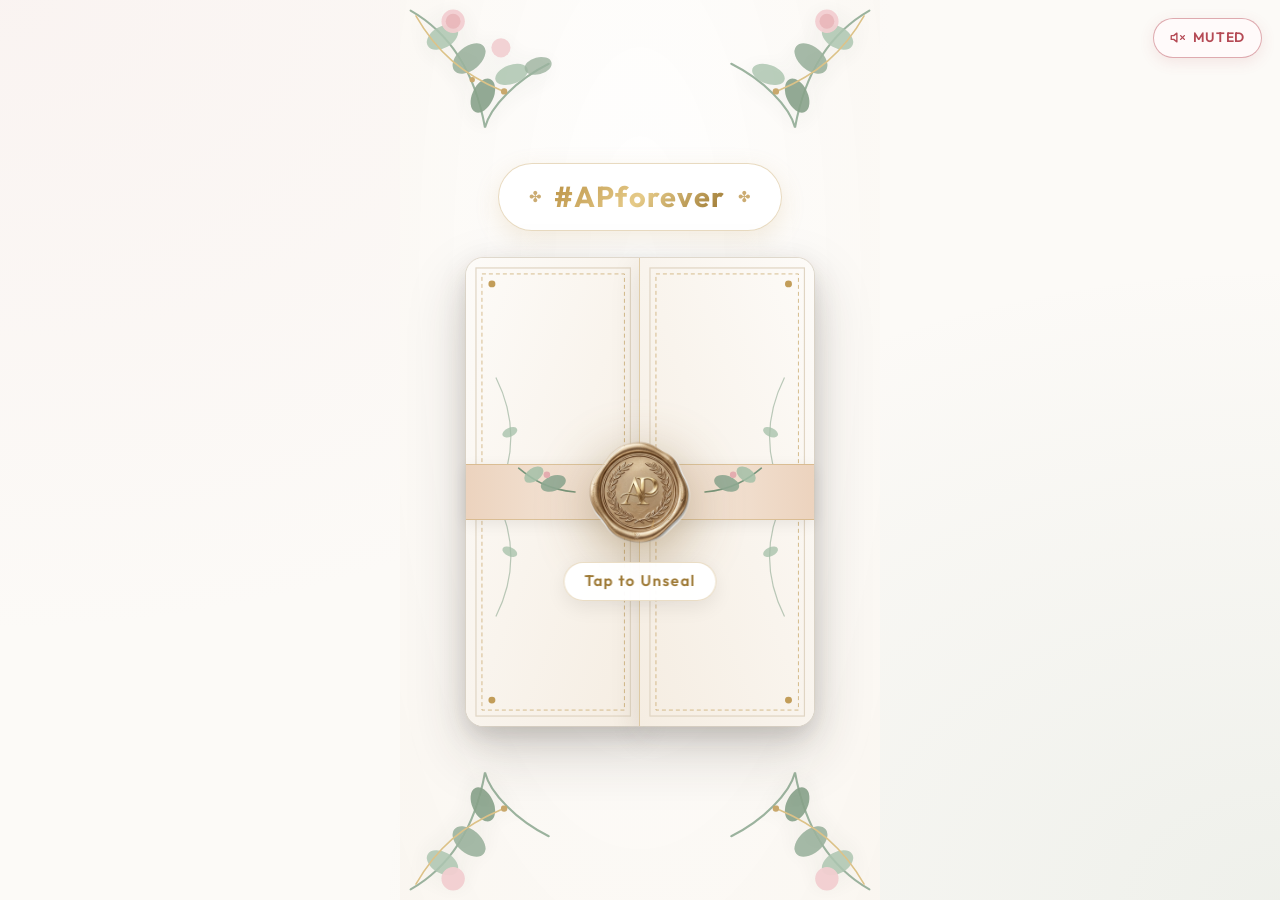
<file: index.html>
<!DOCTYPE html>
<html lang="en">

<head>
  <meta charset="UTF-8" />
  <meta name="viewport" content="width=device-width, initial-scale=1.0, maximum-scale=1.0, user-scalable=no" />
  <title>Akash & Pranshi Wedding Invitation | #APforever</title>

  <!-- SEO & Social Sharing (WhatsApp / iMessage Preview) -->
  <meta name="description"
    content="With the heavenly blessings of our elders, Akash & Pranshi cordially invite you to celebrate their wedding on 12th & 20th November 2026." />
  <meta property="og:title" content="Akash & Pranshi are Getting Married! #APforever" />
  <meta property="og:description" content="Tap to open the 3D wedding invitation and explore celebrations." />
  <meta property="og:image" content="./previews/modern_botanical_hybrid_mockup_1789224368327.jpg" />
  <meta property="og:type" content="website" />

  <!-- Google Web Fonts -->
  <link rel="preconnect" href="https://fonts.googleapis.com">
  <link rel="preconnect" href="https://fonts.gstatic.com" crossorigin>
  <link
    href="https://fonts.googleapis.com/css2?family=Alex+Brush&family=Cormorant+Garamond:ital,wght@0,400;0,600;0,700;1,400&family=Great+Vibes&family=Monsieur+La+Doulaise&family=Noto+Serif+Devanagari:wght@500;600;700&family=Outfit:wght@300;400;500;600;700&family=Pinyon+Script&family=Rozha+One&display=swap"
    rel="stylesheet">

  <!-- Stylesheets (Cache-busted for mobile browsers) -->
  <link rel="stylesheet" href="./css/style.css?v=6.2" />
  <link rel="stylesheet" href="./css/envelope.css?v=4.0" />
  <link rel="stylesheet" href="./css/celebrate.css?v=2.1" />
</head>

<body>

  <!-- Floating Falling Rose & Eucalyptus Petals Canvas -->
  <canvas id="petal-canvas"></canvas>
  <!-- Fullscreen Royal Fireworks & Rocket Canvas -->
  <canvas id="fireworks-canvas"></canvas>

  <!-- Ambient Audio Floating Pill -->
  <div class="audio-control-pill muted" id="audio-pill" title="Click to Play Music">
    <span class="audio-icon-muted">
      <svg width="15" height="15" viewBox="0 0 24 24" fill="none" stroke="#b54a55" stroke-width="2.2"
        stroke-linecap="round" stroke-linejoin="round">
        <polygon points="11 5 6 9 2 9 2 15 6 15 11 19 11 5"></polygon>
        <line x1="23" y1="9" x2="17" y2="15"></line>
        <line x1="17" y1="9" x2="23" y2="15"></line>
      </svg>
    </span>
    <span class="audio-label">Muted</span>
  </div>

  <!-- Background Wedding Music Audio Element -->
  <audio id="wedding-audio" loop preload="auto">
    <source src="assets/audio/wedding_music.mp3" type="audio/mpeg">
    <source src="assets/audio/bg-music.mp3" type="audio/mpeg">
  </audio>

  <!-- Toast Notification Container -->
  <div class="toast-notification" id="toast">Address copied to clipboard!</div>

  <div class="app-container">

    <!-- ======================================================================
         Stage 1: 3D Wax Seal & Envelope (Interactive Opening)
         ====================================================================== -->
    <div class="envelope-screen-wrapper" id="envelope-screen">

      <!-- Lush Botanical Corner Garlands (SVG) -->
      <svg class="screen-floral-corner top-left" viewBox="0 0 160 160" fill="none">
        <path d="M10 10 C45 30 70 65 80 120 C85 100 110 75 140 60" stroke="#8ea992" stroke-width="2"
          stroke-linecap="round" />
        <!-- Eucalyptus Leaves -->
        <ellipse cx="40" cy="35" rx="16" ry="10" transform="rotate(-30 40 35)" fill="#a3bfa7" opacity="0.85" />
        <ellipse cx="65" cy="55" rx="18" ry="11" transform="rotate(-40 65 55)" fill="#8ea992" opacity="0.9" />
        <ellipse cx="78" cy="90" rx="17" ry="10" transform="rotate(-65 78 90)" fill="#78967c" opacity="0.9" />
        <ellipse cx="105" cy="70" rx="16" ry="9" transform="rotate(-20 105 70)" fill="#a3bfa7" opacity="0.85" />
        <ellipse cx="130" cy="62" rx="13" ry="8" transform="rotate(-15 130 62)" fill="#8ea992" opacity="0.8" />
        <!-- Blush Flower Buds -->
        <circle cx="50" cy="20" r="11" fill="#f0c8cb" opacity="0.95" />
        <circle cx="50" cy="20" r="7" fill="#e5adb1" opacity="0.9" />
        <circle cx="95" cy="45" r="9" fill="#f0c8cb" opacity="0.9" />
        <!-- Golden Branch Accents -->
        <path d="M15 15 C35 50 60 70 95 85" stroke="#d8ba78" stroke-width="1.5" stroke-linecap="round" />
        <circle cx="98" cy="86" r="3" fill="#c29d59" />
        <circle cx="68" cy="75" r="2.5" fill="#c29d59" />
      </svg>

      <svg class="screen-floral-corner top-right" viewBox="0 0 160 160" fill="none">
        <path d="M10 10 C45 30 70 65 80 120 C85 100 110 75 140 60" stroke="#8ea992" stroke-width="2"
          stroke-linecap="round" />
        <ellipse cx="40" cy="35" rx="16" ry="10" transform="rotate(-30 40 35)" fill="#a3bfa7" opacity="0.85" />
        <ellipse cx="65" cy="55" rx="18" ry="11" transform="rotate(-40 65 55)" fill="#8ea992" opacity="0.9" />
        <ellipse cx="78" cy="90" rx="17" ry="10" transform="rotate(-65 78 90)" fill="#78967c" opacity="0.9" />
        <ellipse cx="105" cy="70" rx="16" ry="9" transform="rotate(-20 105 70)" fill="#a3bfa7" opacity="0.85" />
        <circle cx="50" cy="20" r="11" fill="#f0c8cb" opacity="0.95" />
        <circle cx="50" cy="20" r="7" fill="#e5adb1" opacity="0.9" />
        <path d="M15 15 C35 50 60 70 95 85" stroke="#d8ba78" stroke-width="1.5" stroke-linecap="round" />
        <circle cx="98" cy="86" r="3" fill="#c29d59" />
      </svg>

      <svg class="screen-floral-corner bottom-left" viewBox="0 0 160 160" fill="none">
        <path d="M10 10 C45 30 70 65 80 120 C85 100 110 75 140 60" stroke="#8ea992" stroke-width="2"
          stroke-linecap="round" />
        <ellipse cx="40" cy="35" rx="16" ry="10" transform="rotate(-30 40 35)" fill="#a3bfa7" opacity="0.85" />
        <ellipse cx="65" cy="55" rx="18" ry="11" transform="rotate(-40 65 55)" fill="#8ea992" opacity="0.9" />
        <ellipse cx="78" cy="90" rx="17" ry="10" transform="rotate(-65 78 90)" fill="#78967c" opacity="0.9" />
        <circle cx="50" cy="20" r="11" fill="#f0c8cb" opacity="0.95" />
        <path d="M15 15 C35 50 60 70 95 85" stroke="#d8ba78" stroke-width="1.5" stroke-linecap="round" />
        <circle cx="98" cy="86" r="3" fill="#c29d59" />
      </svg>

      <svg class="screen-floral-corner bottom-right" viewBox="0 0 160 160" fill="none">
        <path d="M10 10 C45 30 70 65 80 120 C85 100 110 75 140 60" stroke="#8ea992" stroke-width="2"
          stroke-linecap="round" />
        <ellipse cx="40" cy="35" rx="16" ry="10" transform="rotate(-30 40 35)" fill="#a3bfa7" opacity="0.85" />
        <ellipse cx="65" cy="55" rx="18" ry="11" transform="rotate(-40 65 55)" fill="#8ea992" opacity="0.9" />
        <ellipse cx="78" cy="90" rx="17" ry="10" transform="rotate(-65 78 90)" fill="#78967c" opacity="0.9" />
        <circle cx="50" cy="20" r="11" fill="#f0c8cb" opacity="0.95" />
        <path d="M15 15 C35 50 60 70 95 85" stroke="#d8ba78" stroke-width="1.5" stroke-linecap="round" />
        <circle cx="98" cy="86" r="3" fill="#c29d59" />
      </svg>

      <!-- Elegant Hashtag Crest above Envelope -->
      <div class="envelope-intro-header">
        <div class="envelope-hashtag-crest">
          <span class="hashtag-flourish">✤</span>
          <span class="envelope-hashtag">#APforever</span>
          <span class="hashtag-flourish">✤</span>
        </div>
      </div>
      <div class="envelope-stage">
        <div class="envelope" id="main-envelope">

          <!-- Inside Royal Invitation Card (Revealed as palace doors open, then expands into full screen) -->
          <!-- Inside Royal Invitation Card (Floats Upwards upon unsealing) -->
          <div class="envelope-invitation-card" id="envelope-card" style="padding: 0; overflow: hidden; background: transparent; border: none; opacity: 0; visibility: hidden;">
            <div class="divine-popup-card theme-botanical" id="active-divine-card">
              <!-- Matching Royal Theme Frame with Corner Flourishes -->
              <div class="divine-card-frame">
                <div class="frame-corner top-left"></div>
                <div class="frame-corner top-right"></div>
                <div class="frame-corner bottom-left"></div>
                <div class="frame-corner bottom-right"></div>

                <!-- Center AP Monogram Logo: Positioned above and between the joining hands -->
                <div class="divine-ap-logo-wrap framed-logo">
                  <img src="./assets/ap_logo_brown.png" alt="AP Logo" class="divine-ap-logo-img" id="divine-ap-logo-img" />
                </div>

                <!-- Sacred Artwork: Both hands originate flush from the left and right frame lines -->
                <div class="divine-cutout-wrap framed-hands" id="divine-cutout-wrap">
                  <div class="divine-cutout-aura"></div>
                  <img src="./assets/shiva_parvati_vivah_hands.png?v=3.0" alt="Shiva Parvati Vivah Divine Hands Union" class="divine-hands-cutout" id="divine-hands-cutout" />
                </div>

                <!-- Bottom Footer: Couple Names -->
                <div class="divine-footer framed-footer">
                  <div class="divine-names-wrap">
                    <span class="divine-name name-akash">Akash</span>
                    <span class="divine-amp">&amp;</span>
                    <span class="divine-name name-pranshi">Pranshi</span>
                  </div>
                </div>
              </div>
            </div>
          </div>

          <!-- Gatefold Palace Doors: Left Door & Right Door -->
          <div class="gatefold-door gatefold-left" id="gatefold-left">
            <svg class="gatefold-door-svg" viewBox="0 0 175 470" preserveAspectRatio="none">
              <defs>
                <linearGradient id="gateGradL" x1="0%" y1="0%" x2="100%" y2="100%">
                  <stop offset="0%" stop-color="#fdfbf8" />
                  <stop offset="100%" stop-color="#f5ede2" />
                </linearGradient>
              </defs>
              <rect x="0" y="0" width="175" height="470" fill="url(#gateGradL)" />
              <rect x="10" y="10" width="155" height="450" fill="none" stroke="#e0d5c3" stroke-width="1.2" />
              <rect x="16" y="16" width="143" height="438" fill="none" stroke="#c29d59" stroke-width="1"
                stroke-dasharray="4,3" opacity="0.65" />
              <circle cx="26" cy="26" r="3.5" fill="#c29d59" />
              <circle cx="26" cy="444" r="3.5" fill="#c29d59" />
              <path d="M 30 120 C 50 160 50 200 30 240 C 50 280 50 320 30 360" stroke="#8ea992" stroke-width="1.2"
                fill="none" opacity="0.6" />
              <ellipse cx="44" cy="175" rx="8" ry="4.5" transform="rotate(-25 44 175)" fill="#a3bfa7" opacity="0.75" />
              <ellipse cx="44" cy="295" rx="8" ry="4.5" transform="rotate(25 44 295)" fill="#a3bfa7" opacity="0.75" />
            </svg>
          </div>

          <div class="gatefold-door gatefold-right" id="gatefold-right">
            <svg class="gatefold-door-svg" viewBox="0 0 175 470" preserveAspectRatio="none">
              <defs>
                <linearGradient id="gateGradR" x1="100%" y1="0%" x2="0%" y2="100%">
                  <stop offset="0%" stop-color="#fdfbf8" />
                  <stop offset="100%" stop-color="#f5ede2" />
                </linearGradient>
              </defs>
              <rect x="0" y="0" width="175" height="470" fill="url(#gateGradR)" />
              <rect x="10" y="10" width="155" height="450" fill="none" stroke="#e0d5c3" stroke-width="1.2" />
              <rect x="16" y="16" width="143" height="438" fill="none" stroke="#c29d59" stroke-width="1"
                stroke-dasharray="4,3" opacity="0.65" />
              <circle cx="149" cy="26" r="3.5" fill="#c29d59" />
              <circle cx="149" cy="444" r="3.5" fill="#c29d59" />
              <path d="M 145 120 C 125 160 125 200 145 240 C 125 280 125 320 145 360" stroke="#8ea992"
                stroke-width="1.2" fill="none" opacity="0.6" />
              <ellipse cx="131" cy="175" rx="8" ry="4.5" transform="rotate(25 131 175)" fill="#a3bfa7" opacity="0.75" />
              <ellipse cx="131" cy="295" rx="8" ry="4.5" transform="rotate(-25 131 295)" fill="#a3bfa7"
                opacity="0.75" />
            </svg>
          </div>

          <!-- Silk Ribbon Band across the Center Seam -->
          <div class="envelope-ribbon-band" id="envelope-ribbon-band"></div>

          <!-- Botanical Sprigs flanking the Seal -->
          <svg class="seal-botanical-wings" id="seal-wings" viewBox="0 0 240 80" fill="none">
            <path d="M60 40 C35 38 20 28 8 18" stroke="#78967c" stroke-width="1.5" stroke-linecap="round" />
            <ellipse cx="40" cy="32" rx="12" ry="7" transform="rotate(-20 40 32)" fill="#8ea992" opacity="0.9" />
            <ellipse cx="22" cy="24" rx="10" ry="6" transform="rotate(-35 22 24)" fill="#a3bfa7" opacity="0.85" />
            <circle cx="34" cy="24" r="3" fill="#e5adb1" />
            <path d="M180 40 C205 38 220 28 232 18" stroke="#78967c" stroke-width="1.5" stroke-linecap="round" />
            <ellipse cx="200" cy="32" rx="12" ry="7" transform="rotate(20 200 32)" fill="#8ea992" opacity="0.9" />
            <ellipse cx="218" cy="24" rx="10" ry="6" transform="rotate(35 218 24)" fill="#a3bfa7" opacity="0.85" />
            <circle cx="206" cy="24" r="3" fill="#e5adb1" />
          </svg>

          <!-- 3D Gold Wax Seal Monogram Locking Palace Doors -->
          <div class="wax-seal-wrapper" id="wax-seal-wrapper">
            <div class="wax-seal-stamp" id="wax-seal-stamp">
              <div class="seal-ring"></div>
              <div class="seal-monogram">AP</div>
            </div>
            <div class="seal-prompt" id="seal-prompt">Tap to Unseal</div>
          </div>

        </div>
      </div>
    </div>

    <!-- ======================================================================
         Stage 2: Full Wedding Invitation Card & Celebrations
         ====================================================================== -->
    <main id="wedding-card-view">

      <!-- Auspicious Hero Card -->
      <section class="hero-invitation-card">

        <!-- Lord Ganesha Auspicious Crest -->
        <div class="ganesha-crest">
          <img src="./assets/ganesha_gold.png" alt="Lord Ganesha" class="ganesha-icon-img" />
          <div class="ganesha-shloka">॥ श्री गणेशाय नमः ॥</div>
        </div>

        <span class="hashtag-pill">#APforever</span>

        <p class="invite-prose" style="font-size: 0.92rem; margin-bottom: 14px;">
          With the heavenly blessings of our beloved elders and families, we joyfully invite you to celebrate the
          wedding of
        </p>

        <!-- Couple Names Typography -->
        <div class="couple-names-block">
          <span class="couple-name name-akash">Akash</span>
          <span class="ampersand">&</span>
          <span class="couple-name name-pranshi">Pranshi</span>
        </div>

        <div class="gold-flourish-divider">
          <span class="flourish-symbol">✤</span>
        </div>

        <p class="invite-prose">
          Two souls, two families, united in love and lifelong companionship.
        </p>

        <!-- Live Countdown Timer -->
        <div class="countdown-container">
          <div class="countdown-title">Counting Down to Our Auspicious Union</div>
          <div class="countdown-grid">
            <div class="countdown-slot">
              <div class="countdown-number" id="cd-days">00</div>
              <div class="countdown-unit">Days</div>
            </div>
            <div class="countdown-slot">
              <div class="countdown-number" id="cd-hours">00</div>
              <div class="countdown-unit">Hours</div>
            </div>
            <div class="countdown-slot">
              <div class="countdown-number" id="cd-minutes">00</div>
              <div class="countdown-unit">Mins</div>
            </div>
            <div class="countdown-slot">
              <div class="countdown-number" id="cd-seconds">00</div>
              <div class="countdown-unit">Secs</div>
            </div>
          </div>
        </div>

        <!-- Action Buttons Grid -->
        <div class="cta-actions-group">
          <!-- Celebrate Our Union Button (Multi-Rocket Salvo Celebration) -->
          <button class="btn-celebrate celebrate-theme-3" id="btn-celebrate" title="Click to launch celebration fireworks!">
            <span class="celebrate-icon">🌺</span>
            <span class="celebrate-label">Click here to Celebrate Our Union</span>
          </button>

          <button class="btn-gold" id="btn-add-calendar">
            <span>📅 Add to Google Calendar</span>
          </button>
        </div>

      </section>

      <!-- ======================================================================
           Section: Interactive Itinerary Tabs (No Sangeet)
           ====================================================================== -->
      <section class="section-container" id="schedule-section">
        <div class="section-header">
          <span class="section-label">Wedding Festivities</span>
          <h2 class="section-heading">Ceremony Itinerary</h2>
        </div>

        <!-- Interaction Affordance Cue -->
        <div class="tab-interaction-cue">
          <span>✨ 2-Day Celebrations • Tap below to switch ✦</span>
        </div>

        <!-- Tab Pills with Smooth Sliding Indicator & Dual-Tier Date Badges -->
        <div class="tab-pills-wrapper" id="tab-pills-wrapper" data-active-tab="tab-tilak">
          <div class="tab-slider-indicator" id="tab-slider-indicator"></div>
          <button class="tab-pill-btn active" data-tab="tab-tilak">
            <span class="tab-btn-title">Tilak Ceremony</span>
            <span class="tab-btn-badge">Day 1 • Nov 12</span>
          </button>
          <button class="tab-pill-btn" data-tab="tab-wedding">
            <span class="tab-btn-title">The Wedding</span>
            <span class="tab-btn-badge">Day 2 • Nov 20</span>
          </button>
        </div>

        <!-- Tab Content 1: Tilak Ceremony -->
        <div class="tab-content-card active" id="tab-tilak">
          <span class="ceremony-badge">Day 1 • Auspicious Blessings</span>
          <h3 class="ceremony-title">Tilak Ceremony</h3>
          <div class="ceremony-datetime">
            <span>🗓️ Thursday, 12th November 2026</span>
          </div>

          <!-- Event Schedule Milestones -->
          <div class="timeline-milestones">
            <div class="milestone-item">
              <span class="milestone-time">06:00 PM</span>
              <div class="milestone-content">
                <strong>Tilak Ceremony</strong>
                <span>Sacred tilak rituals, auspicious blessings, and familial honor to sanctify the auspicious bond</span>
                <div class="milestone-attire-row">
                  <span class="milestone-attire-label">🟡 Attire: Royal Traditional / Festive Ethnic</span>
                  <div class="milestone-swatch-discs">
                    <div class="swatch-halo-disc" style="background: #D4AF37;" title="Royal Gold"></div>
                    <div class="swatch-halo-disc" style="background: #E58E26;" title="Auspicious Saffron"></div>
                    <div class="swatch-halo-disc" style="background: #8A1C24;" title="Festive Maroon"></div>
                    <div class="swatch-halo-disc" style="background: #FDFBF7;" title="Raw Silk Ivory"></div>
                  </div>
                </div>
              </div>
            </div>
            <div class="milestone-item">
              <span class="milestone-time">08:00 PM</span>
              <div class="milestone-content">
                <strong>Dinner</strong>
                <span>Celebratory royal dinner feast with loved ones</span>
              </div>
            </div>
          </div>

          <div class="ceremony-venue-box">
            <div class="venue-header-row">
              <span class="venue-name">📍 Akash's Residence</span>
              <button class="btn-copy-address" onclick="copyAddress('House No. 238, Sparsh Paradise, Phase II, Rahimabad, Sarojini Nagar, Lucknow, Uttar Pradesh')">📋
                Copy</button>
            </div>
            House No. 238, Sparsh Paradise, Phase II,<br>
            Rahimabad, Sarojini Nagar, Lucknow, Uttar Pradesh
          </div>

          <button class="btn-gold" onclick="openDirections('tilak')">
            <span>🗺️ Get Directions on Google Maps</span>
          </button>
        </div>

        <!-- Tab Content 2: The Wedding -->
        <div class="tab-content-card" id="tab-wedding">
          <span class="ceremony-badge">Day 2 • Sacred Union & Celebrations</span>
          <h3 class="ceremony-title">The Wedding</h3>
          <div class="ceremony-datetime">
            <span>🗓️ Friday, 20th November 2026</span>
          </div>

          <!-- Event Schedule Milestones -->
          <div class="timeline-milestones">
            <div class="milestone-item">
              <span class="milestone-time">09:00 AM</span>
              <div class="milestone-content">
                <strong>Baraat Nikasi</strong>
                <span class="milestone-highlight-note">
                  📌 <em>Please note: The baraat will set out from our residence on Friday, 20 November 2026, at 9:00 AM. Your timely presence is kindly requested.</em>
                </span>
              </div>
            </div>
            <div class="milestone-item">
              <span class="milestone-time">08:00 PM</span>
              <div class="milestone-content">
                <strong>Baraat Swagat</strong>
                <span>Welcoming the groom with joy and drums</span>
              </div>
            </div>
            <div class="milestone-item">
              <span class="milestone-time">08:30 PM</span>
              <div class="milestone-content">
                <strong>Jaimala</strong>
                <span>Exchange of sacred floral garlands</span>
              </div>
            </div>
            <div class="milestone-item">
              <span class="milestone-time">09:00 PM</span>
              <div class="milestone-content">
                <strong>Dinner</strong>
                <span>Celebratory royal dinner banquet with loved ones</span>
              </div>
            </div>
            <div class="milestone-item">
              <span class="milestone-time">Next Day ~06:00 AM</span>
              <div class="milestone-content">
                <strong>Vidayi</strong>
                <span>Heartfelt farewell & lifelong blessings</span>
              </div>
            </div>
          </div>

          <div class="ceremony-venue-box">
            <div class="venue-header-row">
              <span class="venue-name">📍 HB Klyde Premier</span>
              <button class="btn-copy-address"
                onclick="copyAddress('HB Klyde Premier, Near Aryabhatta International School, Zero Point, Rampur Road, Moradabad, Uttar Pradesh 244001')">📋
                Copy</button>
            </div>
            Near Aryabhatta International School, Zero Point,<br>
            Rampur Road, Moradabad, Uttar Pradesh 244001
          </div>

          <button class="btn-gold" onclick="openDirections('wedding')">
            <span>🗺️ Get Directions on Google Maps</span>
          </button>
        </div>

      </section>

      <!-- ======================================================================
           Section: Digital "Shower Blessings" Guestbook
           ====================================================================== -->
      <section class="section-container" id="guestbook-section">
        <div class="section-header">
          <span class="section-label">Your Love & Prayers</span>
          <h2 class="section-heading">Shower Blessings</h2>
        </div>

        <div class="guestbook-card">
          <form class="blessing-form" id="blessing-form">
            <input type="text" id="guest-name" class="input-field" placeholder="Your Name" required />
            <textarea id="guest-message" class="textarea-field"
              placeholder="Share your heartfelt blessing or warm message for the couple..." required></textarea>
            <button type="submit" class="btn-shower" id="btn-shower-submit">
              <span>🌸 Shower Blessings on Akash & Pranshi</span>
            </button>
          </form>

          <!-- Blessing Submission Confirmation Notice -->
          <div class="blessing-success-banner" id="blessing-success-banner" style="display: none;" role="status">
            <h4 class="success-banner-title">🌸 Thank you for your blessings!</h4>
          </div>

          <!-- Wishes Stream -->
          <div class="wishes-stream" id="wishes-stream">
            <!-- Dynamically populated by guestbook.js -->
          </div>
        </div>
      </section>

      <!-- Footer -->
      <footer>
        <!-- Closing Botanical Lotus Garland -->
        <svg class="footer-lotus-garland" viewBox="0 0 240 40" fill="none">
          <!-- Center Lotus -->
          <path d="M120 6 C115 15 110 24 120 31 C130 24 125 15 120 6 Z" fill="#c29d59" opacity="0.95" />
          <path d="M120 16 C111 17 104 23 113 30 C117 28 119 23 120 16 Z" fill="#dfbe7d" opacity="0.9" />
          <path d="M120 16 C129 17 136 23 127 30 C123 28 121 23 120 16 Z" fill="#dfbe7d" opacity="0.9" />
          <circle cx="120" cy="3" r="1.8" fill="#c29d59" />
          <!-- Left Vine & Leaves -->
          <path d="M108 26 C88 26 68 20 38 22 C24 23 10 24 0 24" stroke="#c29d59" stroke-width="1.2"
            stroke-linecap="round" />
          <ellipse cx="88" cy="20" rx="8" ry="4.5" transform="rotate(-15 88 20)" fill="#8ea992" opacity="0.88" />
          <ellipse cx="66" cy="24" rx="7" ry="4" transform="rotate(18 66 24)" fill="#a3bfa7" opacity="0.85" />
          <ellipse cx="44" cy="19" rx="6" ry="3.5" transform="rotate(-10 44 19)" fill="#78967c" opacity="0.88" />
          <circle cx="76" cy="15" r="2" fill="#c29d59" />
          <circle cx="54" cy="26" r="1.8" fill="#e5adb1" />
          <!-- Right Vine & Leaves -->
          <path d="M132 26 C152 26 172 20 202 22 C216 23 230 24 240 24" stroke="#c29d59" stroke-width="1.2"
            stroke-linecap="round" />
          <ellipse cx="152" cy="20" rx="8" ry="4.5" transform="rotate(15 152 20)" fill="#8ea992" opacity="0.88" />
          <ellipse cx="174" cy="24" rx="7" ry="4" transform="rotate(-18 174 24)" fill="#a3bfa7" opacity="0.85" />
          <ellipse cx="196" cy="19" rx="6" ry="3.5" transform="rotate(10 196 19)" fill="#78967c" opacity="0.88" />
          <circle cx="164" cy="15" r="2" fill="#c29d59" />
          <circle cx="186" cy="26" r="1.8" fill="#e5adb1" />
        </svg>

        <p style="font-weight: 600; color: var(--color-primary); margin-bottom: 8px;">#APforever</p>

        <!-- With Best Compliments From Box -->
        <div class="compliments-box">
          <div class="compliments-title"><strong>With Best Compliments From</strong></div>
          <div class="compliments-names"><strong>Mr. NK Dubey &amp; Mrs. Madhuri Dubey</strong></div>
          <div class="compliments-address">
            House No. 238, Sparsh Paradise, Phase II,<br>
            Rahimabad, Sarojini Nagar, Lucknow, Uttar Pradesh
          </div>
        </div>

        <!-- Bottom Flourish Baseline -->
        <div class="footer-bottom-flourish">
          <span>✦</span>
          <span>❖</span>
          <span>✦</span>
        </div>
      </footer>

    </main>

  </div>

  <!-- High-Performance 60fps Animation Library: GSAP 3.12 (Offline-first with CDN Fallback) -->
  <script src="./js/libs/gsap.min.js"></script>
  <script>
    if (typeof gsap === 'undefined') {
      document.write('<script src="https://cdnjs.cloudflare.com/ajax/libs/gsap/3.12.5/gsap.min.js"><\/script>');
    }
  </script>

  <!-- Scripts (Cache-busted for mobile browsers) -->
  <script src="./js/petals.js?v=2.2"></script>
  <script src="./js/app.js?v=2.3"></script>
  <script src="./js/envelope.js?v=3.9"></script>
  <script src="./js/countdown.js?v=2.2"></script>
  <script src="./js/schedule.js?v=2.4"></script>
  <script src="./js/celebrate.js?v=2.0"></script>
  <script src="./js/guestbook.js?v=3.2"></script>

</body>

</html>
</file>
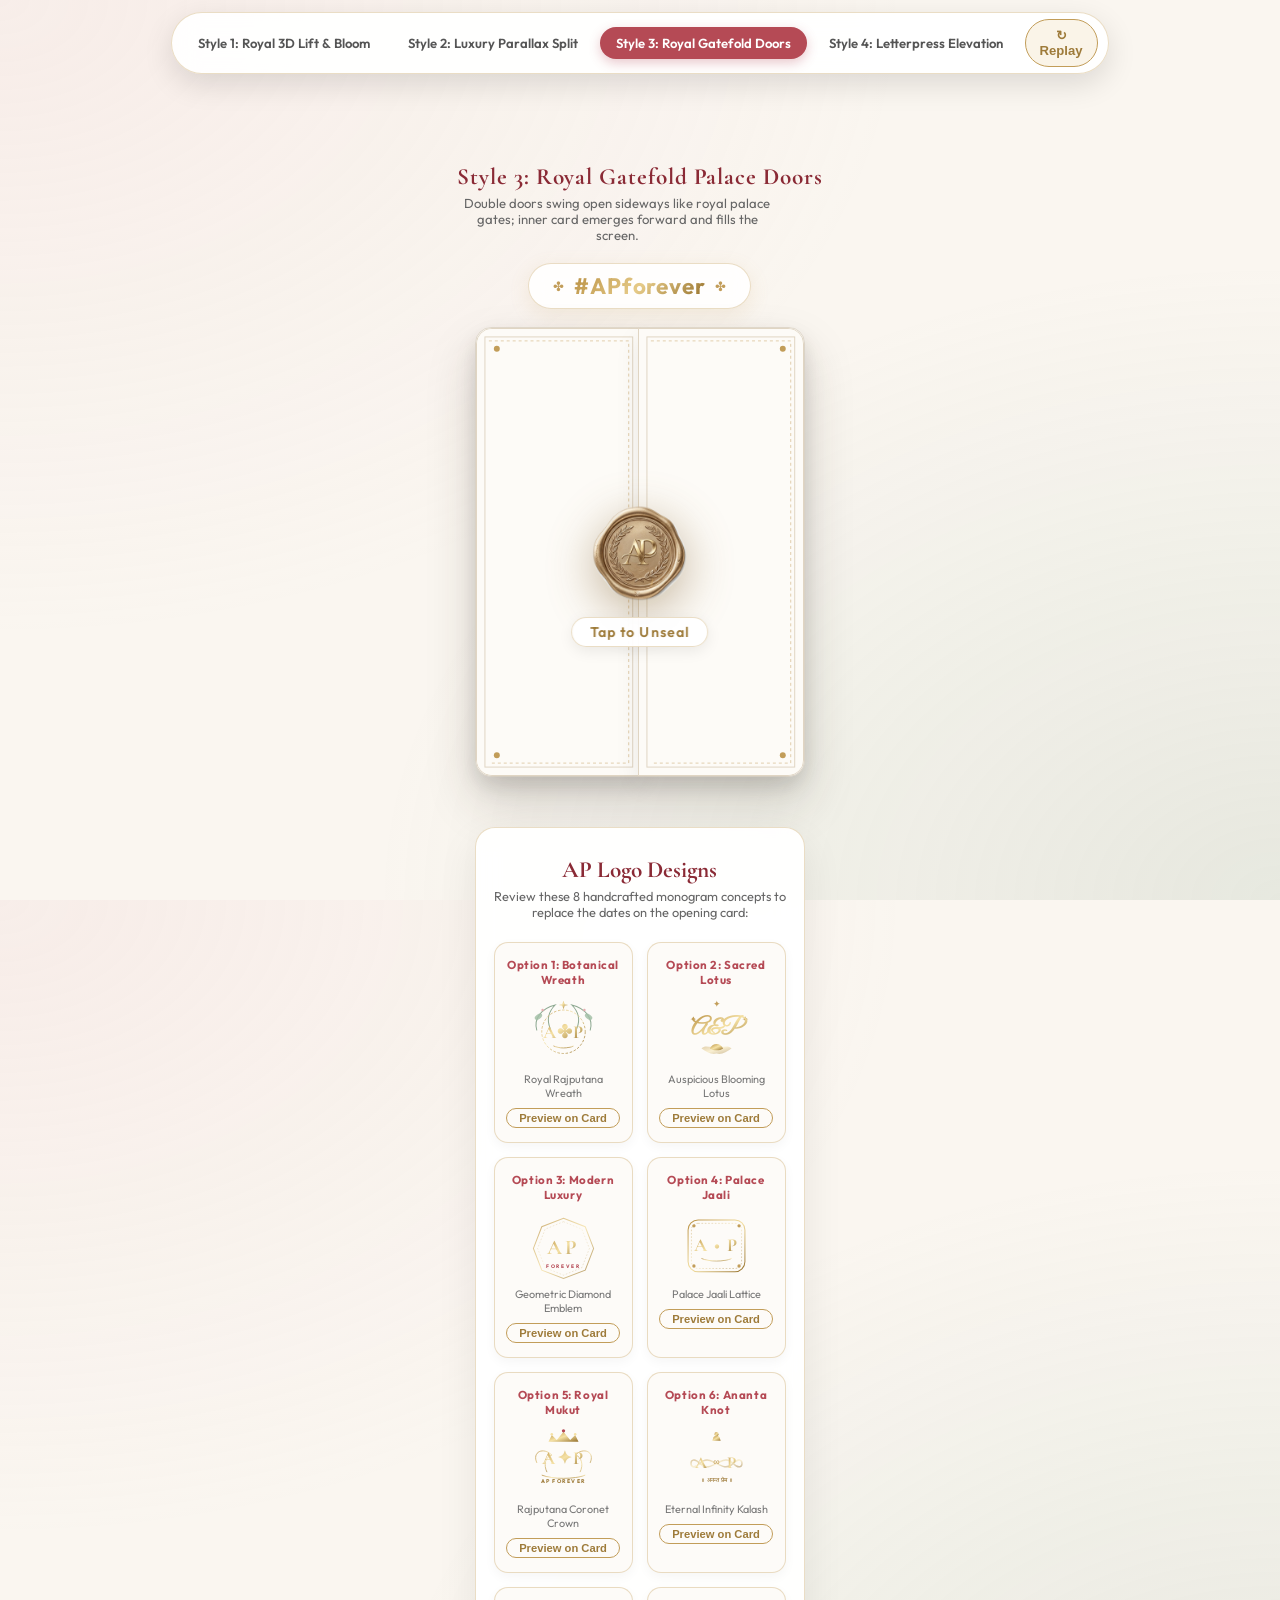
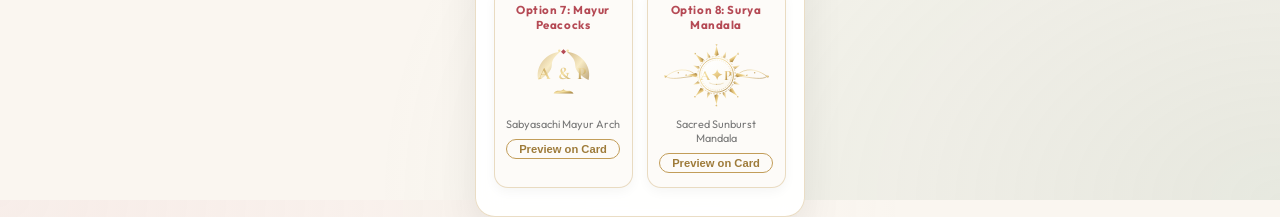
<file: envelope-demo.html>
<!DOCTYPE html>
<html lang="en">
<head>
  <meta charset="UTF-8">
  <meta name="viewport" content="width=device-width, initial-scale=1.0, maximum-scale=1.0, user-scalable=no">
  <title>Akash & Pranshi — Envelope Animation Showcase</title>
  
  <!-- Google Fonts -->
  <link rel="preconnect" href="https://fonts.googleapis.com">
  <link rel="preconnect" href="https://fonts.gstatic.com" crossorigin>
  <link href="https://fonts.googleapis.com/css2?family=Alex+Brush&family=Cormorant+Garamond:ital,wght@0,400;0,600;0,700;1,400&family=Great+Vibes&family=Noto+Serif+Devanagari:wght@500;600;700&family=Outfit:wght@300;400;500;600;700&display=swap" rel="stylesheet">
  
  <!-- GSAP 3.12 (Offline-first) -->
  <script src="./js/libs/gsap.min.js"></script>
  <script>
    if (typeof gsap === 'undefined') {
      document.write('<script src="https://cdnjs.cloudflare.com/ajax/libs/gsap/3.12.5/gsap.min.js"><\/script>');
    }
  </script>

  <link rel="stylesheet" href="./css/divine-card.css" />
  <style>
    :root {
      --color-primary: #b54a55;
      --color-primary-dark: #8a2a35;
      --color-gold: #c29d59;
      --color-gold-dark: #9e7b3a;
      --color-sage: #4a5d4e;
      --color-bg: #faf6f0;
      --font-serif: 'Cormorant Garamond', Georgia, serif;
      --font-sans: 'Outfit', sans-serif;
      --font-hindi: 'Noto Serif Devanagari', serif;
    }

    * {
      box-sizing: border-box;
      margin: 0;
      padding: 0;
      -webkit-tap-highlight-color: transparent;
    }

    body {
      font-family: var(--font-sans);
      background-color: var(--color-bg);
      background-image: 
        radial-gradient(at 0% 0%, rgba(234, 197, 200, 0.18) 0px, transparent 50%),
        radial-gradient(at 100% 100%, rgba(142, 169, 146, 0.18) 0px, transparent 50%);
      color: #2c2523;
      min-height: 100vh;
      overflow-x: hidden;
      display: flex;
      flex-direction: column;
      align-items: center;
    }

    /* Style Selector Bar (Sticky Top) */
    .style-picker-bar {
      position: fixed;
      top: 12px;
      left: 50%;
      transform: translateX(-50%);
      z-index: 9999;
      background: rgba(255, 255, 255, 0.94);
      backdrop-filter: blur(14px);
      -webkit-backdrop-filter: blur(14px);
      border: 1px solid rgba(194, 157, 89, 0.35);
      box-shadow: 0 10px 30px rgba(0, 0, 0, 0.12);
      border-radius: 999px;
      padding: 6px 10px;
      display: flex;
      align-items: center;
      gap: 6px;
      max-width: 95vw;
      overflow-x: auto;
    }

    .style-btn {
      background: transparent;
      border: none;
      padding: 8px 16px;
      border-radius: 999px;
      font-family: var(--font-sans);
      font-size: 0.82rem;
      font-weight: 600;
      color: #555;
      cursor: pointer;
      white-space: nowrap;
      transition: all 0.25s ease;
    }

    .style-btn:hover {
      color: var(--color-primary);
      background: rgba(181, 74, 85, 0.06);
    }

    .style-btn.active {
      background: var(--color-primary);
      color: #fff;
      box-shadow: 0 4px 12px rgba(181, 74, 85, 0.3);
    }

    .replay-btn {
      background: #faf4e8;
      border: 1px solid var(--color-gold);
      color: var(--color-gold-dark);
      padding: 8px 14px;
      border-radius: 999px;
      font-size: 0.82rem;
      font-weight: 700;
      cursor: pointer;
      display: flex;
      align-items: center;
      gap: 5px;
      transition: all 0.2s ease;
    }

    .replay-btn:hover {
      background: var(--color-gold);
      color: #fff;
    }

    /* Main Showcase Stage */
    .showcase-stage {
      width: 100%;
      max-width: 440px;
      min-height: 100vh;
      position: relative;
      display: flex;
      flex-direction: column;
      align-items: center;
      justify-content: center;
      padding: 80px 16px 40px;
    }

    /* Style Info Header */
    .style-description-banner {
      text-align: center;
      margin-bottom: 20px;
      z-index: 10;
      animation: fadeInDown 0.4s ease;
    }

    .banner-title {
      font-family: var(--font-serif);
      font-size: 1.45rem;
      font-weight: 700;
      color: var(--color-primary-dark);
      letter-spacing: 0.04em;
    }

    .banner-desc {
      font-size: 0.82rem;
      color: #666;
      margin-top: 4px;
      max-width: 320px;
    }

    /* Hashtag Crest */
    .hashtag-crest {
      display: inline-flex;
      align-items: center;
      gap: 10px;
      background: rgba(255, 255, 255, 0.88);
      backdrop-filter: blur(10px);
      padding: 8px 24px;
      border-radius: 999px;
      border: 1px solid rgba(194, 157, 89, 0.35);
      box-shadow: 0 6px 20px rgba(194, 157, 89, 0.15);
      margin-bottom: 18px;
    }

    .hashtag-text {
      font-family: 'Outfit', sans-serif;
      font-size: 1.4rem;
      font-weight: 700;
      letter-spacing: 0.04em;
      background: linear-gradient(135deg, #b88f42 0%, #e6cb89 50%, #946f29 100%);
      -webkit-background-clip: text;
      -webkit-text-fill-color: transparent;
      text-transform: none;
    }

    /* Envelope 3D Stage */
    .envelope-box {
      width: 330px;
      height: 450px;
      position: relative;
      perspective: 1400px;
      margin: 0 auto;
    }

    /* The Main Envelope Base */
    .env-wrapper {
      position: relative;
      width: 100%;
      height: 100%;
      background: #fbf9f5;
      border-radius: 16px;
      box-shadow: 0 25px 50px rgba(50, 40, 30, 0.18), 0 8px 20px rgba(0,0,0,0.06);
      border: 1.5px solid #e2dacd;
      transform-style: preserve-3d;
      overflow: visible;
    }

    /* =======================================================================
       Common Envelope Elements
       ======================================================================= */
    
    /* Top Flap (Style 1 & 4) */
    .env-flap-top {
      position: absolute;
      top: 0;
      left: 0;
      width: 100%;
      height: 225px;
      transform-origin: top center;
      z-index: 25;
      backface-visibility: visible;
    }

    .env-flap-top svg {
      width: 100%;
      height: 100%;
      display: block;
      overflow: visible;
    }

    /* Gatefold Left & Right Doors (Style 3) */
    .gate-door-left, .gate-door-right {
      position: absolute;
      top: 0;
      width: 50.5%;
      height: 100%;
      z-index: 24;
      background: #fdfbf7;
      border: 1.5px solid #e0d5c3;
      box-shadow: 0 10px 25px rgba(0,0,0,0.08);
      display: flex;
      flex-direction: column;
      align-items: center;
      justify-content: center;
      overflow: hidden;
    }

    .gate-door-left {
      left: 0;
      border-top-left-radius: 16px;
      border-bottom-left-radius: 16px;
      transform-origin: left center;
    }

    .gate-door-right {
      right: 0;
      border-top-right-radius: 16px;
      border-bottom-right-radius: 16px;
      transform-origin: right center;
    }

    /* The Inside Invitation Card */
    .invitation-card {
      position: absolute;
      top: 15px;
      left: 15px;
      right: 15px;
      height: 420px;
      background: #ffffff;
      border-radius: 12px;
      border: 1px solid rgba(194, 157, 89, 0.4);
      box-shadow: 0 4px 18px rgba(0, 0, 0, 0.06);
      display: flex;
      flex-direction: column;
      align-items: center;
      padding: 22px 16px;
      text-align: center;
      z-index: 10;
      will-change: transform, opacity, box-shadow;
    }

    .invitation-card::before {
      content: '';
      position: absolute;
      top: 6px; left: 6px; right: 6px; bottom: 6px;
      border: 1px solid rgba(194, 157, 89, 0.3);
      border-radius: 8px;
      pointer-events: none;
    }

    .card-ganesha {
      width: 44px;
      height: auto;
      margin-bottom: 4px;
      filter: drop-shadow(0 2px 5px rgba(194, 157, 89, 0.3));
    }

    .card-shloka {
      font-family: var(--font-hindi);
      font-size: 0.82rem;
      font-weight: 600;
      color: var(--color-gold-dark);
    }

    .card-hashtag {
      font-size: 0.7rem;
      font-weight: 700;
      color: var(--color-primary);
      letter-spacing: 0.12em;
      background: rgba(181, 74, 85, 0.08);
      border: 1px solid rgba(181, 74, 85, 0.2);
      padding: 2px 12px;
      border-radius: 999px;
      margin: 6px 0;
      text-transform: none;
    }

    .card-names {
      font-family: 'Great Vibes', 'Alex Brush', cursive;
      font-size: 2.1rem;
      font-weight: 400;
      color: #1a1a1a;
      line-height: 1.15;
    }

    .card-amp {
      font-family: 'Alex Brush', cursive;
      font-size: 1.25rem;
      color: var(--color-gold);
    }

    .card-date {
      font-size: 0.78rem;
      font-weight: 600;
      color: var(--color-gold-dark);
      margin-top: 4px;
    }

    /* Envelope Pocket Front */
    .env-pocket-front {
      position: absolute;
      top: 0;
      left: 0;
      width: 100%;
      height: 100%;
      z-index: 15;
      pointer-events: none;
      border-radius: 16px;
      overflow: visible;
    }

    .env-pocket-front svg {
      width: 100%;
      height: 100%;
      display: block;
    }

    /* Ribbon Belly Band */
    .ribbon-band {
      position: absolute;
      top: 225px;
      left: 0;
      right: 0;
      height: 54px;
      transform: translateY(-50%);
      background: linear-gradient(90deg, #ecd3be 0%, #f7ede3 50%, #ecd3be 100%);
      border-top: 1px solid rgba(194, 157, 89, 0.4);
      border-bottom: 1px solid rgba(194, 157, 89, 0.4);
      box-shadow: 0 4px 12px rgba(0,0,0,0.05);
      z-index: 18;
      pointer-events: none;
    }

    /* 3D Wax Seal */
    .seal-wrap {
      position: absolute;
      top: 225px;
      left: 50%;
      transform: translate(-50%, -50%);
      z-index: 35;
      cursor: pointer;
      display: flex;
      flex-direction: column;
      align-items: center;
      transition: transform 0.25s ease;
    }

    .seal-wrap:hover {
      transform: translate(-50%, -50%) scale(1.05);
    }

    .seal-stamp {
      width: 104px;
      height: 104px;
      border-radius: 50%;
      background-image: url('./assets/wax_seal_pa.png?v=2');
      background-position: center;
      background-repeat: no-repeat;
      background-size: contain;
      filter: drop-shadow(0 12px 24px rgba(117, 82, 27, 0.42));
      animation: pulseGlow 2.4s infinite ease-in-out;
    }

    @keyframes pulseGlow {
      0%, 100% { transform: scale(1); filter: drop-shadow(0 12px 24px rgba(117, 82, 27, 0.42)); }
      50% { transform: scale(1.03); filter: drop-shadow(0 16px 32px rgba(194, 157, 89, 0.65)); }
    }

    .seal-cue {
      position: absolute;
      top: calc(100% + 12px);
      left: 50%;
      transform: translateX(-50%);
      white-space: nowrap;
      margin-top: 0;
      font-family: var(--font-sans);
      font-size: 0.88rem;
      font-weight: 600;
      letter-spacing: 0.08em;
      color: var(--color-gold-dark);
      background: rgba(255, 255, 255, 0.95);
      backdrop-filter: blur(8px);
      padding: 5px 18px;
      border-radius: 999px;
      box-shadow: 0 4px 15px rgba(0,0,0,0.08);
      border: 1px solid rgba(194, 157, 89, 0.35);
      animation: bounceCue 2s infinite ease-in-out;
    }

    @keyframes bounceCue {
      0%, 100% { transform: translateX(-50%) translateY(0); }
      50% { transform: translateX(-50%) translateY(-3px); }
    }

    /* Destination Full Screen Preview Card (Revealed upon settling) */
    .settled-full-screen {
      position: absolute;
      top: 0;
      left: 0;
      width: 100%;
      height: 100%;
      background: #ffffff;
      border-radius: 20px;
      border: 1px solid rgba(194, 157, 89, 0.35);
      box-shadow: 0 20px 50px rgba(0,0,0,0.12);
      padding: 36px 20px;
      display: flex;
      flex-direction: column;
      align-items: center;
      text-align: center;
      z-index: 50;
      opacity: 0;
      pointer-events: none;
      transform: scale(0.95);
    }

    .full-ganesha {
      width: 58px;
      margin-bottom: 8px;
    }

    .full-shloka {
      font-family: var(--font-hindi);
      font-size: 1rem;
      color: var(--color-gold-dark);
      font-weight: 600;
    }

    .full-names {
      font-family: 'Great Vibes', cursive;
      font-size: 2.8rem;
      color: #1a1a1a;
      margin: 22px 0 10px;
      line-height: 1.1;
    }

    .full-prose {
      font-size: 0.88rem;
      color: #555;
      line-height: 1.55;
      max-width: 300px;
      margin: 10px 0 16px;
    }

    .full-badge {
      display: inline-block;
      font-size: 0.8rem;
      font-weight: 700;
      color: var(--color-primary);
      background: rgba(181, 74, 85, 0.08);
      padding: 6px 18px;
      border-radius: 999px;
      border: 1px solid rgba(181, 74, 85, 0.25);
    }

    .success-pill {
      margin-top: 18px;
      font-size: 0.78rem;
      color: var(--color-sage);
      font-weight: 600;
      background: rgba(74, 93, 78, 0.1);
      padding: 4px 14px;
      border-radius: 999px;
    }

    @keyframes fadeInDown {
      from { opacity: 0; transform: translateY(-10px); }
      to { opacity: 1; transform: translateY(0); }
    }
  </style>
</head>
<body>

  <!-- Top Style Switcher Bar -->
  <div class="style-picker-bar">
    <button class="style-btn active" data-style="1">Style 1: Royal 3D Lift &amp; Bloom</button>
    <button class="style-btn" data-style="2">Style 2: Luxury Parallax Split</button>
    <button class="style-btn" data-style="3">Style 3: Royal Gatefold Doors</button>
    <button class="style-btn" data-style="4">Style 4: Letterpress Elevation</button>
    <button class="replay-btn" id="replay-btn" title="Replay current animation">↻ Replay</button>
  </div>

  <div class="showcase-stage">
    
    <!-- Style Info Banner -->
    <div class="style-description-banner" id="style-banner">
      <h2 class="banner-title" id="banner-title">Style 1: Royal 3D Lift &amp; Bloom</h2>
      <p class="banner-desc" id="banner-desc">Flawless 3D top flap fold, upward card pop, then smooth camera zoom filling the screen with zero tearing.</p>
    </div>

    <!-- Hashtag Crest -->
    <div class="hashtag-crest">
      <span style="color: var(--color-gold); font-size: 0.8rem;">✤</span>
      <span class="hashtag-text">#APforever</span>
      <span style="color: var(--color-gold); font-size: 0.8rem;">✤</span>
    </div>

    <!-- Envelope Container -->
    <div class="envelope-box" id="envelope-box">
      <div class="env-wrapper" id="main-env">

        <!-- 1. Top Flap (Styles 1 & 4) -->
        <div class="env-flap-top" id="flap-top">
          <svg viewBox="0 0 330 225" preserveAspectRatio="none">
            <defs>
              <linearGradient id="flapG" x1="0%" y1="0%" x2="0%" y2="100%">
                <stop offset="0%" stop-color="#fdfbf8" />
                <stop offset="100%" stop-color="#f4ebe0" />
              </linearGradient>
            </defs>
            <path d="M 0 0 L 330 0 L 170 221 Q 165 225 160 221 L 0 0 Z" fill="url(#flapG)" stroke="#dfd4c2" stroke-width="1.2" />
            <path d="M 20 8 L 165 210 L 310 8" fill="none" stroke="#c29d59" stroke-width="1" opacity="0.6" stroke-dasharray="3,3" />
          </svg>
        </div>

        <!-- 2. Gatefold Doors (Style 3) -->
        <div class="gate-door-left" id="gate-left" style="display: none;">
          <svg width="100%" height="100%" viewBox="0 0 165 450" preserveAspectRatio="none">
            <rect x="0" y="0" width="165" height="450" fill="#fdfbf7" />
            <rect x="8" y="8" width="149" height="434" fill="none" stroke="#e0d5c3" stroke-width="1" />
            <path d="M 12 12 L 153 12 L 153 438 L 12 438" fill="none" stroke="#c29d59" stroke-width="0.8" stroke-dasharray="3,3" opacity="0.6" />
            <!-- Ornate Corner Motifs -->
            <circle cx="20" cy="20" r="3" fill="#c29d59" />
            <circle cx="20" cy="430" r="3" fill="#c29d59" />
          </svg>
        </div>
        <div class="gate-door-right" id="gate-right" style="display: none;">
          <svg width="100%" height="100%" viewBox="0 0 165 450" preserveAspectRatio="none">
            <rect x="0" y="0" width="165" height="450" fill="#fdfbf7" />
            <rect x="8" y="8" width="149" height="434" fill="none" stroke="#e0d5c3" stroke-width="1" />
            <path d="M 12 12 L 153 12 L 153 438 L 12 438" fill="none" stroke="#c29d59" stroke-width="0.8" stroke-dasharray="3,3" opacity="0.6" />
            <circle cx="145" cy="20" r="3" fill="#c29d59" />
            <circle cx="145" cy="430" r="3" fill="#c29d59" />
          </svg>
        </div>

        <!-- 3. Inside Invitation Card -->
        <div class="invitation-card" id="inner-card" style="padding: 0; overflow: hidden; background: transparent; border: none;">
          <div class="divine-popup-card theme-botanical" id="demo-divine-card" style="width: 100%; height: 100%;">
            <div class="divine-card-frame">
              <div class="frame-corner top-left"></div>
              <div class="frame-corner top-right"></div>
              <div class="frame-corner bottom-left"></div>
              <div class="frame-corner bottom-right"></div>

              <div class="divine-ap-logo-wrap framed-logo">
                <img src="./assets/ap_logo_brown.png" alt="AP Logo" class="divine-ap-logo-img" id="demo-divine-logo-img" />
              </div>

              <div class="divine-cutout-wrap framed-hands" id="demo-cutout-wrap">
                <div class="divine-cutout-aura"></div>
                <img src="./assets/shiva_parvati_vivah_hands.png" alt="Shiva Parvati Vivah Divine Hands Union" class="divine-hands-cutout" id="demo-hands-cutout" />
              </div>

              <div class="divine-footer framed-footer">
                <div class="divine-names-wrap">
                  <span class="divine-name name-akash">Akash</span>
                  <span class="divine-amp">&amp;</span>
                  <span class="divine-name name-pranshi">Pranshi</span>
                </div>
              </div>
            </div>
          </div>
        </div>

        <!-- 4. Envelope Pocket Front (Vector SVG) -->
        <div class="env-pocket-front" id="pocket-front">
          <svg viewBox="0 0 330 450" preserveAspectRatio="none">
            <defs>
              <linearGradient id="pocketG" x1="0%" y1="0%" x2="0%" y2="100%">
                <stop offset="0%" stop-color="#fdfbf8" />
                <stop offset="100%" stop-color="#f6efe4" />
              </linearGradient>
            </defs>
            <!-- Left Flap -->
            <polygon points="-1,-1 166,226 -1,451" fill="#eee5d8" stroke="#dfd4c2" stroke-width="0.8" />
            <!-- Right Flap -->
            <polygon points="331,-1 164,226 331,451" fill="#eee5d8" stroke="#dfd4c2" stroke-width="0.8" />
            <!-- Bottom Flap -->
            <path d="M -1 451 L 160 213 Q 165 210 170 213 L 331 451 Z" fill="url(#pocketG)" stroke="#ded3c1" stroke-width="1.2" />
            <path d="M 22 438 L 165 224 L 308 438" fill="none" stroke="#c29d59" stroke-width="1" opacity="0.55" stroke-dasharray="3,3" />
          </svg>

          <!-- Silk Ribbon Band -->
          <div class="ribbon-band" id="ribbon-band"></div>

          <!-- Botanical Wings behind Seal -->
          <svg class="seal-wings" style="position: absolute; top: 225px; left: 50%; transform: translate(-50%, -50%); width: 250px; height: 90px; pointer-events: none; z-index: 19;" viewBox="0 0 240 80" fill="none">
            <path d="M60 40 C35 38 20 28 8 18" stroke="#78967c" stroke-width="1.5" stroke-linecap="round" />
            <ellipse cx="40" cy="32" rx="12" ry="7" transform="rotate(-20 40 32)" fill="#8ea992" opacity="0.9" />
            <ellipse cx="22" cy="24" rx="10" ry="6" transform="rotate(-35 22 24)" fill="#a3bfa7" opacity="0.85" />
            <circle cx="34" cy="24" r="3" fill="#e5adb1" />
            <path d="M180 40 C205 38 220 28 232 18" stroke="#78967c" stroke-width="1.5" stroke-linecap="round" />
            <ellipse cx="200" cy="32" rx="12" ry="7" transform="rotate(20 200 32)" fill="#8ea992" opacity="0.9" />
            <ellipse cx="218" cy="24" rx="10" ry="6" transform="rotate(35 218 24)" fill="#a3bfa7" opacity="0.85" />
            <circle cx="206" cy="24" r="3" fill="#e5adb1" />
          </svg>
        </div>

        <!-- 5. 3D Wax Seal Monogram -->
        <div class="seal-wrap" id="seal-wrap">
          <div class="seal-stamp" id="seal-stamp"></div>
          <div class="seal-cue" id="seal-cue">Tap to Unseal</div>
        </div>

      </div>

      <!-- Destination Full Screen View (Screen Fill Result) -->
      <div class="settled-full-screen" id="settled-screen">
        <img src="./assets/ganesha_gold.png" alt="Lord Ganesha" class="full-ganesha">
        <span class="full-shloka">॥ श्री गणेशाय नमः ॥</span>
        <h1 class="full-names">Akash &amp; Pranshi</h1>
        <p class="full-prose">With blessings from both families, we warmly welcome you to our wedding celebrations.</p>
        <div class="success-pill">✓ Seamless Screen Fill Complete</div>
    </div>

    <!-- =====================================================================
         AP Logo Suggestions Showcase (Choose for Opening Card)
         ===================================================================== -->
    <div style="width: 100%; max-width: 440px; margin-top: 50px; background: rgba(255,255,255,0.95); backdrop-filter: blur(12px); border-radius: 20px; border: 1.5px solid rgba(194, 157, 89, 0.35); box-shadow: 0 15px 40px rgba(0,0,0,0.08); padding: 28px 18px; text-align: center;">
      <h3 style="font-family: var(--font-serif); font-size: 1.45rem; color: var(--color-primary-dark); font-weight: 700; margin-bottom: 4px;">AP Logo Designs</h3>
      <p style="font-size: 0.8rem; color: #666; margin-bottom: 22px;">Review these 8 handcrafted monogram concepts to replace the dates on the opening card:</p>

      <div style="display: grid; grid-template-columns: 1fr 1fr; gap: 14px;">
        
        <!-- Logo 1: Imperial Botanical Wreath -->
        <div class="logo-choice-card" id="logo-card-1" style="background: #fdfbf8; border: 1.5px solid rgba(194, 157, 89, 0.35); border-radius: 14px; padding: 14px 10px; display: flex; flex-direction: column; align-items: center; box-shadow: 0 4px 12px rgba(0,0,0,0.04); transition: all 0.25s ease;">
          <span style="font-size: 0.72rem; font-weight: 700; color: var(--color-primary); letter-spacing: 0.05em; margin-bottom: 6px;">Option 1: Botanical Wreath</span>
          <svg viewBox="0 0 140 85" style="width: 100%; height: 75px;" fill="none">
            <defs>
              <linearGradient id="demoLogoGold1" x1="0%" y1="0%" x2="100%" y2="100%">
                <stop offset="0%" stop-color="#b88f42" />
                <stop offset="40%" stop-color="#f5e1a4" />
                <stop offset="100%" stop-color="#946f29" />
              </linearGradient>
            </defs>
            <path d="M 38 42 C 34 28 44 16 60 12 C 52 20 50 30 54 40" stroke="#8ea992" stroke-width="1.2" stroke-linecap="round" />
            <ellipse cx="40" cy="26" rx="5" ry="2.8" transform="rotate(-35 40 26)" fill="#a3bfa7" opacity="0.85" />
            <circle cx="45" cy="18" r="1.5" fill="#e5adb1" />
            <path d="M 102 42 C 106 28 96 16 80 12 C 88 20 90 30 86 40" stroke="#8ea992" stroke-width="1.2" stroke-linecap="round" />
            <ellipse cx="100" cy="26" rx="5" ry="2.8" transform="rotate(35 100 26)" fill="#a3bfa7" opacity="0.85" />
            <circle cx="95" cy="18" r="1.5" fill="#e5adb1" />
            <circle cx="70" cy="44" r="26" stroke="url(#demoLogoGold1)" stroke-width="1" stroke-dasharray="3,2" />
            <path d="M 70 7 L 71.5 11 L 75.5 12 L 71.5 13 L 70 17 L 68.5 13 L 64.5 12 L 68.5 11 Z" fill="url(#demoLogoGold1)" />
            <text x="70" y="52" font-family="'Cormorant Garamond', serif" font-size="22" font-weight="700" letter-spacing="1.5" fill="url(#demoLogoGold1)" text-anchor="middle">A✤P</text>
            <path d="M 58 61 C 64 64 76 64 82 61" stroke="url(#demoLogoGold1)" stroke-width="1" />
          </svg>
          <span style="font-size: 0.68rem; color: #777; margin-top: 4px;">Royal Rajputana Wreath</span>
          <button onclick="previewLogo(1)" style="margin-top: 8px; background: transparent; border: 1px solid var(--color-gold); color: var(--color-gold-dark); border-radius: 999px; padding: 3px 12px; font-size: 0.7rem; font-weight: 700; cursor: pointer;">Preview on Card</button>
        </div>

        <!-- Logo 2: Sacred Lotus Padma -->
        <div class="logo-choice-card" id="logo-card-2" style="background: #fdfbf8; border: 1.5px solid rgba(194, 157, 89, 0.35); border-radius: 14px; padding: 14px 10px; display: flex; flex-direction: column; align-items: center; box-shadow: 0 4px 12px rgba(0,0,0,0.04); transition: all 0.25s ease;">
          <span style="font-size: 0.72rem; font-weight: 700; color: var(--color-primary); letter-spacing: 0.05em; margin-bottom: 6px;">Option 2: Sacred Lotus</span>
          <svg viewBox="0 0 140 85" style="width: 100%; height: 75px;" fill="none">
            <defs>
              <linearGradient id="demoLogoGold2" x1="0%" y1="0%" x2="100%" y2="100%">
                <stop offset="0%" stop-color="#b88f42" />
                <stop offset="50%" stop-color="#f5e1a4" />
                <stop offset="100%" stop-color="#946f29" />
              </linearGradient>
            </defs>
            <!-- Sacred Lotus Base -->
            <path d="M 52 64 C 58 58 64 66 70 60 C 76 66 82 58 88 64 C 82 68 76 72 70 70 C 64 72 58 68 52 64 Z" fill="url(#demoLogoGold2)" opacity="0.45" />
            <path d="M 62 64 C 66 57 74 57 78 64 C 74 67 66 67 62 64 Z" fill="url(#demoLogoGold2)" />
            <!-- Star flourishes -->
            <text x="38" y="32" font-size="10" fill="#c29d59">✦</text>
            <text x="100" y="32" font-size="10" fill="#c29d59">✦</text>
            <text x="70" y="14" font-size="11" fill="#c29d59" text-anchor="middle">✦</text>
            <!-- Flowing Cursive AP -->
            <text x="70" y="47" font-family="'Great Vibes', cursive" font-size="28" font-weight="700" fill="url(#demoLogoGold2)" text-anchor="middle">A&amp;P</text>
          </svg>
          <span style="font-size: 0.68rem; color: #777; margin-top: 4px;">Auspicious Blooming Lotus</span>
          <button onclick="previewLogo(2)" style="margin-top: 8px; background: transparent; border: 1px solid var(--color-gold); color: var(--color-gold-dark); border-radius: 999px; padding: 3px 12px; font-size: 0.7rem; font-weight: 700; cursor: pointer;">Preview on Card</button>
        </div>

        <!-- Logo 3: Modern Royal Geometric -->
        <div class="logo-choice-card" id="logo-card-3" style="background: #fdfbf8; border: 1.5px solid rgba(194, 157, 89, 0.35); border-radius: 14px; padding: 14px 10px; display: flex; flex-direction: column; align-items: center; box-shadow: 0 4px 12px rgba(0,0,0,0.04); transition: all 0.25s ease;">
          <span style="font-size: 0.72rem; font-weight: 700; color: var(--color-primary); letter-spacing: 0.05em; margin-bottom: 6px;">Option 3: Modern Luxury</span>
          <svg viewBox="0 0 140 85" style="width: 100%; height: 75px;" fill="none">
            <defs>
              <linearGradient id="demoLogoGold3" x1="0%" y1="0%" x2="100%" y2="100%">
                <stop offset="0%" stop-color="#b88f42" />
                <stop offset="50%" stop-color="#f5e1a4" />
                <stop offset="100%" stop-color="#946f29" />
              </linearGradient>
            </defs>
            <!-- Geometric Octagon Frame -->
            <polygon points="70,10 96,20 106,46 96,72 70,82 44,72 34,46 44,20" fill="none" stroke="url(#demoLogoGold3)" stroke-width="1.2" opacity="0.75" />
            <polygon points="70,14 92,23 101,46 92,69 70,78 48,69 39,46 48,23" fill="none" stroke="url(#demoLogoGold3)" stroke-width="0.6" stroke-dasharray="2,2" opacity="0.5" />
            <!-- High Fashion Interlocked Monogram -->
            <text x="70" y="53" font-family="'Cormorant Garamond', serif" font-size="25" font-weight="700" letter-spacing="3" fill="url(#demoLogoGold3)" text-anchor="middle">AP</text>
            <text x="70" y="69" font-family="'Outfit', sans-serif" font-size="6" font-weight="700" letter-spacing="2" fill="var(--color-primary)" text-anchor="middle">FOREVER</text>
          </svg>
          <span style="font-size: 0.68rem; color: #777; margin-top: 4px;">Geometric Diamond Emblem</span>
          <button onclick="previewLogo(3)" style="margin-top: 8px; background: transparent; border: 1px solid var(--color-gold); color: var(--color-gold-dark); border-radius: 999px; padding: 3px 12px; font-size: 0.7rem; font-weight: 700; cursor: pointer;">Preview on Card</button>
        </div>

        <!-- Logo 4: Heritage Palace Jaali Medallion -->
        <div class="logo-choice-card" id="logo-card-4" style="background: #fdfbf8; border: 1.5px solid rgba(194, 157, 89, 0.35); border-radius: 14px; padding: 14px 10px; display: flex; flex-direction: column; align-items: center; box-shadow: 0 4px 12px rgba(0,0,0,0.04); transition: all 0.25s ease;">
          <span style="font-size: 0.72rem; font-weight: 700; color: var(--color-primary); letter-spacing: 0.05em; margin-bottom: 6px;">Option 4: Palace Jaali</span>
          <svg viewBox="0 0 140 85" style="width: 100%; height: 75px;" fill="none">
            <defs>
              <linearGradient id="demoLogoGold4" x1="0%" y1="0%" x2="100%" y2="100%">
                <stop offset="0%" stop-color="#b88f42" />
                <stop offset="50%" stop-color="#f5e1a4" />
                <stop offset="100%" stop-color="#946f29" />
              </linearGradient>
            </defs>
            <!-- Scalloped Heritage Medallion -->
            <rect x="36" y="12" width="68" height="62" rx="12" fill="none" stroke="url(#demoLogoGold4)" stroke-width="1.2" />
            <rect x="40" y="16" width="60" height="54" rx="8" fill="none" stroke="url(#demoLogoGold4)" stroke-width="0.8" stroke-dasharray="2,2" opacity="0.6" />
            <!-- Paisley corner accents -->
            <circle cx="43" cy="19" r="2" fill="#c29d59" />
            <circle cx="97" cy="19" r="2" fill="#c29d59" />
            <circle cx="43" cy="67" r="2" fill="#c29d59" />
            <circle cx="97" cy="67" r="2" fill="#c29d59" />
            <!-- Central Serif Initials -->
            <text x="70" y="49" font-family="'Cormorant Garamond', Georgia, serif" font-size="22" font-weight="700" letter-spacing="2" fill="url(#demoLogoGold4)" text-anchor="middle">A • P</text>
            <path d="M 52 58 C 60 62 80 62 88 58" stroke="url(#demoLogoGold4)" stroke-width="0.9" />
          </svg>
          <span style="font-size: 0.68rem; color: #777; margin-top: 4px;">Palace Jaali Lattice</span>
          <button onclick="previewLogo(4)" style="margin-top: 8px; background: transparent; border: 1px solid var(--color-gold); color: var(--color-gold-dark); border-radius: 999px; padding: 3px 12px; font-size: 0.7rem; font-weight: 700; cursor: pointer;">Preview on Card</button>
        </div>

        <!-- Logo 5: Royal Rajputana Mukut & Crest -->
        <div class="logo-choice-card" id="logo-card-5" style="background: #fdfbf8; border: 1.5px solid rgba(194, 157, 89, 0.35); border-radius: 14px; padding: 14px 10px; display: flex; flex-direction: column; align-items: center; box-shadow: 0 4px 12px rgba(0,0,0,0.04); transition: all 0.25s ease;">
          <span style="font-size: 0.72rem; font-weight: 700; color: var(--color-primary); letter-spacing: 0.05em; margin-bottom: 6px;">Option 5: Royal Mukut</span>
          <svg viewBox="0 0 140 85" style="width: 100%; height: 75px;" fill="none">
            <defs>
              <linearGradient id="demoLogoGold5" x1="0%" y1="0%" x2="100%" y2="100%">
                <stop offset="0%" stop-color="#b88f42" />
                <stop offset="50%" stop-color="#f5e1a4" />
                <stop offset="100%" stop-color="#946f29" />
              </linearGradient>
            </defs>
            <!-- Royal Mukut / Coronet Crown -->
            <path d="M 52 20 L 56 12 L 62 18 L 70 8 L 78 18 L 84 12 L 88 20 Z" fill="url(#demoLogoGold5)" />
            <circle cx="56" cy="11" r="1.5" fill="#f5e1a4" />
            <circle cx="70" cy="7" r="2" fill="#b54a55" />
            <circle cx="84" cy="11" r="1.5" fill="#f5e1a4" />
            <line x1="50" y1="21" x2="90" y2="21" stroke="url(#demoLogoGold5)" stroke-width="1.2" />
            <!-- Baroque Flourish Wings -->
            <path d="M 38 45 C 32 32 46 26 56 36 C 48 38 46 48 50 56" stroke="url(#demoLogoGold5)" stroke-width="1" stroke-linecap="round" />
            <path d="M 102 45 C 108 32 94 26 84 36 C 92 38 94 48 90 56" stroke="url(#demoLogoGold5)" stroke-width="1" stroke-linecap="round" />
            <!-- Central Serif Monogram -->
            <text x="70" y="47" font-family="'Cormorant Garamond', Georgia, serif" font-size="22" font-weight="700" letter-spacing="2" fill="url(#demoLogoGold5)" text-anchor="middle">A✦P</text>
            <!-- Lower Banner -->
            <path d="M 44 60 C 56 65 84 65 96 60" stroke="url(#demoLogoGold5)" stroke-width="1" />
            <text x="70" y="69" font-family="'Outfit', sans-serif" font-size="6.5" font-weight="700" letter-spacing="1.5" fill="var(--color-gold-dark)" text-anchor="middle">AP FOREVER</text>
          </svg>
          <span style="font-size: 0.68rem; color: #777; margin-top: 4px;">Rajputana Coronet Crown</span>
          <button onclick="previewLogo(5)" style="margin-top: 8px; background: transparent; border: 1px solid var(--color-gold); color: var(--color-gold-dark); border-radius: 999px; padding: 3px 12px; font-size: 0.7rem; font-weight: 700; cursor: pointer;">Preview on Card</button>
        </div>

        <!-- Logo 6: Ananta Bandhan Infinity Knot -->
        <div class="logo-choice-card" id="logo-card-6" style="background: #fdfbf8; border: 1.5px solid rgba(194, 157, 89, 0.35); border-radius: 14px; padding: 14px 10px; display: flex; flex-direction: column; align-items: center; box-shadow: 0 4px 12px rgba(0,0,0,0.04); transition: all 0.25s ease;">
          <span style="font-size: 0.72rem; font-weight: 700; color: var(--color-primary); letter-spacing: 0.05em; margin-bottom: 6px;">Option 6: Ananta Knot</span>
          <svg viewBox="0 0 140 85" style="width: 100%; height: 75px;" fill="none">
            <defs>
              <linearGradient id="demoLogoGold6" x1="0%" y1="0%" x2="100%" y2="100%">
                <stop offset="0%" stop-color="#b88f42" />
                <stop offset="50%" stop-color="#f5e1a4" />
                <stop offset="100%" stop-color="#946f29" />
              </linearGradient>
            </defs>
            <!-- Sacred Kalash Finial at Top -->
            <path d="M 66 16 C 66 12 74 12 74 16 L 75 19 L 65 19 Z" fill="url(#demoLogoGold6)" />
            <circle cx="70" cy="11" r="2.5" fill="url(#demoLogoGold6)" />
            <!-- Infinity Loop Contour -->
            <path d="M 50 46 C 36 32 36 60 50 46 C 64 32 76 60 90 46 C 104 32 104 60 90 46 C 76 32 64 60 50 46 Z" stroke="url(#demoLogoGold6)" stroke-width="1.8" fill="none" opacity="0.45" />
            <!-- Interwoven Initial Typography -->
            <text x="52" y="52" font-family="'Cormorant Garamond', serif" font-size="20" font-weight="700" fill="url(#demoLogoGold6)" text-anchor="middle">A</text>
            <text x="70" y="48" font-size="11" fill="#c29d59" text-anchor="middle">∞</text>
            <text x="88" y="52" font-family="'Cormorant Garamond', serif" font-size="20" font-weight="700" fill="url(#demoLogoGold6)" text-anchor="middle">P</text>
            <!-- Sanskrit Shloka Word -->
            <text x="70" y="68" font-family="'Noto Serif Devanagari', serif" font-size="7" font-weight="600" fill="var(--color-gold-dark)" text-anchor="middle">॥ अनन्त प्रेम ॥</text>
          </svg>
          <span style="font-size: 0.68rem; color: #777; margin-top: 4px;">Eternal Infinity Kalash</span>
          <button onclick="previewLogo(6)" style="margin-top: 8px; background: transparent; border: 1px solid var(--color-gold); color: var(--color-gold-dark); border-radius: 999px; padding: 3px 12px; font-size: 0.7rem; font-weight: 700; cursor: pointer;">Preview on Card</button>
        </div>

        <!-- Logo 7: Royal Mayur Peacocks -->
        <div class="logo-choice-card" id="logo-card-7" style="background: #fdfbf8; border: 1.5px solid rgba(194, 157, 89, 0.35); border-radius: 14px; padding: 14px 10px; display: flex; flex-direction: column; align-items: center; box-shadow: 0 4px 12px rgba(0,0,0,0.04); transition: all 0.25s ease;">
          <span style="font-size: 0.72rem; font-weight: 700; color: var(--color-primary); letter-spacing: 0.05em; margin-bottom: 6px;">Option 7: Mayur Peacocks</span>
          <svg viewBox="0 0 140 85" style="width: 100%; height: 75px;" fill="none">
            <defs>
              <linearGradient id="demoLogoGold7" x1="0%" y1="0%" x2="100%" y2="100%">
                <stop offset="0%" stop-color="#b88f42" />
                <stop offset="50%" stop-color="#f5e1a4" />
                <stop offset="100%" stop-color="#946f29" />
              </linearGradient>
            </defs>
            <!-- Left Peacock Silhouette Arch -->
            <path d="M 40 48 C 36 34 46 16 66 14 C 62 18 56 22 56 30 C 56 38 48 44 40 48 Z" fill="url(#demoLogoGold7)" opacity="0.6" />
            <circle cx="65" cy="13" r="1.5" fill="#f5e1a4" />
            <!-- Right Peacock Silhouette Arch -->
            <path d="M 100 48 C 104 34 94 16 74 14 C 78 18 84 22 84 30 C 84 38 92 44 100 48 Z" fill="url(#demoLogoGold7)" opacity="0.6" />
            <circle cx="75" cy="13" r="1.5" fill="#f5e1a4" />
            <!-- Central Diamond -->
            <polygon points="70,11 73,14 70,17 67,14" fill="#b54a55" />
            <!-- Blooming Lotus at Base -->
            <path d="M 58 64 C 62 58 66 63 70 59 C 74 63 78 58 82 64 Z" fill="url(#demoLogoGold7)" />
            <!-- Regal Names Monogram -->
            <text x="70" y="47" font-family="'Cormorant Garamond', Georgia, serif" font-size="21" font-weight="700" letter-spacing="1.5" fill="url(#demoLogoGold7)" text-anchor="middle">A &amp; P</text>
          </svg>
          <span style="font-size: 0.68rem; color: #777; margin-top: 4px;">Sabyasachi Mayur Arch</span>
          <button onclick="previewLogo(7)" style="margin-top: 8px; background: transparent; border: 1px solid var(--color-gold); color: var(--color-gold-dark); border-radius: 999px; padding: 3px 12px; font-size: 0.7rem; font-weight: 700; cursor: pointer;">Preview on Card</button>
        </div>

        <!-- Logo 8: Sacred Surya Mandala -->
        <div class="logo-choice-card" id="logo-card-8" style="background: #fdfbf8; border: 1.5px solid rgba(194, 157, 89, 0.35); border-radius: 14px; padding: 14px 10px; display: flex; flex-direction: column; align-items: center; box-shadow: 0 4px 12px rgba(0,0,0,0.04); transition: all 0.25s ease;">
          <span style="font-size: 0.72rem; font-weight: 700; color: var(--color-primary); letter-spacing: 0.05em; margin-bottom: 6px;">Option 8: Surya Mandala</span>
          <svg viewBox="0 0 190 105" style="width: 100%; height: 75px;" fill="none" xmlns="http://www.w3.org/2000/svg">
            <defs>
              <linearGradient id="demoLogoGold8" x1="0%" y1="0%" x2="100%" y2="100%">
                <stop offset="0%" stop-color="#b88f42" />
                <stop offset="30%" stop-color="#f7e4a8" />
                <stop offset="60%" stop-color="#ddba70" />
                <stop offset="100%" stop-color="#916c26" />
              </linearGradient>
              <linearGradient id="demoSuryaDisc" x1="0%" y1="0%" x2="100%" y2="100%">
                <stop offset="0%" stop-color="#ffffff" />
                <stop offset="60%" stop-color="#fdfcf8" />
                <stop offset="100%" stop-color="#fbf5e8" />
              </linearGradient>
            </defs>
            <g transform="translate(95, 52)">
              <path d="M -38 -4 C -54 -14 -72 -6 -82 2 C -74 8 -58 4 -40 2" stroke="url(#demoLogoGold8)" stroke-width="1" stroke-linecap="round" fill="none" opacity="0.85" />
              <circle cx="-83" cy="2" r="1.8" fill="url(#demoLogoGold8)" />
              <circle cx="-62" cy="-4" r="1.2" fill="#c29d59" opacity="0.8" />
              <path d="M 38 -4 C 54 -14 72 -6 82 2 C 74 8 58 4 40 2" stroke="url(#demoLogoGold8)" stroke-width="1" stroke-linecap="round" fill="none" opacity="0.85" />
              <circle cx="83" cy="2" r="1.8" fill="url(#demoLogoGold8)" />
              <circle cx="62" cy="-4" r="1.2" fill="#c29d59" opacity="0.8" />
              <g fill="url(#demoLogoGold8)">
                <polygon points="0,-48 3.5,-33 0,-31 -3.5,-33" /><circle cx="0" cy="-49.5" r="1.3" />
                <g transform="rotate(45)"><polygon points="0,-48 3.5,-33 0,-31 -3.5,-33" /><circle cx="0" cy="-49.5" r="1.3" /></g>
                <g transform="rotate(90)"><polygon points="0,-48 3.5,-33 0,-31 -3.5,-33" /><circle cx="0" cy="-49.5" r="1.3" /></g>
                <g transform="rotate(135)"><polygon points="0,-48 3.5,-33 0,-31 -3.5,-33" /><circle cx="0" cy="-49.5" r="1.3" /></g>
                <g transform="rotate(180)"><polygon points="0,-48 3.5,-33 0,-31 -3.5,-33" /><circle cx="0" cy="-49.5" r="1.3" /></g>
                <g transform="rotate(225)"><polygon points="0,-48 3.5,-33 0,-31 -3.5,-33" /><circle cx="0" cy="-49.5" r="1.3" /></g>
                <g transform="rotate(270)"><polygon points="0,-48 3.5,-33 0,-31 -3.5,-33" /><circle cx="0" cy="-49.5" r="1.3" /></g>
                <g transform="rotate(315)"><polygon points="0,-48 3.5,-33 0,-31 -3.5,-33" /><circle cx="0" cy="-49.5" r="1.3" /></g>
              </g>
              <g fill="url(#demoLogoGold8)" opacity="0.8">
                <g transform="rotate(22.5)"><polygon points="0,-41 2.4,-32 0,-30 -2.4,-32" /></g>
                <g transform="rotate(67.5)"><polygon points="0,-41 2.4,-32 0,-30 -2.4,-32" /></g>
                <g transform="rotate(112.5)"><polygon points="0,-41 2.4,-32 0,-30 -2.4,-32" /></g>
                <g transform="rotate(157.5)"><polygon points="0,-41 2.4,-32 0,-30 -2.4,-32" /></g>
                <g transform="rotate(202.5)"><polygon points="0,-41 2.4,-32 0,-30 -2.4,-32" /></g>
                <g transform="rotate(247.5)"><polygon points="0,-41 2.4,-32 0,-30 -2.4,-32" /></g>
                <g transform="rotate(292.5)"><polygon points="0,-41 2.4,-32 0,-30 -2.4,-32" /></g>
                <g transform="rotate(337.5)"><polygon points="0,-41 2.4,-32 0,-30 -2.4,-32" /></g>
              </g>
              <circle cx="0" cy="0" r="30.5" stroke="url(#demoLogoGold8)" stroke-width="1.1" stroke-dasharray="3,2" fill="none" opacity="0.85" />
              <circle cx="0" cy="0" r="27.5" fill="url(#demoSuryaDisc)" stroke="url(#demoLogoGold8)" stroke-width="1.3" />
              <circle cx="0" cy="0" r="24.5" stroke="url(#demoLogoGold8)" stroke-width="0.75" stroke-dasharray="1.8,1.8" fill="none" opacity="0.7" />
              <text x="0" y="8" font-family="'Cormorant Garamond', Georgia, serif" font-size="23" font-weight="700" letter-spacing="2" fill="url(#demoLogoGold8)" text-anchor="middle">A✦P</text>
              <path d="M -11 13 C -5 15.5 5 15.5 11 13" stroke="url(#demoLogoGold8)" stroke-width="0.8" stroke-linecap="round" fill="none" opacity="0.75" />
              <circle cx="0" cy="14.8" r="0.9" fill="url(#demoLogoGold8)" />
            </g>
          </svg>
          <span style="font-size: 0.68rem; color: #777; margin-top: 4px;">Sacred Sunburst Mandala</span>
          <button onclick="previewLogo(8)" style="margin-top: 8px; background: transparent; border: 1px solid var(--color-gold); color: var(--color-gold-dark); border-radius: 999px; padding: 3px 12px; font-size: 0.7rem; font-weight: 700; cursor: pointer;">Preview on Card</button>
        </div>

      </div>
    </div>

  <script>
    const unsealAudio = new Audio('./assets/audio/unseal.mp3');
    unsealAudio.preload = 'auto';

    let currentStyle = '1';
    let isAnimating = false;
    let masterTimeline = null;

    const descriptions = {
      '1': {
        title: 'Style 1: Royal 3D Lift & Bloom',
        desc: 'Flawless 3D vector flap fold, card pops upward, then smoothly camera-zooms into full screen without tearing.'
      },
      '2': {
        title: 'Style 2: Luxury Parallax Split (Zero-3D Glitch-Proof)',
        desc: 'Jacket slides down while card ascends in elegant parallax counter-motion, then gracefully expands to fill the viewport.'
      },
      '3': {
        title: 'Style 3: Royal Gatefold Palace Doors',
        desc: 'Double doors swing open sideways like royal palace gates; inner card emerges forward and fills the screen.'
      },
      '4': {
        title: 'Style 4: Letterpress Elevation & Screen-Fill',
        desc: 'Gentle tactile elevation with realistic spring physics, floating forward and cross-dissolving seamlessly into the full view.'
      }
    };

    function setStyle(styleId) {
      currentStyle = styleId;
      document.querySelectorAll('.style-btn').forEach(btn => {
        btn.classList.toggle('active', btn.dataset.style === styleId);
      });
      document.getElementById('banner-title').textContent = descriptions[styleId].title;
      document.getElementById('banner-desc').textContent = descriptions[styleId].desc;
      resetStage();
    }

    function resetStage() {
      if (masterTimeline) masterTimeline.kill();
      isAnimating = false;

      const flapTop = document.getElementById('flap-top');
      const gateLeft = document.getElementById('gate-left');
      const gateRight = document.getElementById('gate-right');
      const pocketFront = document.getElementById('pocket-front');
      const ribbonBand = document.getElementById('ribbon-band');
      const innerCard = document.getElementById('inner-card');
      const sealWrap = document.getElementById('seal-wrap');
      const sealStamp = document.getElementById('seal-stamp');
      const sealCue = document.getElementById('seal-cue');
      const mainEnv = document.getElementById('main-env');
      const settledScreen = document.getElementById('settled-screen');

      // Reset transforms and opacities
      gsap.set(['#envelope-box', mainEnv, innerCard, flapTop, gateLeft, gateRight, pocketFront, ribbonBand, sealWrap, sealStamp, sealCue, settledScreen], {
        clearProps: 'all'
      });

      // Configure layout based on style
      if (currentStyle === '3') {
        // Gatefold mode
        flapTop.style.display = 'none';
        pocketFront.style.display = 'none';
        gateLeft.style.display = 'flex';
        gateRight.style.display = 'flex';
      } else {
        // Standard envelope mode
        flapTop.style.display = 'block';
        pocketFront.style.display = 'block';
        gateLeft.style.display = 'none';
        gateRight.style.display = 'none';
      }

      settledScreen.style.opacity = '0';
      settledScreen.style.pointerEvents = 'none';
    }

    function playAnimation() {
      if (isAnimating) return;
      isAnimating = true;

      try {
        unsealAudio.currentTime = 0;
        unsealAudio.play().catch(() => {});
      } catch (e) {}

      masterTimeline = gsap.timeline({
        onComplete: () => {
          // Animation finished
        }
      });

      const tl = masterTimeline;

      // Common Seal Pop
      tl.to('#seal-cue', { opacity: 0, y: 12, duration: 0.25, ease: 'power2.in' }, 0);
      tl.to('#seal-stamp', { scale: 1.15, rotation: 6, duration: 0.12, ease: 'power1.out' }, 0);
      tl.to('#seal-stamp', { scale: 0, rotation: -14, opacity: 0, duration: 0.35, ease: 'back.in(1.8)' }, 0.12);

      // =====================================================================
      // STYLE 1: Royal 3D Lift & Bloom
      // =====================================================================
      if (currentStyle === '1') {
        // Flap folds 180°
        tl.to('#flap-top', {
          rotateX: 180,
          duration: 0.85,
          ease: 'power2.inOut',
          transformOrigin: 'top center',
          onUpdate: function () {
            const flap = document.getElementById('flap-top');
            if (flap) flap.style.zIndex = this.progress() > 0.48 ? '2' : '25';
          }
        }, 0.28);

        // Card pops UP out of pocket
        tl.to('#inner-card', {
          y: -235,
          duration: 0.95,
          ease: 'power3.out',
          boxShadow: '0 25px 50px rgba(0,0,0,0.22)'
        }, 0.75);

        // Envelope physical recoil
        tl.to('#main-env', { y: 12, scale: 0.985, duration: 0.85, ease: 'power2.out' }, 0.8);

        // Settle pause, then Card falls into screen filling it
        tl.to('#inner-card', {
          scale: 1.85,
          y: 20,
          opacity: 0,
          duration: 0.85,
          ease: 'power2.inOut'
        }, 2.05);

        tl.to(['#main-env', '.hashtag-crest'], {
          opacity: 0,
          scale: 0.88,
          duration: 0.7,
          ease: 'power2.in'
        }, 2.05);

        tl.fromTo('#settled-screen', 
          { opacity: 0, scale: 0.92, y: 25 },
          { opacity: 1, scale: 1, y: 0, duration: 0.85, ease: 'power2.out', pointerEvents: 'auto' },
          2.15
        );
      }

      // =====================================================================
      // STYLE 2: Luxury Parallax Split (Zero-3D Glitch-Proof)
      // =====================================================================
      else if (currentStyle === '2') {
        // No 3D flap rotation: jacket slides down, card slides up simultaneously
        tl.to('#pocket-front, #flap-top', {
          y: 160,
          opacity: 0.4,
          duration: 1.0,
          ease: 'power3.inOut'
        }, 0.35);

        tl.to('#inner-card', {
          y: -140,
          duration: 1.0,
          ease: 'power3.out',
          boxShadow: '0 25px 60px rgba(0,0,0,0.2)'
        }, 0.35);

        // Card expands smoothly outward to fill the viewport
        tl.to('#inner-card', {
          scale: 1.08,
          y: -40,
          duration: 0.7,
          ease: 'power2.inOut'
        }, 1.45);

        tl.to('#main-env', {
          opacity: 0,
          duration: 0.6,
          ease: 'power2.in'
        }, 1.5);

        tl.fromTo('#settled-screen',
          { opacity: 0, scale: 0.96 },
          { opacity: 1, scale: 1, duration: 0.75, ease: 'power2.out', pointerEvents: 'auto' },
          1.7
        );
      }

      // =====================================================================
      // STYLE 3: Royal Gatefold Palace Doors
      // =====================================================================
      else if (currentStyle === '3') {
        // Whole page / envelope stage zoom out pullback!
        tl.to('#envelope-box', {
          scale: 0.90,
          duration: 1.4,
          ease: 'power2.out'
        }, 0.2);

        // Doors swing open on Y-axis
        tl.to('#gate-left', {
          rotateY: -125,
          duration: 1.1,
          ease: 'power2.inOut',
          transformOrigin: 'left center'
        }, 0.35);

        tl.to('#gate-right', {
          rotateY: 125,
          duration: 1.1,
          ease: 'power2.inOut',
          transformOrigin: 'right center'
        }, 0.35);

        // Card floats forward centered with equal border spacing
        tl.to('#inner-card', {
          scale: 1.02,
          y: 0,
          duration: 0.75,
          ease: 'power2.out',
          boxShadow: '0 24px 55px rgba(117, 82, 27, 0.28)',
          force3D: true
        }, 0.35);

        // Cutout settles naturally without bottom crop
        const demoCutout = document.getElementById('demo-hands-cutout');
        if (demoCutout) {
          tl.fromTo(demoCutout,
            { scale: 1.05, opacity: 0.8 },
            { scale: 1.0, opacity: 1, duration: 0.75, ease: 'power2.out', force3D: true },
            0.35
          );
        }

        // Card expands into screen after viewing
        tl.to('#inner-card', {
          scale: 1.6,
          opacity: 0,
          duration: 0.85,
          ease: 'power2.inOut'
        }, 2.35);

        tl.to('#main-env', {
          opacity: 0,
          scale: 0.92,
          duration: 0.75,
          ease: 'power2.in'
        }, 2.35);

        tl.fromTo('#settled-screen',
          { opacity: 0, scale: 0.94, y: 15 },
          { opacity: 1, scale: 1, y: 0, duration: 0.85, ease: 'power2.out', pointerEvents: 'auto' },
          2.45
        );
      }

      // =====================================================================
      // STYLE 4: Letterpress Elevation & Screen-Fill
      // =====================================================================
      else if (currentStyle === '4') {
        // Gentle flap lift (soft angle)
        tl.to('#flap-top', {
          rotateX: 180,
          duration: 0.75,
          ease: 'power1.inOut',
          transformOrigin: 'top center',
          onUpdate: function () {
            const flap = document.getElementById('flap-top');
            if (flap) flap.style.zIndex = this.progress() > 0.48 ? '2' : '25';
          }
        }, 0.25);

        // Card glides up with spring physics
        tl.to('#inner-card', {
          y: -210,
          duration: 0.9,
          ease: 'back.out(1.4)',
          boxShadow: '0 20px 45px rgba(0,0,0,0.18)'
        }, 0.65);

        // Card floats forward and settles into screen
        tl.to('#inner-card', {
          scale: 1.75,
          y: 30,
          opacity: 0,
          duration: 0.8,
          ease: 'power2.inOut'
        }, 1.85);

        tl.to('#main-env', {
          opacity: 0,
          scale: 0.9,
          duration: 0.65,
          ease: 'power2.in'
        }, 1.85);

        tl.fromTo('#settled-screen',
          { opacity: 0, scale: 0.95 },
          { opacity: 1, scale: 1, duration: 0.8, ease: 'power2.out', pointerEvents: 'auto' },
          1.95
        );
      }
    }

    // Event Listeners
    document.querySelectorAll('.style-btn').forEach(btn => {
      btn.addEventListener('click', (e) => {
        setStyle(e.target.dataset.style);
      });
    });

    document.getElementById('replay-btn').addEventListener('click', () => {
      resetStage();
      setTimeout(playAnimation, 150);
    });

    // =========================================================================
    // Logo Showcase Interactivity
    // =========================================================================
    function previewLogo(id) {
      const cardEl = document.getElementById('demo-inner-card-logo');
      const choiceCard = document.getElementById('logo-card-' + id);
      if (!choiceCard || !cardEl) return;

      // Extract the SVG from the selected choice card
      const svgEl = choiceCard.querySelector('svg');
      if (svgEl) {
        cardEl.innerHTML = svgEl.outerHTML;
      }

      // Highlight active choice card
      document.querySelectorAll('.logo-choice-card').forEach(card => {
        card.style.borderColor = 'rgba(194, 157, 89, 0.35)';
        card.style.background = '#fdfbf8';
        card.style.transform = 'none';
        card.style.boxShadow = '0 4px 12px rgba(0,0,0,0.04)';
      });
      choiceCard.style.borderColor = 'var(--color-primary)';
      choiceCard.style.background = '#fffaf9';
      choiceCard.style.transform = 'translateY(-3px)';
      choiceCard.style.boxShadow = '0 8px 24px rgba(181, 74, 85, 0.18)';

      // Switch to Style 3 (Gatefold Palace Doors) if not already active
      if (currentStyle !== '3') {
        setStyle('3');
      }

      // Open gatefold doors so the user can immediately admire the card
      const gateLeft = document.getElementById('gate-left');
      const gateRight = document.getElementById('gate-right');
      const sealWrap = document.getElementById('seal-wrap');
      const innerCard = document.getElementById('inner-card');

      if (gateLeft && gateRight) {
        gsap.to(gateLeft, { rotateY: -115, duration: 0.5, ease: 'power2.out', transformOrigin: 'left center' });
        gsap.to(gateRight, { rotateY: 115, duration: 0.5, ease: 'power2.out', transformOrigin: 'right center' });
        if (sealWrap) gsap.to(sealWrap, { opacity: 0, duration: 0.3 });
        if (innerCard) {
          gsap.fromTo(innerCard, { scale: 0.98 }, { scale: 1.02, duration: 0.35, yoyo: true, repeat: 1, ease: 'sine.inOut' });
        }
      }

      // Scroll smoothly to envelope view if scrolled down
      window.scrollTo({ top: 30, behavior: 'smooth' });
    }

    document.getElementById('seal-wrap').addEventListener('click', playAnimation);

    // Initial setup
    setStyle('3');
    setTimeout(() => previewLogo(8), 100);
  </script>
</body>
</html>
</file>
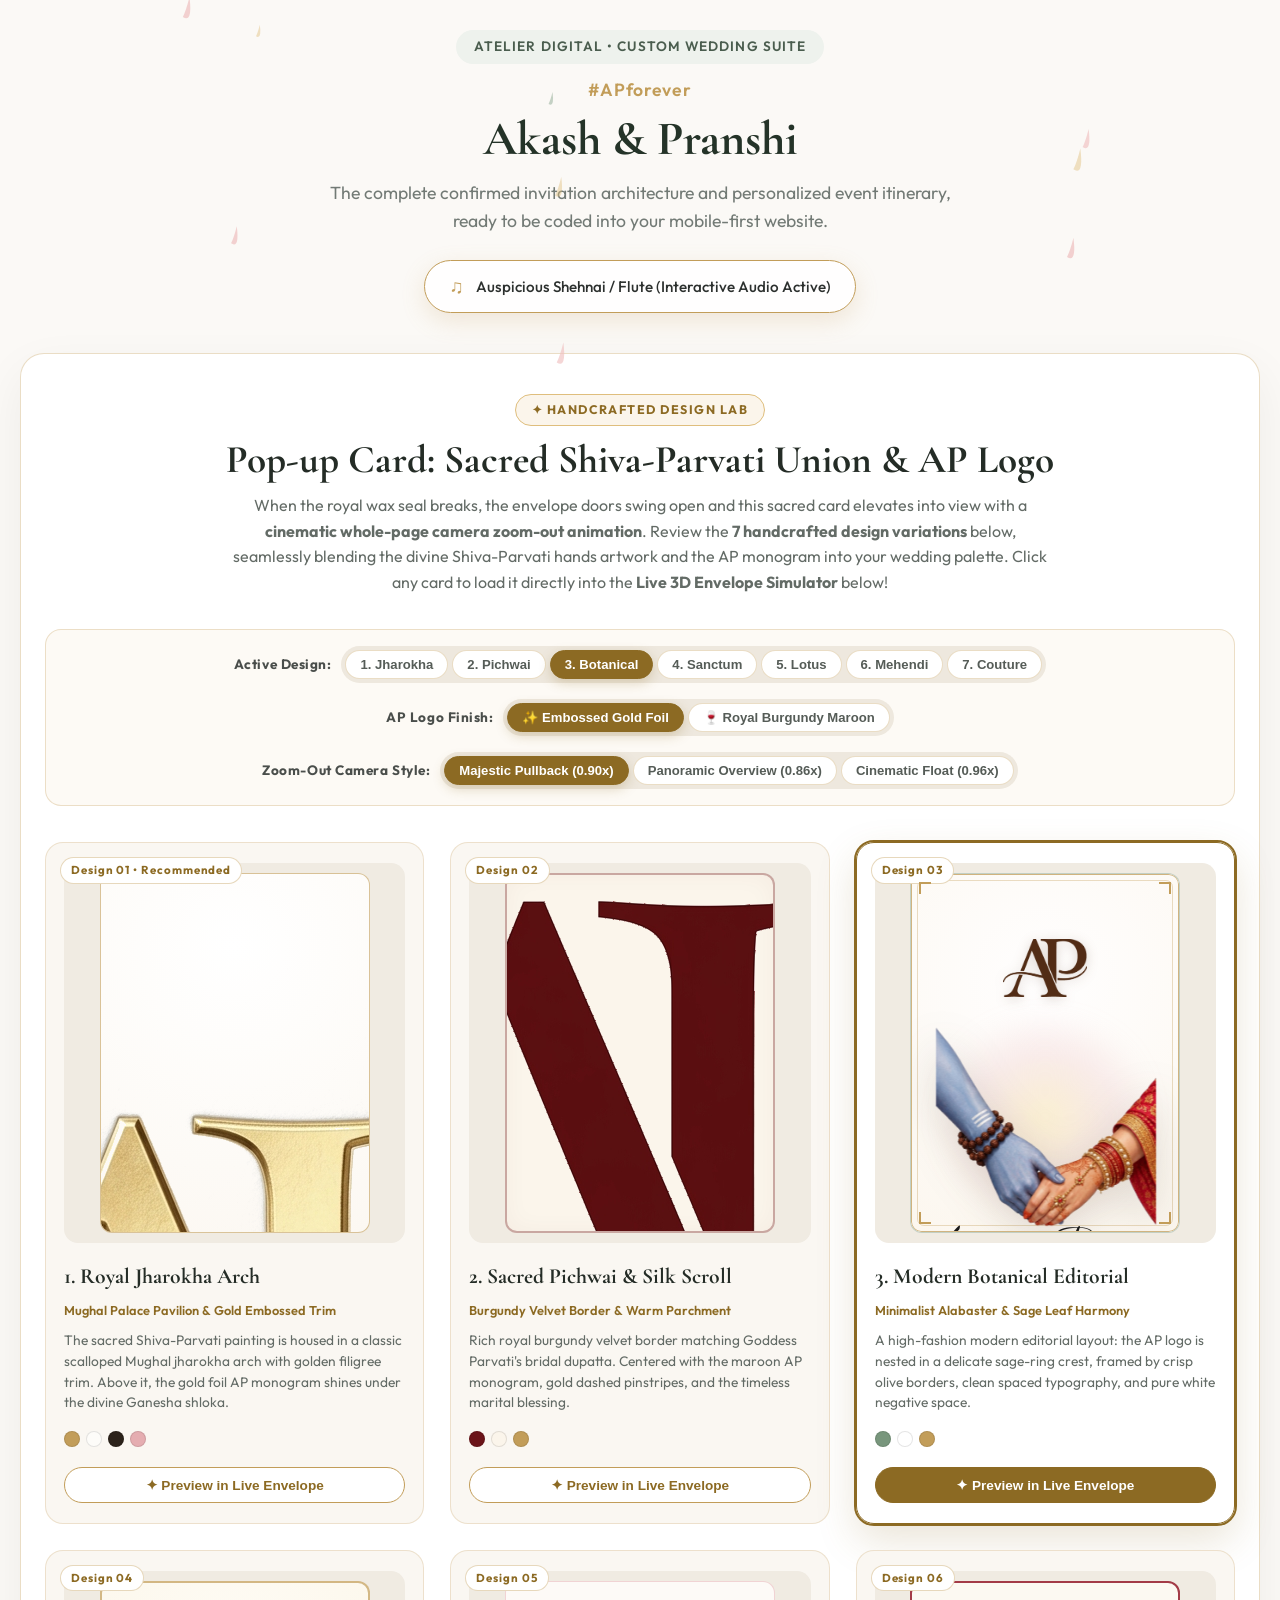
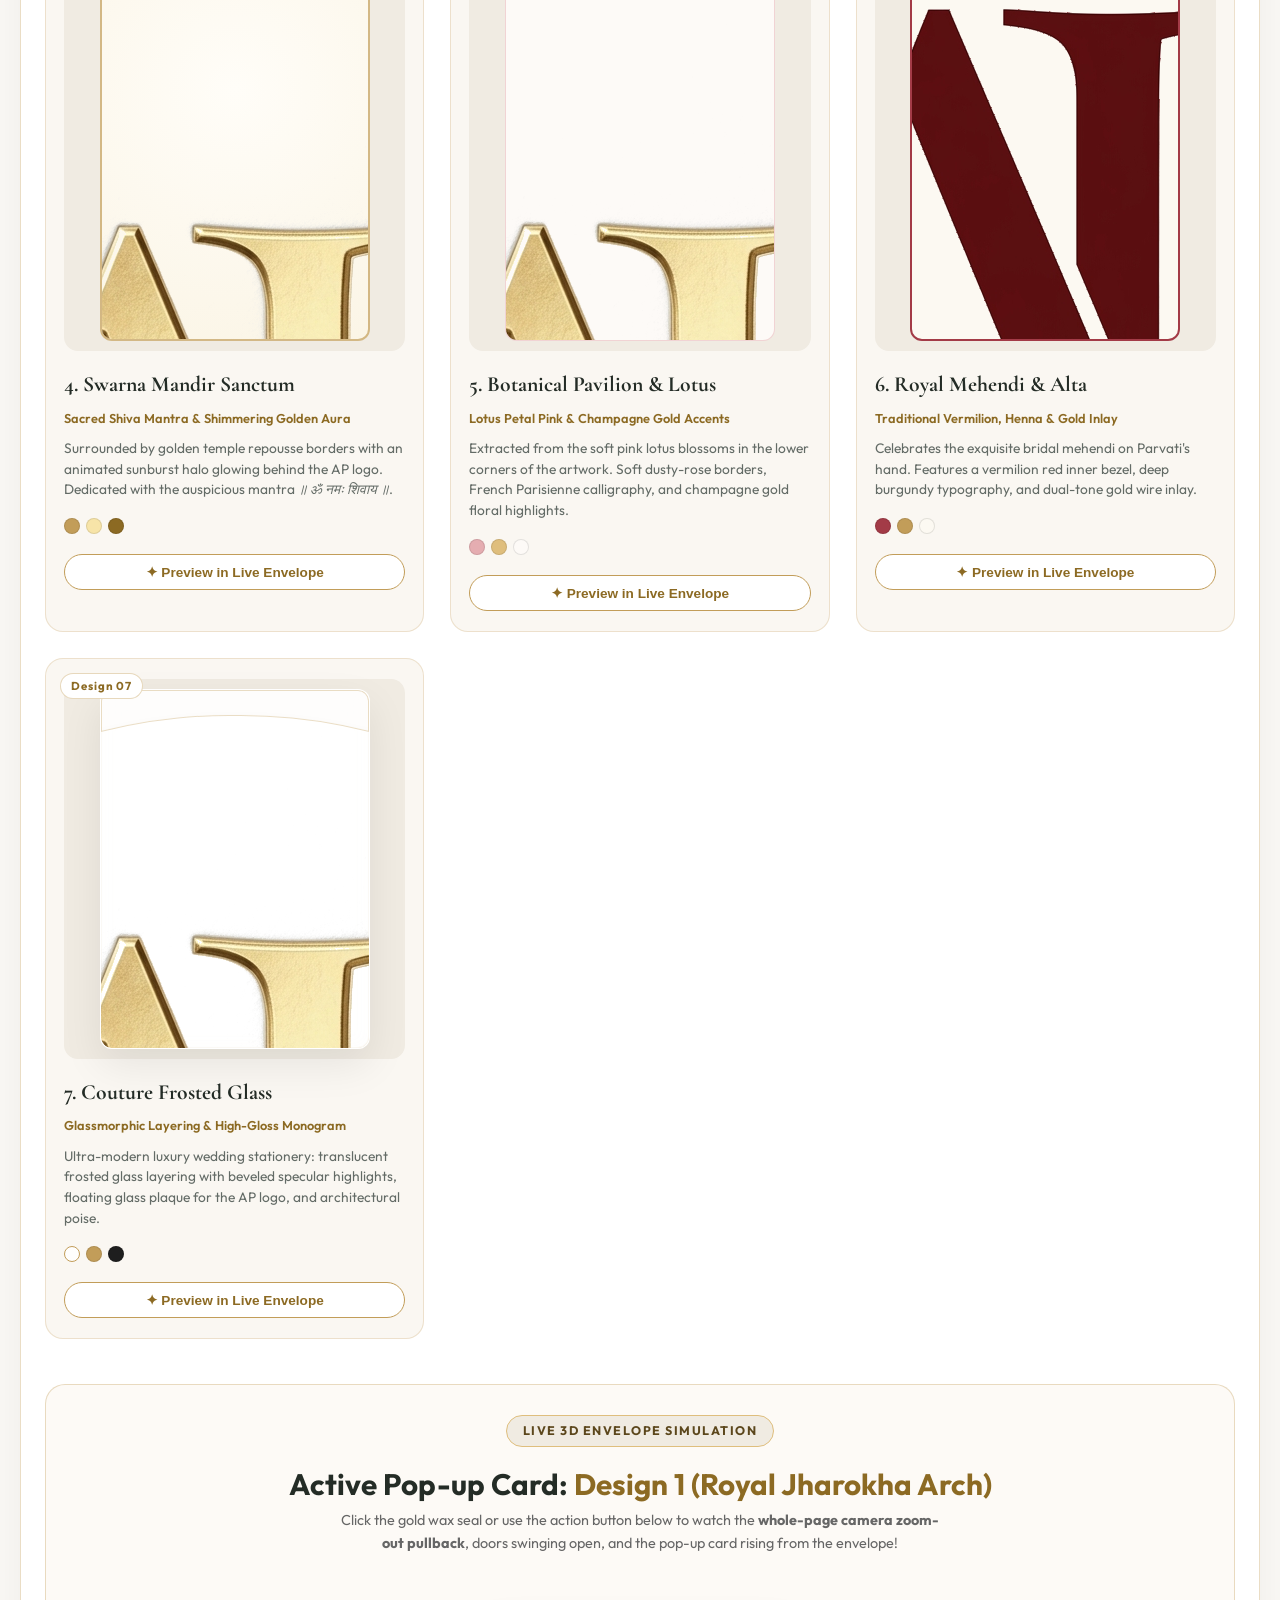
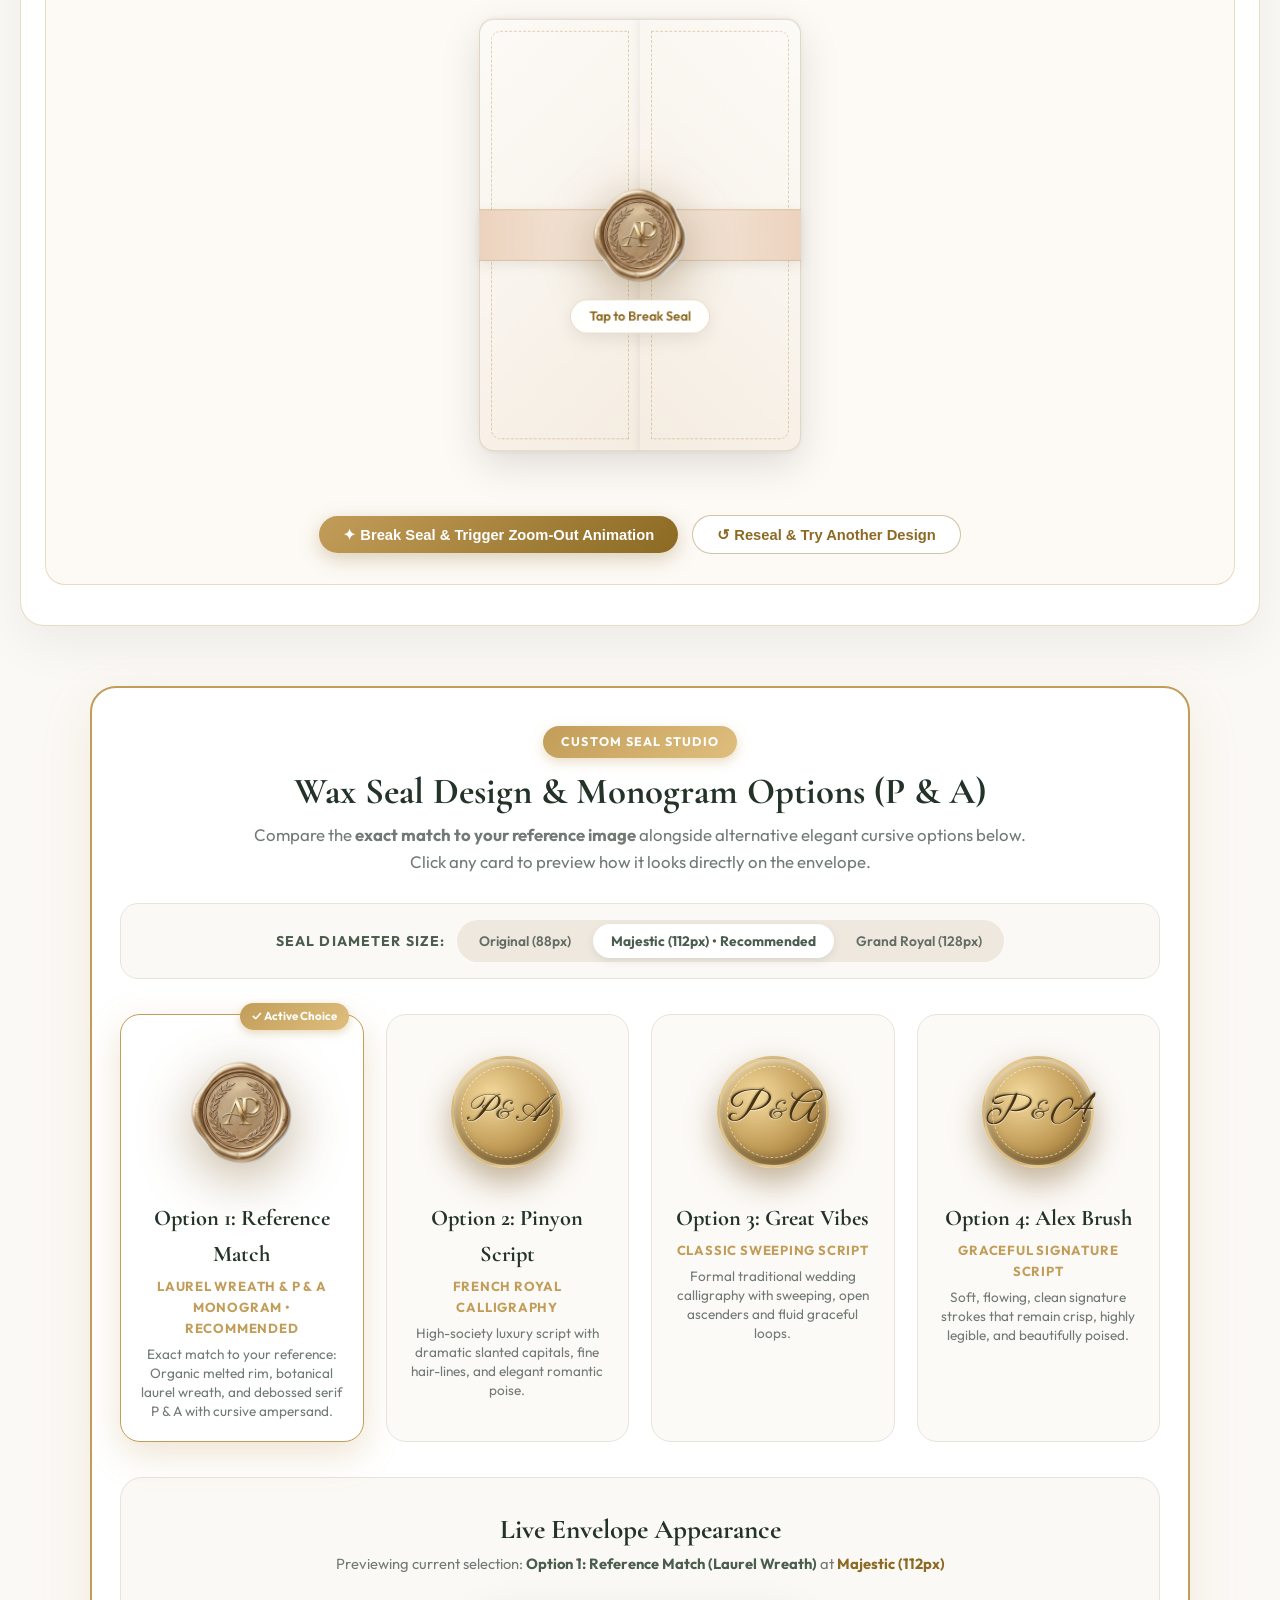
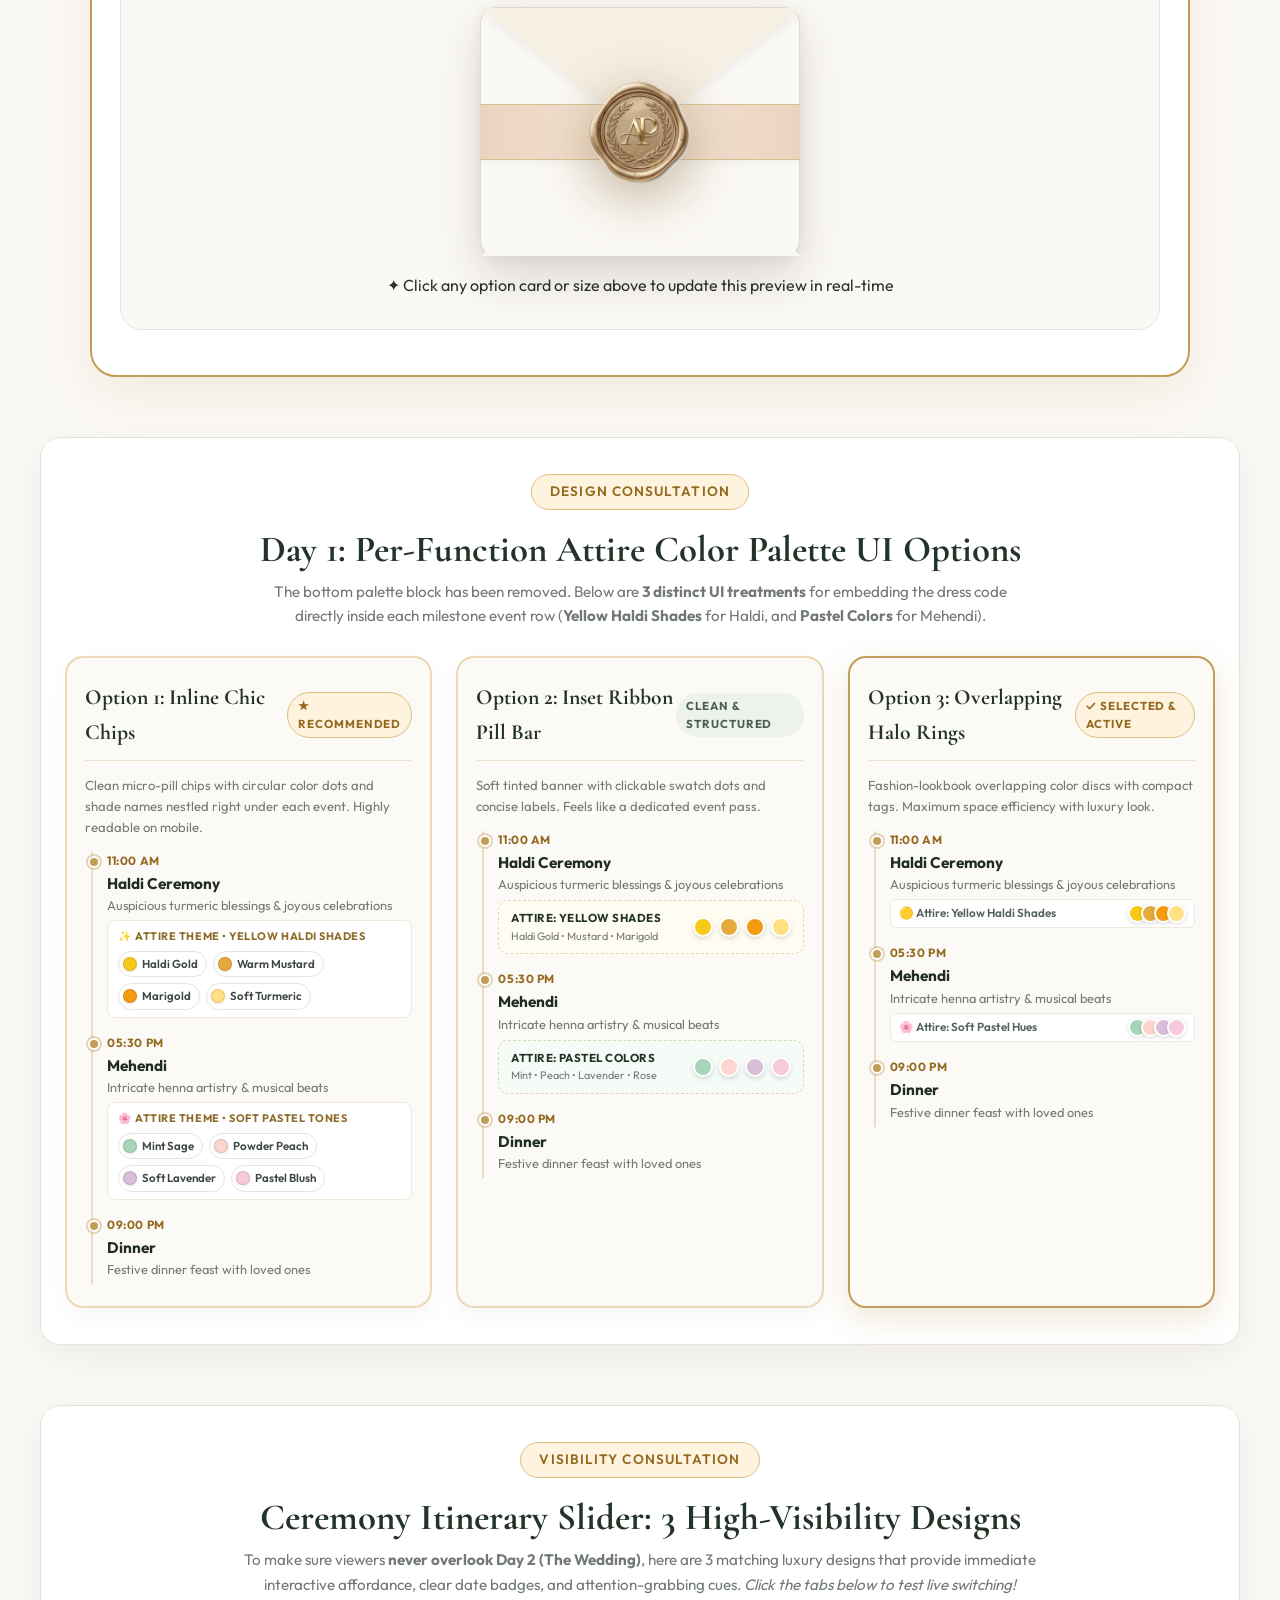
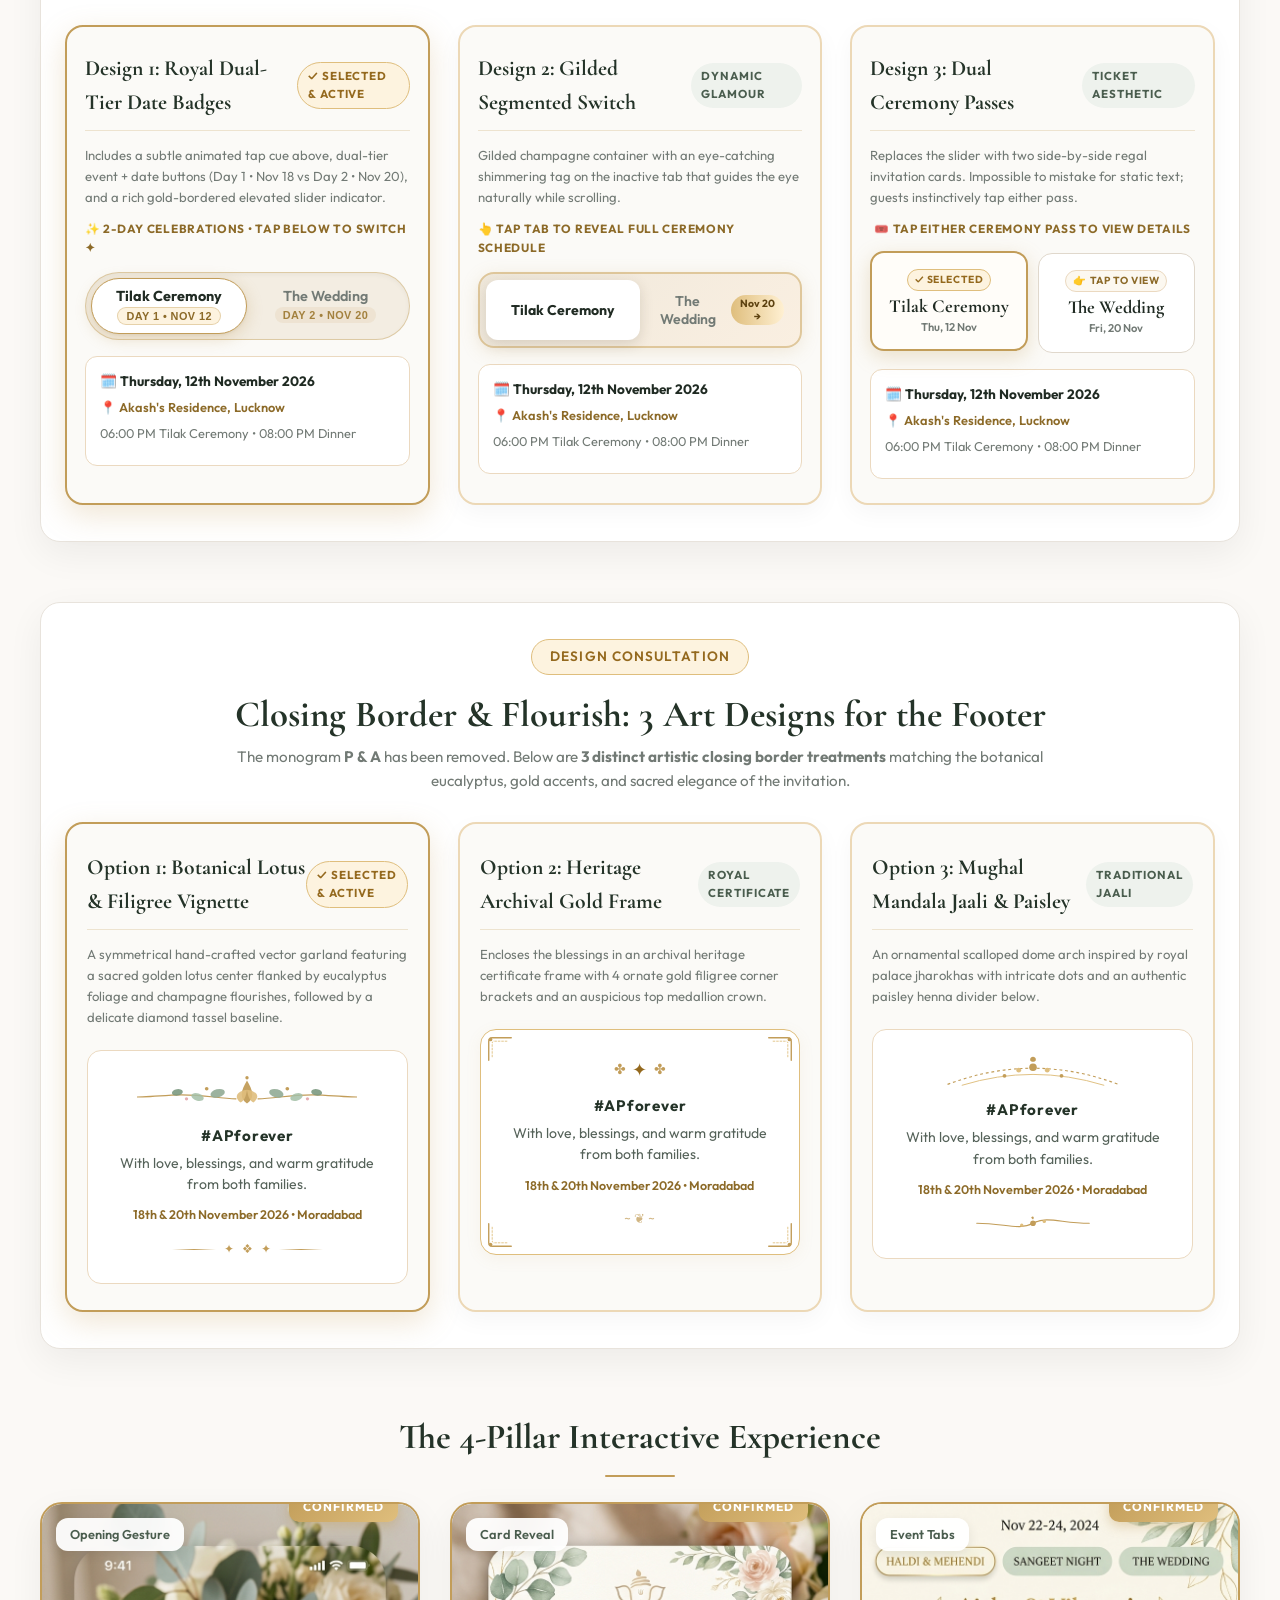
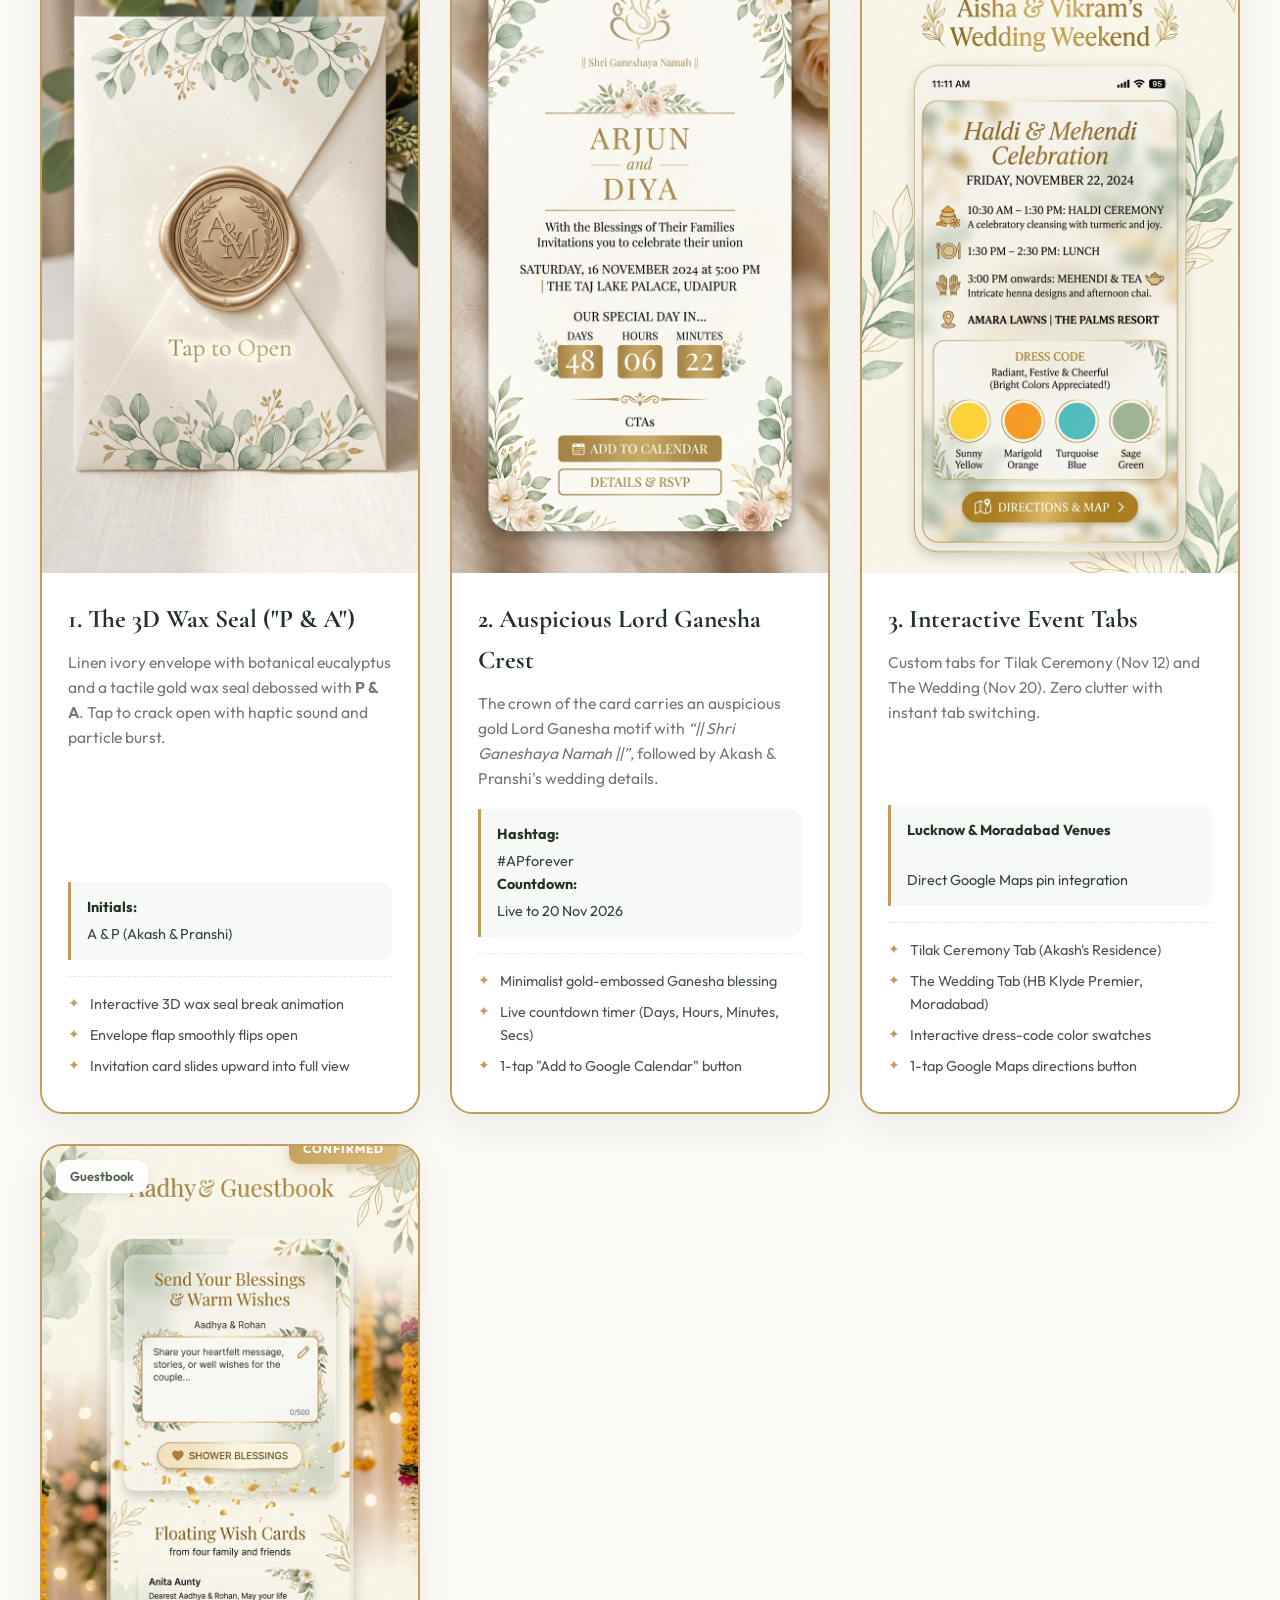
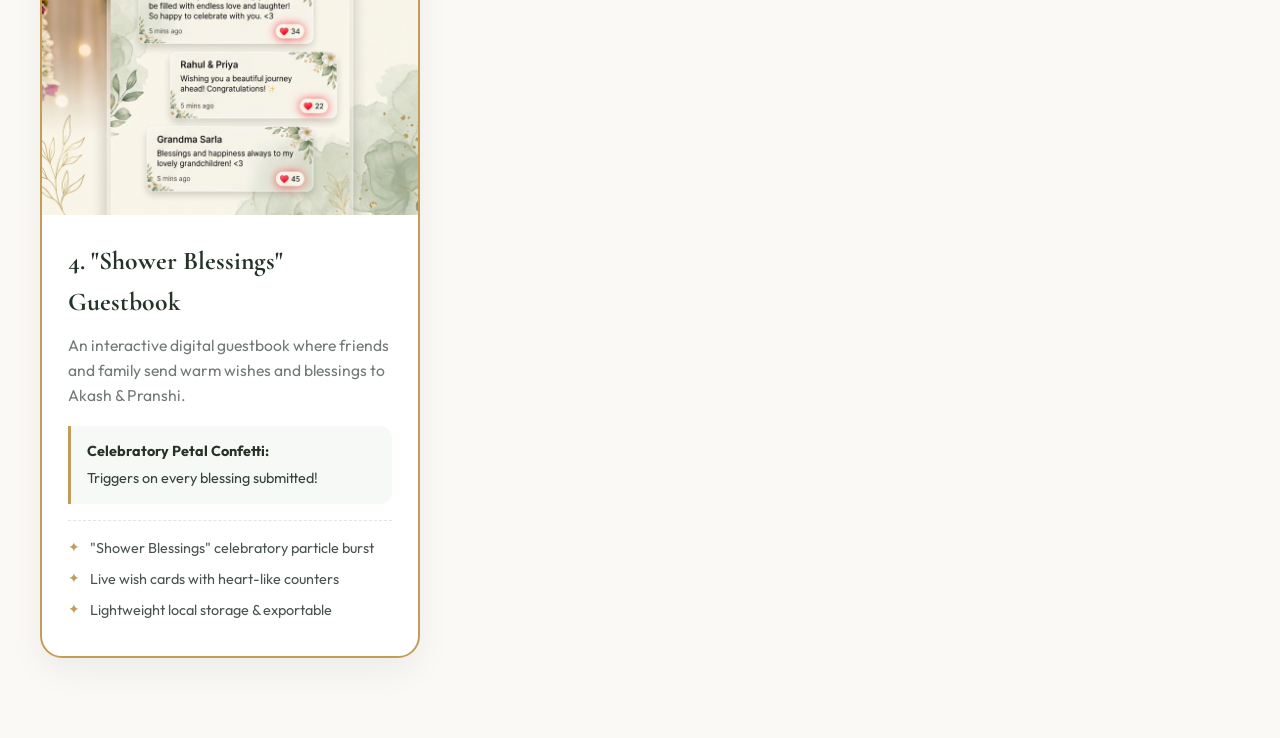
<file: preview.html>
<!DOCTYPE html>
<html lang="en">

<head>
  <meta charset="UTF-8" />
  <meta name="viewport" content="width=device-width, initial-scale=1.0" />
  <title>Akash & Pranshi's Wedding Invite — Design & Experience Preview</title>
  <link rel="preconnect" href="https://fonts.googleapis.com">
  <link rel="preconnect" href="https://fonts.gstatic.com" crossorigin>
  <link
    href="https://fonts.googleapis.com/css2?family=Alex+Brush&family=Cormorant+Garamond:ital,wght@0,400;0,600;0,700;1,400&family=Great+Vibes&family=Monsieur+La+Doulaise&family=Outfit:wght@300;400;500;600;700&family=Parisienne&family=Pinyon+Script&display=swap"
    rel="stylesheet">
  <link rel="stylesheet" href="./css/divine-card.css" />
  <style>
    :root {
      --bg: #fbf9f6;
      --card-bg: #ffffff;
      --primary: #4a5d4e;
      --gold: #c29d59;
      --gold-light: #dfbe7d;
      --text: #2c302e;
      --text-muted: #727a75;
      --border: #e8e3dc;
    }

    * {
      box-sizing: border-box;
      margin: 0;
      padding: 0;
    }

    body {
      font-family: 'Outfit', sans-serif;
      background: var(--bg);
      color: var(--text);
      line-height: 1.6;
      padding: 30px 20px 80px;
      position: relative;
      overflow-x: hidden;
    }

    /* Floating Canvas for Petals */
    #petal-canvas {
      position: fixed;
      top: 0;
      left: 0;
      width: 100%;
      height: 100%;
      pointer-events: none;
      z-index: 9999;
    }

    header {
      text-align: center;
      max-width: 800px;
      margin: 0 auto 40px;
    }

    .badge {
      display: inline-block;
      padding: 6px 18px;
      background: #eef2ed;
      color: var(--primary);
      border-radius: 99px;
      font-size: 0.85rem;
      font-weight: 600;
      letter-spacing: 0.08em;
      text-transform: uppercase;
      margin-bottom: 12px;
    }

    .hashtag {
      font-family: 'Outfit', sans-serif;
      font-weight: 600;
      letter-spacing: 0.04em;
      color: var(--gold);
      font-size: 1.1rem;
      margin-bottom: 8px;
      display: block;
    }

    h1 {
      font-family: 'Cormorant Garamond', serif;
      font-size: 3rem;
      font-weight: 700;
      color: #243328;
      line-height: 1.15;
      margin-bottom: 12px;
    }

    p.subtitle {
      color: var(--text-muted);
      font-size: 1.1rem;
      max-width: 650px;
      margin: 0 auto;
    }

    .audio-pill-bar {
      display: flex;
      justify-content: center;
      margin: 25px 0 10px;
    }

    .audio-pill {
      display: inline-flex;
      align-items: center;
      gap: 12px;
      background: rgba(255, 255, 255, 0.9);
      border: 1.5px solid var(--gold);
      padding: 10px 24px;
      border-radius: 99px;
      box-shadow: 0 8px 25px rgba(194, 157, 89, 0.2);
      cursor: pointer;
      transition: all 0.3s ease;
    }

    .audio-pill:hover {
      transform: scale(1.03);
      box-shadow: 0 12px 30px rgba(194, 157, 89, 0.3);
    }

    .music-note {
      color: var(--gold);
      font-size: 1.2rem;
      animation: bounce 1.6s infinite ease-in-out;
    }

    @keyframes bounce {

      0%,
      100% {
        transform: translateY(0);
      }

      50% {
        transform: translateY(-3px);
      }
    }

    .section-title {
      font-family: 'Cormorant Garamond', serif;
      font-size: 2.2rem;
      text-align: center;
      margin: 60px 0 25px;
      color: #243328;
      position: relative;
    }

    .section-title::after {
      content: '';
      display: block;
      width: 70px;
      height: 2px;
      background: var(--gold);
      margin: 10px auto 0;
      border-radius: 2px;
    }

    .grid {
      display: grid;
      grid-template-columns: repeat(auto-fit, minmax(320px, 1fr));
      gap: 30px;
      max-width: 1200px;
      margin: 0 auto;
    }

    .card {
      background: var(--card-bg);
      border-radius: 22px;
      overflow: hidden;
      box-shadow: 0 12px 35px rgba(0, 0, 0, 0.06);
      border: 1px solid var(--border);
      transition: transform 0.3s ease, box-shadow 0.3s ease;
      display: flex;
      flex-direction: column;
      position: relative;
    }

    .card:hover {
      transform: translateY(-5px);
      box-shadow: 0 18px 45px rgba(0, 0, 0, 0.09);
    }

    .selected-card {
      border: 2px solid var(--gold);
    }

    .status-badge {
      position: absolute;
      top: -12px;
      right: 20px;
      background: linear-gradient(135deg, #c29d59, #dfbe7d);
      color: #fff;
      font-size: 0.75rem;
      font-weight: 700;
      text-transform: uppercase;
      letter-spacing: 0.08em;
      padding: 5px 14px;
      border-radius: 10px;
      box-shadow: 0 4px 12px rgba(194, 157, 89, 0.4);
      z-index: 10;
    }

    .image-container {
      position: relative;
      width: 100%;
      background: #ede8e1;
      overflow: hidden;
      aspect-ratio: 9 / 16;
    }

    .image-container img {
      width: 100%;
      height: 100%;
      object-fit: cover;
      display: block;
    }

    .tag {
      position: absolute;
      top: 14px;
      left: 14px;
      background: rgba(255, 255, 255, 0.94);
      backdrop-filter: blur(8px);
      padding: 6px 14px;
      border-radius: 12px;
      font-size: 0.8rem;
      font-weight: 600;
      color: var(--primary);
      box-shadow: 0 4px 12px rgba(0, 0, 0, 0.08);
    }

    .card-body {
      padding: 26px;
      flex-grow: 1;
      display: flex;
      flex-direction: column;
    }

    .card-title {
      font-family: 'Cormorant Garamond', serif;
      font-size: 1.6rem;
      font-weight: 700;
      margin-bottom: 10px;
      color: #243328;
    }

    .card-desc {
      color: var(--text-muted);
      font-size: 0.98rem;
      margin-bottom: 18px;
      flex-grow: 1;
    }

    .details-box {
      background: #f7f9f6;
      border-left: 3px solid var(--gold);
      padding: 14px 16px;
      border-radius: 0 12px 12px 0;
      font-size: 0.9rem;
      color: #354238;
      margin-bottom: 16px;
    }

    .details-box strong {
      color: #243328;
      display: block;
      margin-bottom: 4px;
    }

    .features-list {
      list-style: none;
      font-size: 0.9rem;
      color: #4a544e;
      border-top: 1px dashed var(--border);
      padding-top: 16px;
    }

    .features-list li {
      margin-bottom: 8px;
      display: flex;
      align-items: flex-start;
      gap: 10px;
    }

    .features-list li::before {
      content: '✦';
      color: var(--gold);
      font-size: 0.9rem;
      line-height: 1.4;
    }

    .ceremonies-preview {
      max-width: 1000px;
      margin: 0 auto;
      display: grid;
      grid-template-columns: 1fr 1fr;
      gap: 25px;
    }

    @media (max-width: 768px) {
      .ceremonies-preview {
        grid-template-columns: 1fr;
      }

      h1 {
        font-size: 2.4rem;
      }
    }

    .ceremony-card {
      background: #fff;
      border: 1.5px solid var(--border);
      border-radius: 18px;
      padding: 24px;
      box-shadow: 0 8px 25px rgba(0, 0, 0, 0.04);
      position: relative;
    }

    .ceremony-card.highlight {
      border-color: var(--gold);
    }

    .ceremony-tag {
      font-size: 0.75rem;
      font-weight: 700;
      letter-spacing: 0.1em;
      text-transform: uppercase;
      color: var(--gold);
      margin-bottom: 6px;
      display: block;
    }

    .ceremony-title {
      font-family: 'Cormorant Garamond', serif;
      font-size: 1.6rem;
      font-weight: 700;
      color: #243328;
      margin-bottom: 8px;
    }

    .ceremony-time {
      font-size: 0.95rem;
      font-weight: 600;
      color: var(--primary);
      margin-bottom: 12px;
    }

    .ceremony-venue {
      font-size: 0.92rem;
      color: var(--text-muted);
      line-height: 1.5;
      margin-bottom: 14px;
    }

    .color-swatches {
      display: flex;
      align-items: center;
      gap: 10px;
      margin-top: 10px;
    }

    .swatch {
      width: 24px;
      height: 24px;
      border-radius: 50%;
      border: 2px solid #fff;
      box-shadow: 0 2px 6px rgba(0, 0, 0, 0.15);
    }

    /* ======================================================================
       Interactive Wax Seal & Cursive Typography Design Studio
       ====================================================================== */
    .seal-studio-section {
      max-width: 1100px;
      margin: 0 auto 55px;
      background: #ffffff;
      border: 2px solid var(--gold);
      border-radius: 26px;
      padding: 38px 28px 45px;
      box-shadow: 0 16px 50px rgba(194, 157, 89, 0.16);
      position: relative;
    }

    .studio-badge {
      display: inline-block;
      background: linear-gradient(135deg, #c29d59, #dfbe7d);
      color: #fff;
      font-size: 0.78rem;
      font-weight: 700;
      text-transform: uppercase;
      letter-spacing: 0.1em;
      padding: 6px 18px;
      border-radius: 99px;
      margin-bottom: 12px;
      box-shadow: 0 4px 12px rgba(194, 157, 89, 0.35);
    }

    .studio-title {
      font-family: 'Cormorant Garamond', serif;
      font-size: 2.3rem;
      color: #243328;
      font-weight: 700;
      margin-bottom: 8px;
      line-height: 1.2;
    }

    .studio-desc {
      color: var(--text-muted);
      font-size: 1.05rem;
      max-width: 780px;
      margin: 0 auto 28px;
      text-align: center;
    }

    /* Controls Bar */
    .controls-bar {
      display: flex;
      flex-wrap: wrap;
      align-items: center;
      justify-content: center;
      gap: 20px;
      background: #fbf9f5;
      border: 1.5px solid var(--border);
      border-radius: 18px;
      padding: 16px 24px;
      margin-bottom: 35px;
    }

    .controls-group {
      display: flex;
      align-items: center;
      gap: 12px;
    }

    .controls-label {
      font-size: 0.88rem;
      font-weight: 700;
      color: var(--primary);
      text-transform: uppercase;
      letter-spacing: 0.08em;
    }

    .btn-toggle-group {
      display: inline-flex;
      background: #eee8de;
      padding: 4px;
      border-radius: 99px;
      gap: 4px;
    }

    .btn-toggle {
      border: none;
      background: transparent;
      padding: 8px 18px;
      border-radius: 99px;
      font-family: 'Outfit', sans-serif;
      font-size: 0.86rem;
      font-weight: 600;
      color: #636d65;
      cursor: pointer;
      transition: all 0.25s ease;
    }

    .btn-toggle.active {
      background: #ffffff;
      color: var(--primary);
      box-shadow: 0 3px 10px rgba(0, 0, 0, 0.08);
      font-weight: 700;
    }

    /* Side-by-side Seal Options Grid */
    .seal-options-grid {
      display: grid;
      grid-template-columns: repeat(auto-fit, minmax(240px, 1fr));
      gap: 22px;
      margin-bottom: 35px;
    }

    .seal-option-card {
      background: #fcfaf7;
      border: 1.5px solid var(--border);
      border-radius: 20px;
      padding: 24px 16px 20px;
      text-align: center;
      cursor: pointer;
      transition: all 0.3s cubic-bezier(0.2, 0.8, 0.2, 1);
      position: relative;
      display: flex;
      flex-direction: column;
      align-items: center;
    }

    .seal-option-card:hover {
      transform: translateY(-4px);
      box-shadow: 0 12px 30px rgba(0, 0, 0, 0.08);
      border-color: var(--gold);
    }

    .seal-option-card.selected {
      border-color: var(--gold);
      background: #ffffff;
      box-shadow: 0 12px 35px rgba(194, 157, 89, 0.28);
    }

    .seal-option-card.selected::after {
      content: '✓ Active Choice';
      position: absolute;
      top: -12px;
      right: 14px;
      background: linear-gradient(135deg, #c29d59, #dfbe7d);
      color: #fff;
      font-size: 0.72rem;
      font-weight: 700;
      padding: 4px 12px;
      border-radius: 99px;
      box-shadow: 0 3px 8px rgba(194, 157, 89, 0.4);
    }

    .seal-display-stage {
      height: 145px;
      display: flex;
      align-items: center;
      justify-content: center;
      margin-bottom: 16px;
      width: 100%;
    }

    .seal-spec-title {
      font-family: 'Cormorant Garamond', serif;
      font-size: 1.4rem;
      font-weight: 700;
      color: #243328;
      margin-bottom: 4px;
    }

    .seal-spec-font {
      font-size: 0.82rem;
      color: var(--gold);
      font-weight: 700;
      text-transform: uppercase;
      letter-spacing: 0.06em;
      margin-bottom: 6px;
    }

    .seal-spec-desc {
      font-size: 0.85rem;
      color: var(--text-muted);
      line-height: 1.4;
    }

    /* 3D Wax Seal Render Component */
    .wax-seal-sample {
      border-radius: 50%;
      background: radial-gradient(circle at 35% 35%, #f5db9e, #c29d59 52%, #75521b 100%);
      box-shadow:
        0 14px 32px rgba(117, 82, 27, 0.45),
        inset 0 2px 6px rgba(255, 255, 255, 0.75),
        inset 0 -5px 10px rgba(0, 0, 0, 0.38);
      display: flex;
      align-items: center;
      justify-content: center;
      position: relative;
      border: 3.5px solid rgba(240, 215, 160, 0.65);
      transition: all 0.35s cubic-bezier(0.2, 0.8, 0.2, 1);
      user-select: none;
    }

    .wax-seal-sample .inner-ring {
      position: absolute;
      border-radius: 50%;
      border: 1.5px dashed rgba(255, 255, 255, 0.52);
      pointer-events: none;
      transition: all 0.35s ease;
    }

    .wax-seal-sample .monogram-text {
      color: #4a320c;
      text-shadow:
        0 1px 1px rgba(255, 255, 255, 0.75),
        0 -1px 2px rgba(0, 0, 0, 0.42);
      display: flex;
      align-items: center;
      justify-content: center;
      line-height: 1;
      letter-spacing: 0.02em;
      transition: all 0.35s ease;
    }

    .wax-seal-sample .monogram-text .amp {
      font-size: 0.62em;
      opacity: 0.85;
      margin: 0 4px;
      font-family: 'Great Vibes', cursive !important;
      position: relative;
      top: 1px;
    }

    /* Dynamic Size Classes */
    .seal-size-default {
      width: 88px;
      height: 88px;
    }

    .seal-size-default .inner-ring {
      width: 72px;
      height: 72px;
    }

    .seal-size-default .monogram-text {
      font-size: 1.85rem;
    }

    .seal-size-majestic {
      width: 112px;
      height: 112px;
    }

    .seal-size-majestic .inner-ring {
      width: 92px;
      height: 92px;
    }

    .seal-size-majestic .monogram-text {
      font-size: 2.45rem;
    }

    .seal-size-grand {
      width: 128px;
      height: 128px;
    }

    .seal-size-grand .inner-ring {
      width: 106px;
      height: 106px;
    }

    .seal-size-grand .monogram-text {
      font-size: 2.85rem;
    }

    /* Exact Reference Match */
    .wax-seal-sample.seal-reference-matched {
      background: url('./assets/wax_seal_pa.png?v=2') center/contain no-repeat !important;
      border: none !important;
      box-shadow: none !important;
      filter: drop-shadow(0 14px 28px rgba(117, 82, 27, 0.45));
    }

    .wax-seal-sample.seal-reference-matched .inner-ring,
    .wax-seal-sample.seal-reference-matched .monogram-text {
      display: none !important;
    }

    /* Font Variations */
    .font-pinyon {
      font-family: 'Pinyon Script', cursive !important;
    }

    .font-greatvibes {
      font-family: 'Great Vibes', cursive !important;
    }

    .font-alexbrush {
      font-family: 'Alex Brush', cursive !important;
    }

    .font-doulise {
      font-family: 'Monsieur La Doulaise', cursive !important;
    }

    .font-original {
      font-family: 'Cormorant Garamond', serif !important;
      font-weight: 700;
    }

    /* Live Interactive Envelope Simulator Box */
    .envelope-simulator-box {
      margin-top: 10px;
      background: #fbf9f5;
      border: 1.5px solid var(--border);
      border-radius: 22px;
      padding: 30px 20px;
      display: flex;
      flex-direction: column;
      align-items: center;
      text-align: center;
    }

    .envelope-sim-header {
      margin-bottom: 22px;
    }

    .envelope-sim-header h3 {
      font-family: 'Cormorant Garamond', serif;
      font-size: 1.7rem;
      color: #243328;
      font-weight: 700;
    }

    .envelope-sim-header p {
      font-size: 0.92rem;
      color: var(--text-muted);
    }

    .mock-envelope-wrapper {
      perspective: 1200px;
      margin: 10px 0 16px;
    }

    .mock-envelope {
      width: 320px;
      height: 250px;
      background: #fbf9f5;
      border: 1.5px solid #e2dad0;
      border-radius: 16px;
      box-shadow:
        0 20px 50px rgba(50, 40, 30, 0.16),
        0 4px 12px rgba(0, 0, 0, 0.05);
      position: relative;
      overflow: visible;
      display: flex;
      align-items: center;
      justify-content: center;
    }

    .mock-flap-top {
      position: absolute;
      top: 0;
      left: 0;
      width: 0;
      height: 0;
      border-left: 160px solid transparent;
      border-right: 160px solid transparent;
      border-top: 125px solid #f6efe4;
      filter: drop-shadow(0 4px 6px rgba(0, 0, 0, 0.06));
      z-index: 10;
    }

    .mock-flap-bottom {
      position: absolute;
      bottom: 0;
      left: 0;
      width: 0;
      height: 0;
      border-left: 160px solid transparent;
      border-right: 160px solid transparent;
      border-bottom: 130px solid #fbf9f5;
      z-index: 8;
    }

    .mock-ribbon {
      position: absolute;
      top: 50%;
      left: 0;
      right: 0;
      height: 56px;
      transform: translateY(-50%);
      background: linear-gradient(90deg, #ecd3be 0%, #f4e7d9 50%, #ecd3be 100%);
      border-top: 1px solid rgba(194, 157, 89, 0.45);
      border-bottom: 1px solid rgba(194, 157, 89, 0.45);
      z-index: 12;
      box-shadow: 0 4px 10px rgba(0, 0, 0, 0.04);
    }

    .mock-seal-anchor {
      position: absolute;
      top: 50%;
      left: 50%;
      transform: translate(-50%, -50%);
      z-index: 20;
      cursor: pointer;
      display: flex;
      flex-direction: column;
      align-items: center;
      transition: transform 0.25s ease;
    }

    .mock-seal-anchor:hover {
      transform: translate(-50%, -50%) scale(1.05);
    }

    /* ==========================================================================
       Day 1 Per-Function Palette Studio Styles
       ========================================================================== */
    .palette-studio-section {
      max-width: 1200px;
      margin: 60px auto 40px;
      padding: 36px 24px;
      background: #ffffff;
      border-radius: 20px;
      border: 1px solid var(--border);
      box-shadow: 0 12px 36px rgba(0, 0, 0, 0.06);
    }

    .studio-grid-3 {
      display: grid;
      grid-template-columns: repeat(auto-fit, minmax(320px, 1fr));
      gap: 24px;
      margin-top: 28px;
    }

    .option-mobile-frame {
      background: #fbfaf7;
      border-radius: 18px;
      border: 2px solid #ecd8b6;
      padding: 22px 18px;
      box-shadow: 0 8px 24px rgba(0, 0, 0, 0.04);
      position: relative;
      transition: all 0.3s ease;
    }

    .option-mobile-frame:hover {
      border-color: var(--gold);
      box-shadow: 0 12px 30px rgba(194, 157, 89, 0.2);
    }

    .option-header-badge {
      display: flex;
      justify-content: space-between;
      align-items: center;
      margin-bottom: 14px;
      padding-bottom: 10px;
      border-bottom: 1px solid rgba(194, 157, 89, 0.25);
    }

    .option-title {
      font-family: 'Cormorant Garamond', serif;
      font-size: 1.35rem;
      font-weight: 700;
      color: #243328;
    }

    .option-pill-tag {
      font-size: 0.72rem;
      font-weight: 700;
      letter-spacing: 0.08em;
      text-transform: uppercase;
      padding: 4px 10px;
      border-radius: 99px;
      background: #eef2ed;
      color: var(--primary);
    }

    .option-pill-tag.recommended {
      background: #fdf3df;
      color: #94691e;
      border: 1px solid #dfbe7d;
    }

    /* Timeline Base in Preview Frame */
    .demo-timeline {
      display: flex;
      flex-direction: column;
      gap: 16px;
      border-left: 2px solid rgba(194, 157, 89, 0.3);
      padding-left: 14px;
      margin-left: 6px;
      margin-top: 14px;
    }

    .demo-milestone {
      position: relative;
    }

    .demo-milestone::before {
      content: '';
      position: absolute;
      left: -19px;
      top: 4px;
      width: 8px;
      height: 8px;
      border-radius: 50%;
      background: #c29d59;
      border: 2px solid #ffffff;
      box-shadow: 0 0 0 2px rgba(194, 157, 89, 0.4);
    }

    .demo-time {
      font-size: 0.74rem;
      font-weight: 700;
      color: #94691e;
      letter-spacing: 0.05em;
      text-transform: uppercase;
      display: block;
    }

    .demo-mtitle {
      font-size: 0.96rem;
      font-weight: 700;
      color: #202b23;
      margin: 1px 0;
      display: block;
    }

    .demo-desc {
      font-size: 0.8rem;
      color: #727a75;
      line-height: 1.35;
      display: block;
      margin-bottom: 6px;
    }

    /* --- Option 1: Inline Chips with Dots & Labels (Recommended) --- */
    .opt1-palette {
      margin-top: 6px;
      padding: 7px 10px;
      background: rgba(255, 255, 255, 0.9);
      border: 1px solid rgba(194, 157, 89, 0.22);
      border-radius: 8px;
    }

    .opt1-label {
      font-size: 0.68rem;
      font-weight: 700;
      text-transform: uppercase;
      letter-spacing: 0.05em;
      color: #8c6a28;
      display: flex;
      align-items: center;
      gap: 4px;
      margin-bottom: 5px;
    }

    .opt1-swatches {
      display: flex;
      flex-wrap: wrap;
      gap: 6px;
    }

    .opt1-chip {
      display: inline-flex;
      align-items: center;
      gap: 5px;
      background: #ffffff;
      border: 1px solid #e8e3dc;
      border-radius: 99px;
      padding: 3px 8px 3px 4px;
      font-size: 0.72rem;
      font-weight: 600;
      color: #3f4743;
    }

    .opt1-dot {
      width: 14px;
      height: 14px;
      border-radius: 50%;
      border: 1px solid rgba(0, 0, 0, 0.12);
      box-shadow: 0 1px 3px rgba(0, 0, 0, 0.1);
    }

    /* --- Option 2: Inset Ribbon Pill Bar --- */
    .opt2-ribbon {
      margin-top: 7px;
      padding: 8px 12px;
      border-radius: 10px;
      display: flex;
      align-items: center;
      justify-content: space-between;
      border: 1px dashed rgba(194, 157, 89, 0.4);
    }

    .opt2-ribbon.haldi-ribbon {
      background: #fffdf2;
    }

    .opt2-ribbon.mehendi-ribbon {
      background: #f5fbf7;
    }

    .opt2-info {
      display: flex;
      flex-direction: column;
    }

    .opt2-title {
      font-size: 0.72rem;
      font-weight: 700;
      text-transform: uppercase;
      letter-spacing: 0.04em;
      color: #243328;
    }

    .opt2-sub {
      font-size: 0.68rem;
      color: #727a75;
    }

    .opt2-dots {
      display: flex;
      gap: 6px;
    }

    .opt2-circle {
      width: 20px;
      height: 20px;
      border-radius: 50%;
      border: 2px solid #ffffff;
      box-shadow: 0 2px 5px rgba(0, 0, 0, 0.15);
      cursor: pointer;
      transition: transform 0.2s ease;
    }

    .opt2-circle:hover {
      transform: scale(1.18);
    }

    /* --- Option 3: Minimalist Overlapping Halo Rings + Tag --- */
    .opt3-container {
      display: flex;
      align-items: center;
      justify-content: space-between;
      margin-top: 6px;
      padding: 4px 8px;
      background: #ffffff;
      border-radius: 6px;
      border: 1px solid #eee8df;
    }

    .opt3-text {
      font-size: 0.73rem;
      font-weight: 600;
      color: #556259;
      display: flex;
      align-items: center;
      gap: 4px;
    }

    .opt3-discs {
      display: flex;
      align-items: center;
    }

    .opt3-disc {
      width: 19px;
      height: 19px;
      border-radius: 50%;
      border: 2px solid #ffffff;
      margin-left: -6px;
      box-shadow: 0 1px 4px rgba(0, 0, 0, 0.14);
      transition: transform 0.2s ease;
    }

    .opt3-disc:first-child {
      margin-left: 0;
    }

    /* ==========================================================================
       Itinerary Slider Highlight Studio Styles
       ========================================================================== */
    .slider-studio-section {
      max-width: 1200px;
      margin: 60px auto 40px;
      padding: 36px 24px;
      background: #ffffff;
      border-radius: 20px;
      border: 1px solid var(--border);
      box-shadow: 0 12px 36px rgba(0, 0, 0, 0.06);
    }

    .slider-options-grid {
      display: grid;
      grid-template-columns: repeat(auto-fit, minmax(330px, 1fr));
      gap: 28px;
      margin-top: 28px;
    }

    .slider-preview-card {
      background: #fbfaf7;
      border-radius: 18px;
      border: 2px solid #ecd8b6;
      padding: 24px 18px;
      box-shadow: 0 8px 24px rgba(0, 0, 0, 0.04);
      position: relative;
      transition: all 0.3s ease;
      display: flex;
      flex-direction: column;
    }

    .slider-preview-card:hover {
      border-color: var(--gold);
      box-shadow: 0 12px 32px rgba(194, 157, 89, 0.22);
    }

    .tap-cue-bar {
      display: flex;
      align-items: center;
      justify-content: center;
      gap: 6px;
      font-size: 0.74rem;
      font-weight: 700;
      letter-spacing: 0.06em;
      text-transform: uppercase;
      color: #8c6a28;
      margin-bottom: 14px;
      animation: gentlePulse 2.4s infinite ease-in-out;
    }

    @keyframes gentlePulse {

      0%,
      100% {
        opacity: 0.85;
        transform: scale(1);
      }

      50% {
        opacity: 1;
        transform: scale(1.02);
      }
    }

    /* --- Design 1: Royal Dual-Tier Date Badges (Recommended) --- */
    .d1-pills-wrapper {
      position: relative;
      display: flex;
      background: #f3ede2;
      padding: 5px;
      border-radius: 50px;
      border: 1.5px solid rgba(194, 157, 89, 0.45);
      box-shadow: inset 0 2px 5px rgba(0, 0, 0, 0.04);
      user-select: none;
      margin-bottom: 16px;
    }

    .d1-slider-indicator {
      position: absolute;
      top: 5px;
      bottom: 5px;
      left: 5px;
      width: calc(50% - 5px);
      background: #ffffff;
      border-radius: 50px;
      border: 1.5px solid var(--gold);
      box-shadow: 0 4px 16px rgba(194, 157, 89, 0.32), 0 1px 3px rgba(0, 0, 0, 0.06);
      transition: transform 0.35s cubic-bezier(0.25, 1, 0.45, 1);
      pointer-events: none;
      z-index: 1;
    }

    .d1-pills-wrapper[data-active="haldi"] .d1-slider-indicator {
      transform: translateX(0);
    }

    .d1-pills-wrapper[data-active="wedding"] .d1-slider-indicator {
      transform: translateX(100%);
    }

    .d1-pill-btn {
      flex: 1;
      background: transparent;
      border: none;
      padding: 9px 12px;
      border-radius: 50px;
      cursor: pointer;
      text-align: center;
      position: relative;
      z-index: 2;
      display: flex;
      flex-direction: column;
      align-items: center;
      gap: 2px;
      transition: all 0.3s ease;
      -webkit-tap-highlight-color: transparent;
    }

    .d1-btn-title {
      font-family: 'Outfit', sans-serif;
      font-size: 0.90rem;
      font-weight: 600;
      color: #727a75;
      transition: color 0.3s ease;
    }

    .d1-btn-badge {
      font-size: 0.68rem;
      font-weight: 700;
      letter-spacing: 0.04em;
      text-transform: uppercase;
      color: #a3813e;
      background: rgba(194, 157, 89, 0.12);
      padding: 2px 8px;
      border-radius: 99px;
      transition: all 0.3s ease;
    }

    .d1-pill-btn.active .d1-btn-title {
      color: #202b23;
      font-weight: 700;
    }

    .d1-pill-btn.active .d1-btn-badge {
      background: #fdf3df;
      color: #8c6a28;
      border: 1px solid rgba(194, 157, 89, 0.4);
    }

    /* --- Design 2: Gilded Segmented Switch with Shimmer --- */
    .d2-pills-wrapper {
      position: relative;
      display: flex;
      background: linear-gradient(135deg, #efe8db 0%, #faefe1 100%);
      padding: 6px;
      border-radius: 16px;
      border: 2px solid #dfc79b;
      box-shadow: 0 4px 18px rgba(194, 157, 89, 0.18);
      user-select: none;
      margin-bottom: 16px;
    }

    .d2-slider-indicator {
      position: absolute;
      top: 6px;
      bottom: 6px;
      left: 6px;
      width: calc(50% - 6px);
      background: #ffffff;
      border-radius: 12px;
      box-shadow: 0 4px 14px rgba(60, 45, 25, 0.15);
      transition: transform 0.35s cubic-bezier(0.25, 1, 0.45, 1);
      pointer-events: none;
      z-index: 1;
    }

    .d2-pills-wrapper[data-active="haldi"] .d2-slider-indicator {
      transform: translateX(0);
    }

    .d2-pills-wrapper[data-active="wedding"] .d2-slider-indicator {
      transform: translateX(100%);
    }

    .d2-pill-btn {
      flex: 1;
      background: transparent;
      border: none;
      padding: 12px 10px;
      border-radius: 12px;
      cursor: pointer;
      text-align: center;
      position: relative;
      z-index: 2;
      font-family: 'Outfit', sans-serif;
      font-size: 0.88rem;
      font-weight: 600;
      color: #727a75;
      display: flex;
      align-items: center;
      justify-content: center;
      gap: 6px;
      -webkit-tap-highlight-color: transparent;
    }

    .d2-pill-btn.active {
      color: #202b23;
      font-weight: 700;
    }

    .d2-shimmer-tag {
      font-size: 0.65rem;
      background: linear-gradient(90deg, #dfbe7d, #fff0d2, #dfbe7d);
      background-size: 200% auto;
      color: #5d4210;
      font-weight: 700;
      padding: 2px 7px;
      border-radius: 99px;
      animation: shineText 2.5s infinite linear;
    }

    @keyframes shineText {
      to {
        background-position: 200% center;
      }
    }

    /* --- Design 3: Dual Luxury Ceremony Passes (Ticket Aesthetic) --- */
    .d3-passes-row {
      display: grid;
      grid-template-columns: 1fr 1fr;
      gap: 10px;
      margin-bottom: 16px;
    }

    .d3-pass-card {
      background: #ffffff;
      border-radius: 14px;
      padding: 12px 10px;
      border: 1.5px solid #e0d8cc;
      cursor: pointer;
      transition: all 0.3s ease;
      position: relative;
      text-align: center;
      -webkit-tap-highlight-color: transparent;
    }

    .d3-pass-card.active {
      background: #fffdf9;
      border: 2px solid var(--gold);
      box-shadow: 0 6px 20px rgba(194, 157, 89, 0.28);
      transform: translateY(-2px);
    }

    .d3-pass-card:hover:not(.active) {
      border-color: #c9bca6;
      background: #faf8f5;
    }

    .d3-pass-badge {
      font-size: 0.64rem;
      font-weight: 700;
      letter-spacing: 0.05em;
      text-transform: uppercase;
      display: inline-block;
      margin-bottom: 4px;
      padding: 2px 7px;
      border-radius: 99px;
      background: #eef2ed;
      color: var(--primary);
    }

    .d3-pass-card.active .d3-pass-badge {
      background: #fdf3df;
      color: #94691e;
      border: 1px solid #dfbe7d;
    }

    .d3-pass-title {
      font-family: 'Cormorant Garamond', serif;
      font-size: 1.15rem;
      font-weight: 700;
      color: #202b23;
      margin-bottom: 2px;
      display: block;
      line-height: 1.2;
    }

    .d3-pass-date {
      font-size: 0.70rem;
      color: #727a75;
      font-weight: 600;
      display: block;
    }

    /* Demo Output Preview inside card */
    .demo-output-card {
      background: #ffffff;
      border-radius: 12px;
      border: 1px solid #ebd9c0;
      padding: 14px;
      font-size: 0.85rem;
      color: #4a544e;
      min-height: 110px;
    }

    /* ==========================================================================
       Footer Closing Border & Art Motif Studio Styles
       ========================================================================== */
    .footer-studio-section {
      max-width: 1200px;
      margin: 60px auto 40px;
      padding: 36px 24px;
      background: #ffffff;
      border-radius: 20px;
      border: 1px solid var(--border);
      box-shadow: 0 12px 36px rgba(0, 0, 0, 0.06);
    }

    .footer-options-grid {
      display: grid;
      grid-template-columns: repeat(auto-fit, minmax(330px, 1fr));
      gap: 28px;
      margin-top: 28px;
    }

    .footer-preview-card {
      background: #fbfaf7;
      border-radius: 18px;
      border: 2px solid #ecd8b6;
      padding: 26px 20px;
      box-shadow: 0 8px 24px rgba(0, 0, 0, 0.04);
      position: relative;
      transition: all 0.3s ease;
      display: flex;
      flex-direction: column;
    }

    .footer-preview-card:hover {
      border-color: var(--gold);
      box-shadow: 0 12px 32px rgba(194, 157, 89, 0.22);
    }

    /* --- Option 1: Botanical Lotus & Filigree Garland --- */
    .opt1-footer-box {
      text-align: center;
      padding: 24px 16px;
      background: #ffffff;
      border-radius: 14px;
      border: 1px solid #ebd9c0;
      margin-top: 10px;
    }

    .opt1-top-garland {
      display: block;
      margin: 0 auto 12px;
      max-width: 220px;
      height: auto;
    }

    .opt1-bottom-divider {
      display: flex;
      align-items: center;
      justify-content: center;
      gap: 8px;
      margin-top: 14px;
      color: var(--gold);
      font-size: 0.78rem;
    }

    .opt1-bottom-divider::before,
    .opt1-bottom-divider::after {
      content: '';
      height: 1px;
      width: 44px;
      background: linear-gradient(to right, transparent, var(--gold), transparent);
    }

    /* --- Option 2: Heritage Archival Gold Filigree Frame --- */
    .opt2-footer-frame {
      position: relative;
      text-align: center;
      padding: 26px 18px;
      background: #ffffff;
      border-radius: 16px;
      border: 1.5px solid #dfbe7d;
      box-shadow: 0 4px 16px rgba(194, 157, 89, 0.08);
      margin-top: 10px;
    }

    .opt2-corner-svg {
      position: absolute;
      width: 26px;
      height: 26px;
    }

    .opt2-corner-svg.tl {
      top: 6px;
      left: 6px;
    }

    .opt2-corner-svg.tr {
      top: 6px;
      right: 6px;
      transform: scaleX(-1);
    }

    .opt2-corner-svg.bl {
      bottom: 6px;
      left: 6px;
      transform: scaleY(-1);
    }

    .opt2-corner-svg.br {
      bottom: 6px;
      right: 6px;
      transform: scale(-1);
    }

    .opt2-top-crest {
      display: flex;
      align-items: center;
      justify-content: center;
      gap: 6px;
      color: var(--gold);
      font-size: 0.85rem;
      margin-bottom: 10px;
    }

    .opt2-bottom-crest {
      display: flex;
      align-items: center;
      justify-content: center;
      gap: 6px;
      color: var(--gold);
      font-size: 0.80rem;
      margin-top: 12px;
    }

    /* --- Option 3: Mughal Mandala Jaali & Paisley Crest --- */
    .opt3-footer-box {
      text-align: center;
      padding: 24px 16px;
      background: #ffffff;
      border-radius: 14px;
      border: 1px solid #ebd9c0;
      margin-top: 10px;
    }

    .opt3-top-arch {
      display: block;
      margin: 0 auto 10px;
      max-width: 190px;
      height: auto;
    }

    .opt3-bottom-paisley {
      display: block;
      margin: 12px auto 0;
      max-width: 150px;
      height: auto;
    }
  </style>
</head>

<body>

  <!-- Floating Falling Petals Canvas -->
  <canvas id="petal-canvas"></canvas>

  <header>
    <div class="badge">Atelier Digital • Custom Wedding Suite</div>
    <span class="hashtag">#APforever</span>
    <h1>Akash & Pranshi</h1>
    <p class="subtitle">The complete confirmed invitation architecture and personalized event itinerary, ready to be
      coded into your mobile-first website.</p>

    <div class="audio-pill-bar">
      <div class="audio-pill" id="audioToggle">
        <span class="music-note">♫</span>
        <span style="font-weight: 500; font-size: 0.95rem;">Auspicious Shehnai / Flute (Interactive Audio Active)</span>
      </div>
    </div>
  </header>

    <!-- ======================================================================
       INTERACTIVE DESIGN LAB: Pop-up Card Divine Union Artwork & AP Logo
       7 Handcrafted Designs with Whole Page Zoom-Out Animation
       ====================================================================== -->
  <section class="popup-studio-section" id="popup-studio">
    <div class="popup-studio-header">
      <span class="popup-studio-badge">✦ Handcrafted Design Lab</span>
      <h2 class="popup-studio-title">Pop-up Card: Sacred Shiva-Parvati Union &amp; AP Logo</h2>
      <p class="popup-studio-desc">
        When the royal wax seal breaks, the envelope doors swing open and this sacred card elevates into view with a 
        <strong>cinematic whole-page camera zoom-out animation</strong>. Review the <strong>7 handcrafted design variations</strong> 
        below, seamlessly blending the divine Shiva-Parvati hands artwork and the AP monogram into your wedding palette.
        Click any card to load it directly into the <strong>Live 3D Envelope Simulator</strong> below!
      </p>
    </div>

    <!-- Global Design Studio Controls Bar -->
    <div class="popup-controls-bar">
      <div class="popup-ctrl-group">
        <span class="popup-ctrl-label">Active Design:</span>
        <div class="btn-toggle-group" id="design-select-group">
          <button class="popup-toggle-btn active" data-design="1">1. Jharokha</button>
          <button class="popup-toggle-btn" data-design="2">2. Pichwai</button>
          <button class="popup-toggle-btn" data-design="3">3. Botanical</button>
          <button class="popup-toggle-btn" data-design="4">4. Sanctum</button>
          <button class="popup-toggle-btn" data-design="5">5. Lotus</button>
          <button class="popup-toggle-btn" data-design="6">6. Mehendi</button>
          <button class="popup-toggle-btn" data-design="7">7. Couture</button>
        </div>
      </div>

      <div class="popup-ctrl-group">
        <span class="popup-ctrl-label">AP Logo Finish:</span>
        <div class="btn-toggle-group" id="logo-select-group">
          <button class="popup-toggle-btn active" data-logo="gold">✨ Embossed Gold Foil</button>
          <button class="popup-toggle-btn" data-logo="maroon">🍷 Royal Burgundy Maroon</button>
        </div>
      </div>

      <div class="popup-ctrl-group">
        <span class="popup-ctrl-label">Zoom-Out Camera Style:</span>
        <div class="btn-toggle-group" id="camera-select-group">
          <button class="popup-toggle-btn active" data-zoom="stage-zoom-majestic">Majestic Pullback (0.90x)</button>
          <button class="popup-toggle-btn" data-zoom="stage-zoom-regal">Panoramic Overview (0.86x)</button>
          <button class="popup-toggle-btn" data-zoom="stage-zoom-float">Cinematic Float (0.96x)</button>
        </div>
      </div>
    </div>

    <!-- 7 Handcrafted Designs Comparison Grid -->
    <div class="popup-designs-grid" id="popup-designs-grid">

      <!-- Design 1: Royal Jharokha Arch -->
      <div class="popup-design-card selected" data-design="1" id="design-card-1">
        <span class="card-num-tag">Design 01 • Recommended</span>
        <div class="card-preview-stage">
          <div class="divine-popup-card theme-jharokha" style="width: 270px; height: 360px;">
            <div class="divine-header">
              <span class="divine-shloka">॥ श्री गणेशाय नमः ॥</span>
              <div class="divine-ap-logo-wrap">
                <img src="./assets/ap_logo_gold.png" alt="AP Logo" class="divine-ap-logo-img logo-target" />
              </div>
            </div>
            <div class="divine-cutout-wrap">
              <div class="divine-cutout-aura"></div>
              <img src="./assets/shiva_parvati_hands_cutout.png" alt="Shiva Parvati Vivah Divine Hands Union" class="divine-hands-cutout" />
            </div>
            <div class="divine-footer">
              <div class="divine-names-wrap">
                <span class="divine-name name-akash">Akash</span>
                <span class="divine-amp">&amp;</span>
                <span class="divine-name name-pranshi">Pranshi</span>
              </div>
              <div class="divine-sub-badge">
                <span>✦</span>
                <span>#APforever</span>
                <span>•</span>
                <span>18 &amp; 20 Nov 2026</span>
              </div>
            </div>
          </div>
        </div>
        <div class="popup-card-meta">
          <h3 class="popup-card-title">1. Royal Jharokha Arch</h3>
          <span class="popup-card-tagline">Mughal Palace Pavilion &amp; Gold Embossed Trim</span>
          <p class="popup-card-desc">
            The sacred Shiva-Parvati painting is housed in a classic scalloped Mughal jharokha arch with golden filigree trim. Above it, the gold foil AP monogram shines under the divine Ganesha shloka.
          </p>
          <div class="popup-card-swatches">
            <span class="swatch-dot" style="background:#c29d59;" title="Gold Foil"></span>
            <span class="swatch-dot" style="background:#fdfcf9;" title="Warm Ivory"></span>
            <span class="swatch-dot" style="background:#2b221a;" title="Royal Sepia"></span>
            <span class="swatch-dot" style="background:#e5adb1;" title="Lotus Pink"></span>
          </div>
          <button class="btn-select-design" onclick="selectDesign(1)">✦ Preview in Live Envelope</button>
        </div>
      </div>

      <!-- Design 2: Sacred Pichwai & Silk Scroll -->
      <div class="popup-design-card" data-design="2" id="design-card-2">
        <span class="card-num-tag">Design 02</span>
        <div class="card-preview-stage">
          <div class="divine-popup-card theme-pichwai" style="width: 270px; height: 360px;">
            <div class="divine-header">
              <span class="divine-shloka">॥ अखंड सौभाग्यवती भव ॥</span>
              <div class="divine-ap-logo-wrap">
                <img src="./assets/ap_logo_maroon.png" alt="AP Logo" class="divine-ap-logo-img logo-target" />
              </div>
            </div>
            <div class="divine-cutout-wrap">
              <div class="divine-cutout-aura"></div>
              <img src="./assets/shiva_parvati_hands_cutout.png" alt="Shiva Parvati Vivah Divine Hands Union" class="divine-hands-cutout" />
            </div>
            <div class="divine-footer">
              <div class="divine-names-wrap">
                <span class="divine-name name-akash">Akash</span>
                <span class="divine-amp">&amp;</span>
                <span class="divine-name name-pranshi">Pranshi</span>
              </div>
              <div class="divine-sub-badge">
                <span>✦</span>
                <span>#APforever</span>
                <span>•</span>
                <span>Sacred Bond</span>
              </div>
            </div>
          </div>
        </div>
        <div class="popup-card-meta">
          <h3 class="popup-card-title">2. Sacred Pichwai &amp; Silk Scroll</h3>
          <span class="popup-card-tagline">Burgundy Velvet Border &amp; Warm Parchment</span>
          <p class="popup-card-desc">
            Rich royal burgundy velvet border matching Goddess Parvati's bridal dupatta. Centered with the maroon AP monogram, gold dashed pinstripes, and the timeless marital blessing.
          </p>
          <div class="popup-card-swatches">
            <span class="swatch-dot" style="background:#6b1419;" title="Royal Burgundy"></span>
            <span class="swatch-dot" style="background:#fbf5eb;" title="Silk Parchment"></span>
            <span class="swatch-dot" style="background:#c29d59;" title="Gold Foil"></span>
          </div>
          <button class="btn-select-design" onclick="selectDesign(2)">✦ Preview in Live Envelope</button>
        </div>
      </div>

      <!-- Design 3: Modern Botanical Editorial -->
      <div class="popup-design-card" data-design="3" id="design-card-3">
        <span class="card-num-tag">Design 03</span>
        <div class="card-preview-stage">
          <div class="divine-popup-card theme-botanical" style="width: 270px; height: 360px;">
            <div class="divine-card-frame">
              <div class="frame-corner top-left"></div>
              <div class="frame-corner top-right"></div>
              <div class="frame-corner bottom-left"></div>
              <div class="frame-corner bottom-right"></div>

              <div class="divine-ap-logo-wrap framed-logo">
                <img src="./assets/ap_logo_brown.png" alt="AP Logo" class="divine-ap-logo-img logo-target" />
              </div>

              <div class="divine-cutout-wrap framed-hands">
                <div class="divine-cutout-aura"></div>
                <img src="./assets/shiva_parvati_vivah_hands.png" alt="Shiva Parvati Vivah Divine Hands Union" class="divine-hands-cutout" />
              </div>

              <div class="divine-footer framed-footer">
                <div class="divine-names-wrap">
                  <span class="divine-name name-akash">Akash</span>
                  <span class="divine-amp">&amp;</span>
                  <span class="divine-name name-pranshi">Pranshi</span>
                </div>
              </div>
            </div>
          </div>
        </div>
        <div class="popup-card-meta">
          <h3 class="popup-card-title">3. Modern Botanical Editorial</h3>
          <span class="popup-card-tagline">Minimalist Alabaster &amp; Sage Leaf Harmony</span>
          <p class="popup-card-desc">
            A high-fashion modern editorial layout: the AP logo is nested in a delicate sage-ring crest, framed by crisp olive borders, clean spaced typography, and pure white negative space.
          </p>
          <div class="popup-card-swatches">
            <span class="swatch-dot" style="background:#78967c;" title="Sage Green"></span>
            <span class="swatch-dot" style="background:#ffffff;" title="Pure Alabaster"></span>
            <span class="swatch-dot" style="background:#c29d59;" title="Gold Accent"></span>
          </div>
          <button class="btn-select-design" onclick="selectDesign(3)">✦ Preview in Live Envelope</button>
        </div>
      </div>

      <!-- Design 4: Swarna Mandir (Golden Temple Sanctum) -->
      <div class="popup-design-card" data-design="4" id="design-card-4">
        <span class="card-num-tag">Design 04</span>
        <div class="card-preview-stage">
          <div class="divine-popup-card theme-sanctum" style="width: 270px; height: 360px;">
            <div class="divine-header">
              <span class="divine-shloka">॥ ॐ नमः शिवाय ॥</span>
              <div class="divine-ap-logo-wrap">
                <img src="./assets/ap_logo_gold.png" alt="AP Logo" class="divine-ap-logo-img logo-target" />
              </div>
            </div>
            <div class="divine-cutout-wrap">
              <div class="divine-cutout-aura"></div>
              <img src="./assets/shiva_parvati_hands_cutout.png" alt="Shiva Parvati Vivah Divine Hands Union" class="divine-hands-cutout" />
            </div>
            <div class="divine-footer">
              <div class="divine-names-wrap">
                <span class="divine-name name-akash">Akash</span>
                <span class="divine-amp">&amp;</span>
                <span class="divine-name name-pranshi">Pranshi</span>
              </div>
              <div class="divine-sub-badge">
                <span>✦</span>
                <span>#APforever</span>
                <span>•</span>
                <span>Golden Aura</span>
              </div>
            </div>
          </div>
        </div>
        <div class="popup-card-meta">
          <h3 class="popup-card-title">4. Swarna Mandir Sanctum</h3>
          <span class="popup-card-tagline">Sacred Shiva Mantra &amp; Shimmering Golden Aura</span>
          <p class="popup-card-desc">
            Surrounded by golden temple repousse borders with an animated sunburst halo glowing behind the AP logo. Dedicated with the auspicious mantra <em>॥ ॐ नमः शिवाय ॥</em>.
          </p>
          <div class="popup-card-swatches">
            <span class="swatch-dot" style="background:#c29d59;" title="Deep Gold"></span>
            <span class="swatch-dot" style="background:#f7e4a8;" title="Sunburst Glow"></span>
            <span class="swatch-dot" style="background:#8c6a23;" title="Antique Ochre"></span>
          </div>
          <button class="btn-select-design" onclick="selectDesign(4)">✦ Preview in Live Envelope</button>
        </div>
      </div>

      <!-- Design 5: Botanical Pavilion & Lotus -->
      <div class="popup-design-card" data-design="5" id="design-card-5">
        <span class="card-num-tag">Design 05</span>
        <div class="card-preview-stage">
          <div class="divine-popup-card theme-lotus" style="width: 270px; height: 360px;">
            <div class="divine-header">
              <span class="divine-shloka">॥ प्रेम परिणय सूत्र ॥</span>
              <div class="divine-ap-logo-wrap">
                <img src="./assets/ap_logo_gold.png" alt="AP Logo" class="divine-ap-logo-img logo-target" />
              </div>
            </div>
            <div class="divine-cutout-wrap">
              <div class="divine-cutout-aura"></div>
              <img src="./assets/shiva_parvati_hands_cutout.png" alt="Shiva Parvati Vivah Divine Hands Union" class="divine-hands-cutout" />
            </div>
            <div class="divine-footer">
              <div class="divine-names-wrap">
                <span class="divine-name name-akash">Akash</span>
                <span class="divine-amp">&amp;</span>
                <span class="divine-name name-pranshi">Pranshi</span>
              </div>
              <div class="divine-sub-badge">
                <span>✦</span>
                <span>#APforever</span>
                <span>•</span>
                <span>Lotus Blossom</span>
              </div>
            </div>
          </div>
        </div>
        <div class="popup-card-meta">
          <h3 class="popup-card-title">5. Botanical Pavilion &amp; Lotus</h3>
          <span class="popup-card-tagline">Lotus Petal Pink &amp; Champagne Gold Accents</span>
          <p class="popup-card-desc">
            Extracted from the soft pink lotus blossoms in the lower corners of the artwork. Soft dusty-rose borders, French Parisienne calligraphy, and champagne gold floral highlights.
          </p>
          <div class="popup-card-swatches">
            <span class="swatch-dot" style="background:#e5adb1;" title="Lotus Petal"></span>
            <span class="swatch-dot" style="background:#dfbe7d;" title="Champagne Gold"></span>
            <span class="swatch-dot" style="background:#fdfaf7;" title="Blush Ivory"></span>
          </div>
          <button class="btn-select-design" onclick="selectDesign(5)">✦ Preview in Live Envelope</button>
        </div>
      </div>

      <!-- Design 6: Royal Mehendi & Alta Bridal -->
      <div class="popup-design-card" data-design="6" id="design-card-6">
        <span class="card-num-tag">Design 06</span>
        <div class="card-preview-stage">
          <div class="divine-popup-card theme-mehendi" style="width: 270px; height: 360px;">
            <div class="divine-header">
              <span class="divine-shloka">॥ शुभ विवाह • मंगलम् ॥</span>
              <div class="divine-ap-logo-wrap">
                <img src="./assets/ap_logo_maroon.png" alt="AP Logo" class="divine-ap-logo-img logo-target" />
              </div>
            </div>
            <div class="divine-cutout-wrap">
              <div class="divine-cutout-aura"></div>
              <img src="./assets/shiva_parvati_hands_cutout.png" alt="Shiva Parvati Vivah Divine Hands Union" class="divine-hands-cutout" />
            </div>
            <div class="divine-footer">
              <div class="divine-names-wrap">
                <span class="divine-name name-akash">Akash</span>
                <span class="divine-amp">&amp;</span>
                <span class="divine-name name-pranshi">Pranshi</span>
              </div>
              <div class="divine-sub-badge">
                <span>✦</span>
                <span>#APforever</span>
                <span>•</span>
                <span>Bridal Alta &amp; Henna</span>
              </div>
            </div>
          </div>
        </div>
        <div class="popup-card-meta">
          <h3 class="popup-card-title">6. Royal Mehendi &amp; Alta</h3>
          <span class="popup-card-tagline">Traditional Vermilion, Henna &amp; Gold Inlay</span>
          <p class="popup-card-desc">
            Celebrates the exquisite bridal mehendi on Parvati's hand. Features a vermilion red inner bezel, deep burgundy typography, and dual-tone gold wire inlay.
          </p>
          <div class="popup-card-swatches">
            <span class="swatch-dot" style="background:#a33b47;" title="Vermilion Alta"></span>
            <span class="swatch-dot" style="background:#c29d59;" title="Gold Wire"></span>
            <span class="swatch-dot" style="background:#fcf9f2;" title="Warm Linen"></span>
          </div>
          <button class="btn-select-design" onclick="selectDesign(6)">✦ Preview in Live Envelope</button>
        </div>
      </div>

      <!-- Design 7: Contemporary Frosted Glass & Gold Foil -->
      <div class="popup-design-card" data-design="7" id="design-card-7">
        <span class="card-num-tag">Design 07</span>
        <div class="card-preview-stage">
          <div class="divine-popup-card theme-couture" style="width: 270px; height: 360px;">
            <div class="divine-header">
              <span class="divine-shloka">॥ SACRED UNION • 2026 ॥</span>
              <div class="divine-ap-logo-wrap">
                <img src="./assets/ap_logo_gold.png" alt="AP Logo" class="divine-ap-logo-img logo-target" />
              </div>
            </div>
            <div class="divine-cutout-wrap">
              <div class="divine-cutout-aura"></div>
              <img src="./assets/shiva_parvati_hands_cutout.png" alt="Shiva Parvati Vivah Divine Hands Union" class="divine-hands-cutout" />
            </div>
            <div class="divine-footer">
              <div class="divine-names-wrap">
                <span class="divine-name" style="font-family:'Cormorant Garamond',serif; font-size:1.35rem; font-weight:700;">Akash &amp; Pranshi</span>
              </div>
              <div class="divine-sub-badge">
                <span>✦</span>
                <span>#APforever</span>
                <span>•</span>
                <span>Couture Glass</span>
              </div>
            </div>
          </div>
        </div>
        <div class="popup-card-meta">
          <h3 class="popup-card-title">7. Couture Frosted Glass</h3>
          <span class="popup-card-tagline">Glassmorphic Layering &amp; High-Gloss Monogram</span>
          <p class="popup-card-desc">
            Ultra-modern luxury wedding stationery: translucent frosted glass layering with beveled specular highlights, floating glass plaque for the AP logo, and architectural poise.
          </p>
          <div class="popup-card-swatches">
            <span class="swatch-dot" style="background:rgba(255,255,255,0.85); border:1px solid #c29d59;" title="Frosted Glass"></span>
            <span class="swatch-dot" style="background:#c29d59;" title="Gold Foil"></span>
            <span class="swatch-dot" style="background:#1e1e1e;" title="Modern Noir"></span>
          </div>
          <button class="btn-select-design" onclick="selectDesign(7)">✦ Preview in Live Envelope</button>
        </div>
      </div>

    </div>

    <!-- Live 3D Envelope & Camera Zoom Simulator -->
    <div class="simulator-anchor-wrap" id="envelope-simulator-stage">
      <div style="text-align: center; margin-bottom: 20px;">
        <span class="popup-studio-badge" style="background:#f0ebe2; color:#5c471c;">Live 3D Envelope Simulation</span>
        <h3 style="font-family: var(--font-serif); font-size: 1.85rem; color: #242c26; margin-top: 4px;">
          Active Pop-up Card: <span id="active-design-label" style="color: #8c6a23;">Design 1 (Royal Jharokha Arch)</span>
        </h3>
        <p style="font-size: 0.9rem; color: #666; max-width: 600px; margin: 0 auto;">
          Click the gold wax seal or use the action button below to watch the <strong>whole-page camera zoom-out pullback</strong>, 
          doors swinging open, and the pop-up card rising from the envelope!
        </p>
      </div>

      <!-- The Live Interactive 3D Envelope Container -->
      <div style="display: flex; justify-content: center; align-items: center; min-height: 520px; perspective: 1200px;">
        <div class="envelope-stage stage-camera-focused stage-zoom-majestic" id="live-sim-stage" style="width: 350px; height: 470px; position: relative;">
          
          <!-- Back Chamber Shadow -->
          <div style="position: absolute; inset: 0; background: #e8ded0; border-radius: 16px; box-shadow: 0 15px 45px rgba(0,0,0,0.12);"></div>

          <!-- Inside Pop-up Invitation Card (Elevates on Unseal) -->
          <div class="envelope-invitation-card" id="live-sim-card" style="position: absolute; inset: 16px; border-radius: 14px; z-index: 10; padding: 0; overflow: hidden; background: transparent; border: none; transition: transform 1.2s cubic-bezier(0.25, 1, 0.5, 1), box-shadow 1.2s ease;">
            
            <div class="divine-popup-card theme-jharokha" id="sim-active-card-content" style="width: 100%; height: 100%;">
              <div class="divine-card-frame">
                <div class="frame-corner top-left"></div>
                <div class="frame-corner top-right"></div>
                <div class="frame-corner bottom-left"></div>
                <div class="frame-corner bottom-right"></div>

                <div class="divine-ap-logo-wrap framed-logo">
                  <img src="./assets/ap_logo_brown.png" alt="AP Logo" class="divine-ap-logo-img" id="sim-card-logo" />
                </div>

                <div class="divine-cutout-wrap framed-hands">
                  <div class="divine-cutout-aura"></div>
                  <img src="./assets/shiva_parvati_vivah_hands.png" alt="Shiva Parvati Vivah Divine Hands Union" class="divine-hands-cutout" id="sim-hands-cutout" />
                </div>

                <div class="divine-footer framed-footer">
                  <div class="divine-names-wrap">
                    <span class="divine-name name-akash" id="sim-card-groom">Akash</span>
                    <span class="divine-amp" id="sim-card-amp">&amp;</span>
                    <span class="divine-name name-pranshi" id="sim-card-bride">Pranshi</span>
                  </div>
                </div>
              </div>
            </div>

          </div>

          <!-- Gatefold Palace Doors: Left & Right -->
          <div id="sim-gate-left" style="position: absolute; top: 0; left: 0; width: 175px; height: 470px; background: linear-gradient(135deg, #fdfbf8 0%, #f5ede2 100%); border-radius: 16px 0 0 16px; border: 1px solid #e0d5c3; border-right: none; z-index: 20; transform-origin: left center; transition: transform 1.2s cubic-bezier(0.25, 1, 0.5, 1); box-shadow: 2px 0 10px rgba(0,0,0,0.06);">
            <div style="position: absolute; inset: 12px; border: 1px dashed rgba(194, 157, 89, 0.5); border-radius: 10px 0 0 10px;"></div>
          </div>

          <div id="sim-gate-right" style="position: absolute; top: 0; right: 0; width: 175px; height: 470px; background: linear-gradient(225deg, #fdfbf8 0%, #f5ede2 100%); border-radius: 0 16px 16px 0; border: 1px solid #e0d5c3; border-left: none; z-index: 20; transform-origin: right center; transition: transform 1.2s cubic-bezier(0.25, 1, 0.5, 1); box-shadow: -2px 0 10px rgba(0,0,0,0.06);">
            <div style="position: absolute; inset: 12px; border: 1px dashed rgba(194, 157, 89, 0.5); border-radius: 0 10px 10px 0;"></div>
          </div>

          <!-- Silk Ribbon Band across the Center Seam -->
          <div class="envelope-ribbon-band" id="sim-ribbon" style="position: absolute; top: 50%; left: 0; right: 0; height: 56px; transform: translateY(-50%); background: linear-gradient(90deg, #ecd3be 0%, #f7ede3 50%, #ecd3be 100%); border-top: 1px solid rgba(194, 157, 89, 0.45); border-bottom: 1px solid rgba(194, 157, 89, 0.45); box-shadow: 0 4px 14px rgba(0,0,0,0.08); z-index: 25; pointer-events: none; transition: opacity 0.4s ease, transform 0.4s ease;"></div>

          <!-- 3D Gold Wax Seal Monogram Locking Palace Doors -->
          <div class="wax-seal-wrapper" id="sim-seal-wrapper" onclick="triggerSimUnseal()" style="position: absolute; top: 50%; left: 50%; transform: translate(-50%, -50%); z-index: 35; cursor: pointer; transition: transform 0.3s ease;">
            <div class="wax-seal-stamp" id="sim-seal-stamp" style="width: 112px; height: 112px; border-radius: 50%; background-image: url('./assets/wax_seal_pa.png?v=2'); background-position: center; background-repeat: no-repeat; background-size: contain; filter: drop-shadow(0 14px 28px rgba(117, 82, 27, 0.45)); transition: transform 0.4s ease, opacity 0.4s ease;">
            </div>
            <div class="seal-prompt" id="sim-seal-prompt" style="position: absolute; top: calc(100% + 14px); left: 50%; transform: translateX(-50%); white-space: nowrap; margin-top: 0; font-family: 'Outfit', sans-serif; font-size: 0.88rem; font-weight: 600; color: #8c6a23; background: rgba(255,255,255,0.96); padding: 6px 20px; border-radius: 999px; box-shadow: 0 6px 20px rgba(0,0,0,0.08); border: 1px solid rgba(194, 157, 89, 0.35);">
              Tap to Break Seal
            </div>
          </div>

        </div>
      </div>

      <!-- Action Buttons -->
      <div class="sim-actions-bar">
        <button class="sim-action-btn btn-trigger-unseal" id="btn-unseal-action" onclick="triggerSimUnseal()">
          <span>✦ Break Seal &amp; Trigger Zoom-Out Animation</span>
        </button>
        <button class="sim-action-btn btn-reset-envelope" onclick="resetSimEnvelope()">
          <span>↺ Reseal &amp; Try Another Design</span>
        </button>
      </div>
    </div>

  </section>


  <!-- ======================================================================
       INTERACTIVE DESIGN LAB: Wax Seal Size & Cursive Typography Options
       ====================================================================== -->
  <section class="seal-studio-section" id="seal-studio">
    <div style="text-align: center;">
      <span class="studio-badge">Custom Seal Studio</span>
      <h2 class="studio-title">Wax Seal Design & Monogram Options (P &amp; A)</h2>
      <p class="studio-desc">
        Compare the <strong>exact match to your reference image</strong> alongside alternative elegant cursive options
        below. Click any card to preview how it looks directly on the envelope.
      </p>
    </div>

    <!-- Controls Bar -->
    <div class="controls-bar">
      <div class="controls-group">
        <span class="controls-label">Seal Diameter Size:</span>
        <div class="btn-toggle-group" id="size-toggle-group">
          <button class="btn-toggle" data-size="seal-size-default">Original (88px)</button>
          <button class="btn-toggle active" data-size="seal-size-majestic">Majestic (112px) • Recommended</button>
          <button class="btn-toggle" data-size="seal-size-grand">Grand Royal (128px)</button>
        </div>
      </div>
    </div>

    <!-- 4 Typography & Monogram Options -->
    <div class="seal-options-grid" id="seal-options-grid">

      <!-- Option 1: Reference Match - Laurel Wreath & P & A (Recommended) -->
      <div class="seal-option-card selected" data-font="font-reference" data-is-ref="true"
        data-name="Option 1: Reference Laurel Wreath Crest"
        data-desc="Exact match to your reference: Organic melted gold rim, symmetrical botanical laurel wreath, and debossed Roman serif P &amp; A with cursive ampersand.">
        <div class="seal-display-stage">
          <div class="wax-seal-sample seal-size-majestic seal-reference-matched">
            <div class="inner-ring"></div>
            <div class="monogram-text"></div>
          </div>
        </div>
        <h3 class="seal-spec-title">Option 1: Reference Match</h3>
        <span class="seal-spec-font">Laurel Wreath &amp; P &amp; A Monogram • Recommended</span>
        <p class="seal-spec-desc">Exact match to your reference: Organic melted rim, botanical laurel wreath, and
          debossed serif P &amp; A with cursive ampersand.</p>
      </div>

      <!-- Option 2: Pinyon Script Calligraphy -->
      <div class="seal-option-card" data-font="font-pinyon" data-is-ref="false" data-name="Option 2: Pinyon Script"
        data-desc="Aristocratic French calligraphy with dramatic slanted capitals and graceful flourishes.">
        <div class="seal-display-stage">
          <div class="wax-seal-sample seal-size-majestic">
            <div class="inner-ring"></div>
            <div class="monogram-text font-pinyon">
              <span>P</span><span class="amp">&amp;</span><span>A</span>
            </div>
          </div>
        </div>
        <h3 class="seal-spec-title">Option 2: Pinyon Script</h3>
        <span class="seal-spec-font">French Royal Calligraphy</span>
        <p class="seal-spec-desc">High-society luxury script with dramatic slanted capitals, fine hair-lines, and
          elegant romantic poise.</p>
      </div>

      <!-- Option 3: Great Vibes -->
      <div class="seal-option-card" data-font="font-greatvibes" data-is-ref="false" data-name="Option 3: Great Vibes"
        data-desc="Sweeping classic royal calligraphy with balanced, flowing curves on both P and A.">
        <div class="seal-display-stage">
          <div class="wax-seal-sample seal-size-majestic">
            <div class="inner-ring"></div>
            <div class="monogram-text font-greatvibes">
              <span>P</span><span class="amp">&amp;</span><span>A</span>
            </div>
          </div>
        </div>
        <h3 class="seal-spec-title">Option 3: Great Vibes</h3>
        <span class="seal-spec-font">Classic Sweeping Script</span>
        <p class="seal-spec-desc">Formal traditional wedding calligraphy with sweeping, open ascenders and fluid
          graceful loops.</p>
      </div>

      <!-- Option 4: Alex Brush -->
      <div class="seal-option-card" data-font="font-alexbrush" data-is-ref="false" data-name="Option 4: Alex Brush"
        data-desc="Smooth flowing signature calligraphy with exceptional legibility and modern elegance.">
        <div class="seal-display-stage">
          <div class="wax-seal-sample seal-size-majestic">
            <div class="inner-ring"></div>
            <div class="monogram-text font-alexbrush">
              <span>P</span><span class="amp">&amp;</span><span>A</span>
            </div>
          </div>
        </div>
        <h3 class="seal-spec-title">Option 4: Alex Brush</h3>
        <span class="seal-spec-font">Graceful Signature Script</span>
        <p class="seal-spec-desc">Soft, flowing, clean signature strokes that remain crisp, highly legible, and
          beautifully poised.</p>
      </div>

    </div>

    <!-- Live Envelope Simulator -->
    <div class="envelope-simulator-box">
      <div class="envelope-sim-header">
        <h3>Live Envelope Appearance</h3>
        <p>Previewing current selection: <strong id="sim-font-label" style="color: var(--primary);">Option 1: Reference
            Match (Laurel Wreath)</strong> at <strong id="sim-size-label" style="color: var(--gold-dark);">Majestic
            (112px)</strong></p>
      </div>

      <div class="mock-envelope-wrapper">
        <div class="mock-envelope">
          <div class="mock-flap-top"></div>
          <div class="mock-ribbon"></div>
          <div class="mock-flap-bottom"></div>

          <!-- Active Simulated Wax Seal -->
          <div class="mock-seal-anchor" id="sim-seal-anchor">
            <div class="wax-seal-sample seal-size-majestic seal-reference-matched" id="sim-seal-sample">
              <div class="inner-ring"></div>
              <div class="monogram-text font-pinyon" id="sim-monogram-text">
                <span>P</span><span class="amp">&amp;</span><span>A</span>
              </div>
            </div>
          </div>
        </div>
      </div>

      <span class="sim-hint">✦ Click any option card or size above to update this preview in real-time</span>
    </div>

  </section>

  <!-- ======================================================================
       INTERACTIVE DESIGN LAB: Day 1 Per-Function Color Palette Options
       ====================================================================== -->
  <section class="palette-studio-section" id="palette-studio">
    <div style="text-align: center;">
      <span class="badge" style="background: #fdf3df; color: #94691e; border: 1px solid #dfbe7d;">Design
        Consultation</span>
      <h2 class="studio-title" style="margin-top: 6px;">Day 1: Per-Function Attire Color Palette UI Options</h2>
      <p class="studio-desc" style="max-width: 780px; margin: 0 auto; color: var(--text-muted); font-size: 0.95rem;">
        The bottom palette block has been removed. Below are <strong>3 distinct UI treatments</strong> for embedding the
        dress code directly inside each milestone event row (<strong>Yellow Haldi Shades</strong> for Haldi, and
        <strong>Pastel Colors</strong> for Mehendi).
      </p>
    </div>

    <div class="studio-grid-3">

      <!-- Option 1: Inline Chic Chips (Recommended) -->
      <div class="option-mobile-frame">
        <div class="option-header-badge">
          <h3 class="option-title">Option 1: Inline Chic Chips</h3>
          <span class="option-pill-tag recommended">★ Recommended</span>
        </div>
        <p style="font-size: 0.82rem; color: #727a75; margin-bottom: 12px;">
          Clean micro-pill chips with circular color dots and shade names nestled right under each event. Highly
          readable on mobile.
        </p>

        <!-- Simulated Mobile Timeline -->
        <div class="demo-timeline">
          <!-- Haldi -->
          <div class="demo-milestone">
            <span class="demo-time">11:00 AM</span>
            <span class="demo-mtitle">Haldi Ceremony</span>
            <span class="demo-desc">Auspicious turmeric blessings & joyous celebrations</span>
            <div class="opt1-palette">
              <span class="opt1-label">✨ Attire Theme • Yellow Haldi Shades</span>
              <div class="opt1-swatches">
                <span class="opt1-chip"><span class="opt1-dot" style="background: #F7CA18;"></span> Haldi Gold</span>
                <span class="opt1-chip"><span class="opt1-dot" style="background: #E5A93C;"></span> Warm Mustard</span>
                <span class="opt1-chip"><span class="opt1-dot" style="background: #F39C12;"></span> Marigold</span>
                <span class="opt1-chip"><span class="opt1-dot" style="background: #FFE082;"></span> Soft Turmeric</span>
              </div>
            </div>
          </div>

          <!-- Mehendi -->
          <div class="demo-milestone">
            <span class="demo-time">05:30 PM</span>
            <span class="demo-mtitle">Mehendi</span>
            <span class="demo-desc">Intricate henna artistry & musical beats</span>
            <div class="opt1-palette">
              <span class="opt1-label">🌸 Attire Theme • Soft Pastel Tones</span>
              <div class="opt1-swatches">
                <span class="opt1-chip"><span class="opt1-dot" style="background: #A8D5BA;"></span> Mint Sage</span>
                <span class="opt1-chip"><span class="opt1-dot" style="background: #FCD5CE;"></span> Powder Peach</span>
                <span class="opt1-chip"><span class="opt1-dot" style="background: #D8BFD8;"></span> Soft Lavender</span>
                <span class="opt1-chip"><span class="opt1-dot" style="background: #F8C8DC;"></span> Pastel Blush</span>
              </div>
            </div>
          </div>

          <!-- Dinner -->
          <div class="demo-milestone">
            <span class="demo-time">09:00 PM</span>
            <span class="demo-mtitle">Dinner</span>
            <span class="demo-desc">Festive dinner feast with loved ones</span>
          </div>
        </div>
      </div>

      <!-- Option 2: Inset Ribbon Pill Bar -->
      <div class="option-mobile-frame">
        <div class="option-header-badge">
          <h3 class="option-title">Option 2: Inset Ribbon Pill Bar</h3>
          <span class="option-pill-tag">Clean & Structured</span>
        </div>
        <p style="font-size: 0.82rem; color: #727a75; margin-bottom: 12px;">
          Soft tinted banner with clickable swatch dots and concise labels. Feels like a dedicated event pass.
        </p>

        <!-- Simulated Mobile Timeline -->
        <div class="demo-timeline">
          <!-- Haldi -->
          <div class="demo-milestone">
            <span class="demo-time">11:00 AM</span>
            <span class="demo-mtitle">Haldi Ceremony</span>
            <span class="demo-desc">Auspicious turmeric blessings & joyous celebrations</span>
            <div class="opt2-ribbon haldi-ribbon">
              <div class="opt2-info">
                <span class="opt2-title">Attire: Yellow Shades</span>
                <span class="opt2-sub">Haldi Gold • Mustard • Marigold</span>
              </div>
              <div class="opt2-dots">
                <div class="opt2-circle" style="background: #F7CA18;" title="Haldi Gold"></div>
                <div class="opt2-circle" style="background: #E5A93C;" title="Mustard"></div>
                <div class="opt2-circle" style="background: #F39C12;" title="Marigold"></div>
                <div class="opt2-circle" style="background: #FFE082;" title="Soft Turmeric"></div>
              </div>
            </div>
          </div>

          <!-- Mehendi -->
          <div class="demo-milestone">
            <span class="demo-time">05:30 PM</span>
            <span class="demo-mtitle">Mehendi</span>
            <span class="demo-desc">Intricate henna artistry & musical beats</span>
            <div class="opt2-ribbon mehendi-ribbon">
              <div class="opt2-info">
                <span class="opt2-title">Attire: Pastel Colors</span>
                <span class="opt2-sub">Mint • Peach • Lavender • Rose</span>
              </div>
              <div class="opt2-dots">
                <div class="opt2-circle" style="background: #A8D5BA;" title="Mint Sage"></div>
                <div class="opt2-circle" style="background: #FCD5CE;" title="Powder Peach"></div>
                <div class="opt2-circle" style="background: #D8BFD8;" title="Lavender"></div>
                <div class="opt2-circle" style="background: #F8C8DC;" title="Pastel Blush"></div>
              </div>
            </div>
          </div>

          <!-- Dinner -->
          <div class="demo-milestone">
            <span class="demo-time">09:00 PM</span>
            <span class="demo-mtitle">Dinner</span>
            <span class="demo-desc">Festive dinner feast with loved ones</span>
          </div>
        </div>
      </div>

      <!-- Option 3: Minimalist Overlapping Halo Rings (Active) -->
      <div class="option-mobile-frame"
        style="border-color: var(--gold); box-shadow: 0 10px 30px rgba(194, 157, 89, 0.25);">
        <div class="option-header-badge">
          <h3 class="option-title">Option 3: Overlapping Halo Rings</h3>
          <span class="option-pill-tag recommended">✓ Selected & Active</span>
        </div>
        <p style="font-size: 0.82rem; color: #727a75; margin-bottom: 12px;">
          Fashion-lookbook overlapping color discs with compact tags. Maximum space efficiency with luxury look.
        </p>

        <!-- Simulated Mobile Timeline -->
        <div class="demo-timeline">
          <!-- Haldi -->
          <div class="demo-milestone">
            <span class="demo-time">11:00 AM</span>
            <span class="demo-mtitle">Haldi Ceremony</span>
            <span class="demo-desc">Auspicious turmeric blessings & joyous celebrations</span>
            <div class="opt3-container">
              <span class="opt3-text">🟡 Attire: Yellow Haldi Shades</span>
              <div class="opt3-discs">
                <div class="opt3-disc" style="background: #F7CA18;" title="Haldi Gold"></div>
                <div class="opt3-disc" style="background: #E5A93C;" title="Mustard"></div>
                <div class="opt3-disc" style="background: #F39C12;" title="Marigold"></div>
                <div class="opt3-disc" style="background: #FFE082;" title="Soft Turmeric"></div>
              </div>
            </div>
          </div>

          <!-- Mehendi -->
          <div class="demo-milestone">
            <span class="demo-time">05:30 PM</span>
            <span class="demo-mtitle">Mehendi</span>
            <span class="demo-desc">Intricate henna artistry & musical beats</span>
            <div class="opt3-container">
              <span class="opt3-text">🌸 Attire: Soft Pastel Hues</span>
              <div class="opt3-discs">
                <div class="opt3-disc" style="background: #A8D5BA;" title="Mint Sage"></div>
                <div class="opt3-disc" style="background: #FCD5CE;" title="Powder Peach"></div>
                <div class="opt3-disc" style="background: #D8BFD8;" title="Soft Lavender"></div>
                <div class="opt3-disc" style="background: #F8C8DC;" title="Pastel Blush"></div>
              </div>
            </div>
          </div>

          <!-- Dinner -->
          <div class="demo-milestone">
            <span class="demo-time">09:00 PM</span>
            <span class="demo-mtitle">Dinner</span>
            <span class="demo-desc">Festive dinner feast with loved ones</span>
          </div>
        </div>
      </div>

    </div>
  </section>

  <!-- ======================================================================
       INTERACTIVE DESIGN LAB: Itinerary Slider Highlight & Visibility Options
       ====================================================================== -->
  <section class="slider-studio-section" id="slider-studio">
    <div style="text-align: center;">
      <span class="badge" style="background: #fdf3df; color: #94691e; border: 1px solid #dfbe7d;">Visibility
        Consultation</span>
      <h2 class="studio-title" style="margin-top: 6px;">Ceremony Itinerary Slider: 3 High-Visibility Designs</h2>
      <p class="studio-desc" style="max-width: 820px; margin: 0 auto; color: var(--text-muted); font-size: 0.95rem;">
        To make sure viewers <strong>never overlook Day 2 (The Wedding)</strong>, here are 3 matching luxury designs
        that provide immediate interactive affordance, clear date badges, and attention-grabbing cues. <em>Click the
          tabs below to test live switching!</em>
      </p>
    </div>

    <div class="slider-options-grid">

      <!-- Design 1: Royal Dual-Tier Date Badges (Active) -->
      <div class="slider-preview-card" id="card-d1"
        style="border-color: var(--gold); box-shadow: 0 10px 30px rgba(194, 157, 89, 0.25);">
        <div class="option-header-badge">
          <h3 class="option-title">Design 1: Royal Dual-Tier Date Badges</h3>
          <span class="option-pill-tag recommended">✓ Selected & Active</span>
        </div>
        <p style="font-size: 0.82rem; color: #727a75; margin-bottom: 12px;">
          Includes a subtle animated tap cue above, dual-tier event + date buttons (Day 1 • Nov 18 vs Day 2 • Nov 20),
          and a rich gold-bordered elevated slider indicator.
        </p>

        <!-- Tap Cue Bar -->
        <div class="tap-cue-bar">
          <span>✨ 2-Day Celebrations • Tap below to switch ✦</span>
        </div>

        <!-- Slider Pills -->
        <div class="d1-pills-wrapper" id="d1-pills" data-active="haldi">
          <div class="d1-slider-indicator"></div>
          <button class="d1-pill-btn active" data-tab="haldi" onclick="switchDemo1('haldi')">
            <span class="d1-btn-title">Tilak Ceremony</span>
            <span class="d1-btn-badge">Day 1 • Nov 12</span>
          </button>
          <button class="d1-pill-btn" data-tab="wedding" onclick="switchDemo1('wedding')">
            <span class="d1-btn-title">The Wedding</span>
            <span class="d1-btn-badge">Day 2 • Nov 20</span>
          </button>
        </div>

        <!-- Live Content Demonstration -->
        <div class="demo-output-card" id="d1-output">
          <div style="font-weight: 700; color: #202b23; margin-bottom: 4px;">🗓️ Thursday, 12th November 2026</div>
          <div style="font-size: 0.8rem; color: #8c6a28; font-weight: 600;">📍 Akash's Residence, Lucknow</div>
          <p style="font-size: 0.8rem; color: #727a75; margin-top: 6px;">
            06:00 PM Tilak Ceremony • 08:00 PM Dinner
          </p>
        </div>
      </div>

      <!-- Design 2: Gilded Segmented Switch with Shimmer -->
      <div class="slider-preview-card" id="card-d2">
        <div class="option-header-badge">
          <h3 class="option-title">Design 2: Gilded Segmented Switch</h3>
          <span class="option-pill-tag">Dynamic Glamour</span>
        </div>
        <p style="font-size: 0.82rem; color: #727a75; margin-bottom: 12px;">
          Gilded champagne container with an eye-catching shimmering tag on the inactive tab that guides the eye
          naturally while scrolling.
        </p>

        <!-- Tap Cue Bar -->
        <div class="tap-cue-bar">
          <span>👆 Tap tab to reveal full ceremony schedule</span>
        </div>

        <!-- Slider Pills -->
        <div class="d2-pills-wrapper" id="d2-pills" data-active="haldi">
          <div class="d2-slider-indicator"></div>
          <button class="d2-pill-btn active" id="d2-btn-haldi" onclick="switchDemo2('haldi')">
            <span>Tilak Ceremony</span>
          </button>
          <button class="d2-pill-btn" id="d2-btn-wedding" onclick="switchDemo2('wedding')">
            <span>The Wedding</span>
            <span class="d2-shimmer-tag" id="d2-tag">Nov 20 →</span>
          </button>
        </div>

        <!-- Live Content Demonstration -->
        <div class="demo-output-card" id="d2-output">
          <div style="font-weight: 700; color: #202b23; margin-bottom: 4px;">🗓️ Thursday, 12th November 2026</div>
          <div style="font-size: 0.8rem; color: #8c6a28; font-weight: 600;">📍 Akash's Residence, Lucknow</div>
          <p style="font-size: 0.8rem; color: #727a75; margin-top: 6px;">
            06:00 PM Tilak Ceremony • 08:00 PM Dinner
          </p>
        </div>
      </div>

      <!-- Design 3: Dual Luxury Ceremony Passes -->
      <div class="slider-preview-card" id="card-d3">
        <div class="option-header-badge">
          <h3 class="option-title">Design 3: Dual Ceremony Passes</h3>
          <span class="option-pill-tag">Ticket Aesthetic</span>
        </div>
        <p style="font-size: 0.82rem; color: #727a75; margin-bottom: 12px;">
          Replaces the slider with two side-by-side regal invitation cards. Impossible to mistake for static text;
          guests instinctively tap either pass.
        </p>

        <!-- Tap Cue Bar -->
        <div class="tap-cue-bar">
          <span>🎟️ Tap either ceremony pass to view details</span>
        </div>

        <!-- Dual Passes Row -->
        <div class="d3-passes-row">
          <div class="d3-pass-card active" id="d3-card-haldi" onclick="switchDemo3('haldi')">
            <span class="d3-pass-badge">✓ Selected</span>
            <span class="d3-pass-title">Tilak Ceremony</span>
            <span class="d3-pass-date">Thu, 12 Nov</span>
          </div>
          <div class="d3-pass-card" id="d3-card-wedding" onclick="switchDemo3('wedding')">
            <span class="d3-pass-badge" style="background:#fcf8f0; color:#8c6a28; border:1px solid #ebd9c0;">👉 Tap to
              View</span>
            <span class="d3-pass-title">The Wedding</span>
            <span class="d3-pass-date">Fri, 20 Nov</span>
          </div>
        </div>

        <!-- Live Content Demonstration -->
        <div class="demo-output-card" id="d3-output">
          <div style="font-weight: 700; color: #202b23; margin-bottom: 4px;">🗓️ Thursday, 12th November 2026</div>
          <div style="font-size: 0.8rem; color: #8c6a28; font-weight: 600;">📍 Akash's Residence, Lucknow</div>
          <p style="font-size: 0.8rem; color: #727a75; margin-top: 6px;">
            06:00 PM Tilak Ceremony • 08:00 PM Dinner
          </p>
        </div>
      </div>

    </div>
  </section>

  <!-- ======================================================================
       INTERACTIVE DESIGN LAB: Footer Closing Border & Art Motif Options
       ====================================================================== -->
  <section class="footer-studio-section" id="footer-studio">
    <div style="text-align: center;">
      <span class="badge" style="background: #fdf3df; color: #94691e; border: 1px solid #dfbe7d;">Design
        Consultation</span>
      <h2 class="studio-title" style="margin-top: 6px;">Closing Border &amp; Flourish: 3 Art Designs for the Footer</h2>
      <p class="studio-desc" style="max-width: 820px; margin: 0 auto; color: var(--text-muted); font-size: 0.95rem;">
        The monogram <strong>P &amp; A</strong> has been removed. Below are <strong>3 distinct artistic closing border
          treatments</strong> matching the botanical eucalyptus, gold accents, and sacred elegance of the invitation.
      </p>
    </div>

    <div class="footer-options-grid">

      <!-- Design Option 1: Botanical Lotus & Filigree Vignette (Active) -->
      <div class="footer-preview-card" id="footer-card-d1"
        style="border-color: var(--gold); box-shadow: 0 10px 30px rgba(194, 157, 89, 0.25);">
        <div class="option-header-badge">
          <h3 class="option-title">Option 1: Botanical Lotus &amp; Filigree Vignette</h3>
          <span class="option-pill-tag recommended">✓ Selected & Active</span>
        </div>
        <p style="font-size: 0.82rem; color: #727a75; margin-bottom: 12px;">
          A symmetrical hand-crafted vector garland featuring a sacred golden lotus center flanked by eucalyptus foliage
          and champagne flourishes, followed by a delicate diamond tassel baseline.
        </p>

        <!-- Live Render Box -->
        <div class="opt1-footer-box">
          <!-- Top Botanical Lotus Garland -->
          <svg class="opt1-top-garland" viewBox="0 0 240 40" fill="none">
            <!-- Center Lotus -->
            <path d="M120 6 C115 15 110 24 120 31 C130 24 125 15 120 6 Z" fill="#c29d59" opacity="0.95" />
            <path d="M120 16 C111 17 104 23 113 30 C117 28 119 23 120 16 Z" fill="#dfbe7d" opacity="0.9" />
            <path d="M120 16 C129 17 136 23 127 30 C123 28 121 23 120 16 Z" fill="#dfbe7d" opacity="0.9" />
            <circle cx="120" cy="3" r="1.8" fill="#c29d59" />
            <!-- Left Vine & Leaves -->
            <path d="M108 26 C88 26 68 20 38 22 C24 23 10 24 0 24" stroke="#c29d59" stroke-width="1.2"
              stroke-linecap="round" />
            <ellipse cx="88" cy="20" rx="8" ry="4.5" transform="rotate(-15 88 20)" fill="#8ea992" opacity="0.88" />
            <ellipse cx="66" cy="24" rx="7" ry="4" transform="rotate(18 66 24)" fill="#a3bfa7" opacity="0.85" />
            <ellipse cx="44" cy="19" rx="6" ry="3.5" transform="rotate(-10 44 19)" fill="#78967c" opacity="0.88" />
            <circle cx="76" cy="15" r="2" fill="#c29d59" />
            <circle cx="54" cy="26" r="1.8" fill="#e5adb1" />
            <!-- Right Vine & Leaves -->
            <path d="M132 26 C152 26 172 20 202 22 C216 23 230 24 240 24" stroke="#c29d59" stroke-width="1.2"
              stroke-linecap="round" />
            <ellipse cx="152" cy="20" rx="8" ry="4.5" transform="rotate(15 152 20)" fill="#8ea992" opacity="0.88" />
            <ellipse cx="174" cy="24" rx="7" ry="4" transform="rotate(-18 174 24)" fill="#a3bfa7" opacity="0.85" />
            <ellipse cx="196" cy="19" rx="6" ry="3.5" transform="rotate(10 196 19)" fill="#78967c" opacity="0.88" />
            <circle cx="164" cy="15" r="2" fill="#c29d59" />
            <circle cx="186" cy="26" r="1.8" fill="#e5adb1" />
          </svg>

          <!-- Footer Content -->
          <p style="font-weight: 700; color: #243328; margin-bottom: 5px; font-size: 0.95rem; letter-spacing: 0.05em;">
            #APforever</p>
          <p style="font-size: 0.88rem; color: #556259; line-height: 1.5;">With love, blessings, and warm gratitude from
            both families.</p>
          <p style="font-size: 0.78rem; margin-top: 10px; color: #8c6a28; font-weight: 600;">18th &amp; 20th November
            2026 • Moradabad</p>

          <!-- Bottom Flourish Baseline -->
          <div class="opt1-bottom-divider">
            <span>✦</span>
            <span>❖</span>
            <span>✦</span>
          </div>
        </div>
      </div>

      <!-- Design Option 2: Heritage Archival Gold Filigree Frame -->
      <div class="footer-preview-card" id="footer-card-d2">
        <div class="option-header-badge">
          <h3 class="option-title">Option 2: Heritage Archival Gold Frame</h3>
          <span class="option-pill-tag">Royal Certificate</span>
        </div>
        <p style="font-size: 0.82rem; color: #727a75; margin-bottom: 12px;">
          Encloses the blessings in an archival heritage certificate frame with 4 ornate gold filigree corner brackets
          and an auspicious top medallion crown.
        </p>

        <!-- Live Render Box -->
        <div class="opt2-footer-frame">
          <!-- 4 Corner Brackets -->
          <svg class="opt2-corner-svg tl" viewBox="0 0 30 30" fill="none">
            <path d="M2 28 L2 6 C2 3.8 3.8 2 6 2 L28 2" stroke="#c29d59" stroke-width="1.6" stroke-linecap="round" />
            <path d="M6 24 L6 8 C6 6.9 6.9 6 8 6 L24 6" stroke="#dfbe7d" stroke-width="1" stroke-dasharray="2 2"
              stroke-linecap="round" />
            <circle cx="4" cy="4" r="2.2" fill="#c29d59" />
          </svg>
          <svg class="opt2-corner-svg tr" viewBox="0 0 30 30" fill="none">
            <path d="M2 28 L2 6 C2 3.8 3.8 2 6 2 L28 2" stroke="#c29d59" stroke-width="1.6" stroke-linecap="round" />
            <path d="M6 24 L6 8 C6 6.9 6.9 6 8 6 L24 6" stroke="#dfbe7d" stroke-width="1" stroke-dasharray="2 2"
              stroke-linecap="round" />
            <circle cx="4" cy="4" r="2.2" fill="#c29d59" />
          </svg>
          <svg class="opt2-corner-svg bl" viewBox="0 0 30 30" fill="none">
            <path d="M2 28 L2 6 C2 3.8 3.8 2 6 2 L28 2" stroke="#c29d59" stroke-width="1.6" stroke-linecap="round" />
            <path d="M6 24 L6 8 C6 6.9 6.9 6 8 6 L24 6" stroke="#dfbe7d" stroke-width="1" stroke-dasharray="2 2"
              stroke-linecap="round" />
            <circle cx="4" cy="4" r="2.2" fill="#c29d59" />
          </svg>
          <svg class="opt2-corner-svg br" viewBox="0 0 30 30" fill="none">
            <path d="M2 28 L2 6 C2 3.8 3.8 2 6 2 L28 2" stroke="#c29d59" stroke-width="1.6" stroke-linecap="round" />
            <path d="M6 24 L6 8 C6 6.9 6.9 6 8 6 L24 6" stroke="#dfbe7d" stroke-width="1" stroke-dasharray="2 2"
              stroke-linecap="round" />
            <circle cx="4" cy="4" r="2.2" fill="#c29d59" />
          </svg>

          <!-- Top Medallion Crown -->
          <div class="opt2-top-crest">
            <span>✤</span>
            <span style="font-size: 1.1rem; letter-spacing: 0.1em; color: #94691e;">✦</span>
            <span>✤</span>
          </div>

          <!-- Footer Content -->
          <p style="font-weight: 700; color: #243328; margin-bottom: 5px; font-size: 0.95rem; letter-spacing: 0.05em;">
            #APforever</p>
          <p style="font-size: 0.88rem; color: #556259; line-height: 1.5;">With love, blessings, and warm gratitude from
            both families.</p>
          <p style="font-size: 0.78rem; margin-top: 10px; color: #8c6a28; font-weight: 600;">18th &amp; 20th November
            2026 • Moradabad</p>

          <!-- Bottom Miniature Seal -->
          <div class="opt2-bottom-crest">
            <span style="opacity: 0.75;">~ ❦ ~</span>
          </div>
        </div>
      </div>

      <!-- Design Option 3: Mughal Mandala Jaali & Paisley Crest -->
      <div class="footer-preview-card" id="footer-card-d3">
        <div class="option-header-badge">
          <h3 class="option-title">Option 3: Mughal Mandala Jaali &amp; Paisley</h3>
          <span class="option-pill-tag">Traditional Jaali</span>
        </div>
        <p style="font-size: 0.82rem; color: #727a75; margin-bottom: 12px;">
          An ornamental scalloped dome arch inspired by royal palace jharokhas with intricate dots and an authentic
          paisley henna divider below.
        </p>

        <!-- Live Render Box -->
        <div class="opt3-footer-box">
          <!-- Top Mandala Arch -->
          <svg class="opt3-top-arch" viewBox="0 0 200 36" fill="none">
            <path d="M10 32 Q100 -2 190 32" stroke="#c29d59" stroke-width="1.2" stroke-dasharray="3 3" />
            <path d="M25 33 Q100 10 175 33" stroke="#dfbe7d" stroke-width="1" />
            <circle cx="100" cy="14" r="4" fill="#c29d59" />
            <circle cx="85" cy="17" r="2.5" fill="#dfbe7d" />
            <circle cx="115" cy="17" r="2.5" fill="#dfbe7d" />
            <circle cx="70" cy="23" r="2" fill="#c29d59" />
            <circle cx="130" cy="23" r="2" fill="#c29d59" />
            <path d="M97 6 C97 2 103 2 103 6 C103 9 97 9 97 6 Z" fill="#c29d59" />
          </svg>

          <!-- Footer Content -->
          <p style="font-weight: 700; color: #243328; margin-bottom: 5px; font-size: 0.95rem; letter-spacing: 0.05em;">
            #APforever</p>
          <p style="font-size: 0.88rem; color: #556259; line-height: 1.5;">With love, blessings, and warm gratitude from
            both families.</p>
          <p style="font-size: 0.78rem; margin-top: 10px; color: #8c6a28; font-weight: 600;">18th &amp; 20th November
            2026 • Moradabad</p>

          <!-- Bottom Paisley Flourish -->
          <svg class="opt3-bottom-paisley" viewBox="0 0 160 24" fill="none">
            <path d="M20 12 C50 12 65 20 80 12 C95 4 110 12 140 12" stroke="#c29d59" stroke-width="1.2"
              stroke-linecap="round" />
            <circle cx="80" cy="12" r="3" fill="#c29d59" />
            <circle cx="68" cy="14" r="1.8" fill="#dfbe7d" />
            <circle cx="92" cy="10" r="1.8" fill="#dfbe7d" />
            <path d="M78 6 C80 3 82 6 80 8 Z" fill="#c29d59" />
          </svg>
        </div>
      </div>

    </div>
  </section>

  <!-- Confirmed Interactive Features -->
  <h2 class="section-title">The 4-Pillar Interactive Experience</h2>
  <div class="grid">

    <!-- 1. The 3D Wax Seal with P & A -->
    <div class="card selected-card">
      <div class="status-badge">Confirmed</div>
      <div class="image-container">
        <span class="tag">Opening Gesture</span>
        <img src="./previews/wax_seal_envelope_concept_1789224422808.jpg" alt="P & A Gold Wax Seal Envelope" />
      </div>
      <div class="card-body">
        <h3 class="card-title">1. The 3D Wax Seal ("P & A")</h3>
        <p class="card-desc">Linen ivory envelope with botanical eucalyptus and a tactile gold wax seal debossed with
          <strong>P & A</strong>. Tap to crack open with haptic sound and particle burst.
        </p>
        <div class="details-box">
          <strong>Initials:</strong> A & P (Akash & Pranshi)
        </div>
        <ul class="features-list">
          <li>Interactive 3D wax seal break animation</li>
          <li>Envelope flap smoothly flips open</li>
          <li>Invitation card slides upward into full view</li>
        </ul>
      </div>
    </div>

    <!-- 2. Auspicious Lord Ganesha Blessing Card -->
    <div class="card selected-card">
      <div class="status-badge">Confirmed</div>
      <div class="image-container">
        <span class="tag">Card Reveal</span>
        <img src="./previews/ganesha_card_concept_1789224770203.jpg" alt="Lord Ganesha Blessing Card" />
      </div>
      <div class="card-body">
        <h3 class="card-title">2. Auspicious Lord Ganesha Crest</h3>
        <p class="card-desc">The crown of the card carries an auspicious gold Lord Ganesha motif with <em>“|| Shri
            Ganeshaya Namah ||”</em>, followed by Akash & Pranshi's wedding details.</p>
        <div class="details-box">
          <strong>Hashtag:</strong> #APforever<br>
          <strong>Countdown:</strong> Live to 20 Nov 2026
        </div>
        <ul class="features-list">
          <li>Minimalist gold-embossed Ganesha blessing</li>
          <li>Live countdown timer (Days, Hours, Minutes, Secs)</li>
          <li>1-tap "Add to Google Calendar" button</li>
        </ul>
      </div>
    </div>

    <!-- 3. Interactive Event Tabs (No Sangeet) -->
    <div class="card selected-card">
      <div class="status-badge">Confirmed</div>
      <div class="image-container">
        <span class="tag">Event Tabs</span>
        <img src="./previews/events_timeline_tabs_concept_1789224783611.jpg" alt="Interactive Day & Event Tabs" />
      </div>
      <div class="card-body">
        <h3 class="card-title">3. Interactive Event Tabs</h3>
        <p class="card-desc">Custom tabs for Tilak Ceremony (Nov 12) and The Wedding (Nov 20). Zero clutter
          with instant tab switching.</p>
        <div class="details-box">
          <strong>Lucknow & Moradabad Venues</strong><br>
          Direct Google Maps pin integration
        </div>
        <ul class="features-list">
          <li>Tilak Ceremony Tab (Akash's Residence)</li>
          <li>The Wedding Tab (HB Klyde Premier, Moradabad)</li>
          <li>Interactive dress-code color swatches</li>
          <li>1-tap Google Maps directions button</li>
        </ul>
      </div>
    </div>

    <!-- 4. Digital Shower Blessings Guestbook -->
    <div class="card selected-card">
      <div class="status-badge">Confirmed</div>
      <div class="image-container">
        <span class="tag">Guestbook</span>
        <img src="./previews/guestbook_wishes_concept_1789225007925.jpg" alt="Shower Blessings Guestbook" />
      </div>
      <div class="card-body">
        <h3 class="card-title">4. "Shower Blessings" Guestbook</h3>
        <p class="card-desc">An interactive digital guestbook where friends and family send warm wishes and blessings to
          Akash & Pranshi.</p>
        <div class="details-box">
          <strong>Celebratory Petal Confetti:</strong> Triggers on every blessing submitted!
        </div>
        <ul class="features-list">
          <li>"Shower Blessings" celebratory particle burst</li>
          <li>Live wish cards with heart-like counters</li>
          <li>Lightweight local storage & exportable</li>
        </ul>
      </div>
    </div>

  </div>

  <!-- Interactive Falling Petals Script for Live Demo in Preview -->
  <script>
    const canvas = document.getElementById('petal-canvas');
    const ctx = canvas.getContext('2d');
    let width = canvas.width = window.innerWidth;
    let height = canvas.height = window.innerHeight;

    window.addEventListener('resize', () => {
      width = canvas.width = window.innerWidth;
      height = canvas.height = window.innerHeight;
    });

    const petalCount = 28;
    const petals = [];
    const colors = [
      'rgba(240, 192, 192, 0.65)', // Blush rose
      'rgba(235, 175, 175, 0.55)', // Soft pink
      'rgba(142, 169, 146, 0.5)',  // Sage eucalyptus
      'rgba(223, 190, 125, 0.45)'  // Gold glimmer
    ];

    for (let i = 0; i < petalCount; i++) {
      petals.push({
        x: Math.random() * width,
        y: Math.random() * height - height,
        r: Math.random() * 8 + 6,
        d: Math.random() * petalCount,
        color: colors[Math.floor(Math.random() * colors.length)],
        tilt: Math.floor(Math.random() * 10) - 10,
        tiltAngleIncremental: (Math.random() * 0.07) + 0.05,
        tiltAngle: 0
      });
    }

    function draw() {
      ctx.clearRect(0, 0, width, height);
      for (let i = 0; i < petalCount; i++) {
        const p = petals[i];
        ctx.beginPath();
        ctx.lineWidth = p.r / 2;
        ctx.strokeStyle = p.color;
        ctx.fillStyle = p.color;

        ctx.moveTo(p.x + p.tilt + (p.r / 4), p.y);
        ctx.quadraticCurveTo(p.x + p.tilt, p.y + p.r, p.x + p.tilt - (p.r / 4), p.y + p.r * 1.5);
        ctx.quadraticCurveTo(p.x + p.tilt + (p.r / 2), p.y + p.r * 2, p.x + p.tilt + (p.r / 4), p.y);
        ctx.fill();

        p.tiltAngle += p.tiltAngleIncremental;
        p.y += (Math.cos(p.d) + 1.2 + p.r / 4) * 0.6;
        p.x += Math.sin(p.d) * 0.8;
        p.tilt = Math.sin(p.tiltAngle - (i / 3)) * 12;

        if (p.y > height) {
          petals[i] = {
            x: Math.random() * width,
            y: -20,
            r: p.r,
            d: p.d,
            color: p.color,
            tilt: Math.floor(Math.random() * 10) - 10,
            tiltAngleIncremental: p.tiltAngleIncremental,
            tiltAngle: p.tiltAngle
          };
        }
      }
      requestAnimationFrame(draw);
    }
    draw();

    // ======================================================================
    // Seal Design Studio Interactive Script
    // ======================================================================
    (function initSealStudio() {
      let currentSizeClass = 'seal-size-majestic';
      let currentFontClass = 'font-reference';

      const sizeButtons = document.querySelectorAll('#size-toggle-group .btn-toggle');
      const optionCards = document.querySelectorAll('.seal-option-card');
      const allSealSamples = document.querySelectorAll('.wax-seal-sample');
      const simSealSample = document.getElementById('sim-seal-sample');
      const simMonogramText = document.getElementById('sim-monogram-text');
      const simFontLabel = document.getElementById('sim-font-label');
      const simSizeLabel = document.getElementById('sim-size-label');

      // Update Size handler
      sizeButtons.forEach(btn => {
        btn.addEventListener('click', () => {
          sizeButtons.forEach(b => b.classList.remove('active'));
          btn.classList.add('active');

          const newSize = btn.getAttribute('data-size');
          allSealSamples.forEach(seal => {
            seal.classList.remove('seal-size-default', 'seal-size-majestic', 'seal-size-grand');
            seal.classList.add(newSize);
          });
          currentSizeClass = newSize;

          const sizeNames = {
            'seal-size-default': 'Original (88px)',
            'seal-size-majestic': 'Majestic (112px)',
            'seal-size-grand': 'Grand Royal (128px)'
          };
          if (simSizeLabel) simSizeLabel.textContent = sizeNames[newSize] || newSize;
        });
      });

      // Update Font Option handler
      optionCards.forEach(card => {
        card.addEventListener('click', () => {
          optionCards.forEach(c => c.classList.remove('selected'));
          card.classList.add('selected');

          const fontClass = card.getAttribute('data-font');
          const isRef = card.getAttribute('data-is-ref') === 'true';

          if (isRef) {
            simSealSample.classList.add('seal-reference-matched');
          } else {
            simSealSample.classList.remove('seal-reference-matched');
            if (simMonogramText) {
              simMonogramText.className = 'monogram-text ' + fontClass;
            }
          }
          if (simFontLabel) {
            simFontLabel.textContent = card.querySelector('.seal-spec-title').textContent;
          }
        });
      });

      // Interactive unseal shake test on simulator seal
      const simSealAnchor = document.getElementById('sim-seal-anchor');
      if (simSealAnchor) {
        simSealAnchor.addEventListener('click', () => {
          simSealAnchor.style.transform = 'translate(-50%, -50%) scale(1.15) rotate(4deg)';
          setTimeout(() => {
            simSealAnchor.style.transform = 'translate(-50%, -50%) scale(1)';
          }, 300);
        });
      }
    })();

    // Slider Studio Interactive Demonstrations
    window.switchDemo1 = function (tab) {
      const pills = document.getElementById('d1-pills');
      const btns = pills.querySelectorAll('.d1-pill-btn');
      const output = document.getElementById('d1-output');
      pills.setAttribute('data-active', tab);
      btns.forEach(b => b.classList.toggle('active', b.getAttribute('data-tab') === tab));
      if (tab === 'haldi') {
        output.innerHTML = '<div style="font-weight: 700; color: #202b23; margin-bottom: 4px;">🗓️ Thursday, 12th November 2026</div><div style="font-size: 0.8rem; color: #8c6a28; font-weight: 600;">📍 Akash\'s Residence, Lucknow</div><p style="font-size: 0.8rem; color: #727a75; margin-top: 6px;">06:00 PM Tilak Ceremony • 08:00 PM Dinner</p>';
      } else {
        output.innerHTML = '<div style="font-weight: 700; color: #202b23; margin-bottom: 4px;">🗓️ Friday, 20th November 2026</div><div style="font-size: 0.8rem; color: #8c6a28; font-weight: 600;">📍 HB Klyde Premier, Near Aryabhatta International School, Zero Point, Rampur Road, Moradabad, Uttar Pradesh 244001</div><p style="font-size: 0.8rem; color: #727a75; margin-top: 6px;">09:00 AM Baraat Nikasi • 08:00 PM Baraat Swagat • 08:30 PM Jaimala • 09:00 PM Dinner • ~06:00 AM Vidayi</p>';
      }
    };

    window.switchDemo2 = function (tab) {
      const pills = document.getElementById('d2-pills');
      const bHaldi = document.getElementById('d2-btn-haldi');
      const bWed = document.getElementById('d2-btn-wedding');
      const output = document.getElementById('d2-output');
      pills.setAttribute('data-active', tab);
      bHaldi.classList.toggle('active', tab === 'haldi');
      bWed.classList.toggle('active', tab === 'wedding');
      if (tab === 'haldi') {
        bWed.innerHTML = '<span>The Wedding</span> <span class="d2-shimmer-tag">Nov 20 →</span>';
        bHaldi.innerHTML = '<span>Tilak Ceremony</span>';
        output.innerHTML = '<div style="font-weight: 700; color: #202b23; margin-bottom: 4px;">🗓️ Thursday, 12th November 2026</div><div style="font-size: 0.8rem; color: #8c6a28; font-weight: 600;">📍 Akash\'s Residence, Lucknow</div><p style="font-size: 0.8rem; color: #727a75; margin-top: 6px;">06:00 PM Tilak Ceremony • 08:00 PM Dinner</p>';
      } else {
        bHaldi.innerHTML = '<span>Tilak Ceremony</span> <span class="d2-shimmer-tag">← Nov 12</span>';
        bWed.innerHTML = '<span>The Wedding</span>';
        output.innerHTML = '<div style="font-weight: 700; color: #202b23; margin-bottom: 4px;">🗓️ Friday, 20th November 2026</div><div style="font-size: 0.8rem; color: #8c6a28; font-weight: 600;">📍 HB Klyde Premier, Near Aryabhatta International School, Zero Point, Rampur Road, Moradabad, Uttar Pradesh 244001</div><p style="font-size: 0.8rem; color: #727a75; margin-top: 6px;">09:00 AM Baraat Nikasi • 08:00 PM Baraat Swagat • 08:30 PM Jaimala • 09:00 PM Dinner • ~06:00 AM Vidayi</p>';
      }
    };

    window.switchDemo3 = function (tab) {
      const cHaldi = document.getElementById('d3-card-haldi');
      const cWed = document.getElementById('d3-card-wedding');
      const output = document.getElementById('d3-output');
      cHaldi.classList.toggle('active', tab === 'haldi');
      cWed.classList.toggle('active', tab === 'wedding');
      if (tab === 'haldi') {
        cHaldi.querySelector('.d3-pass-badge').textContent = '✓ Selected';
        cHaldi.querySelector('.d3-pass-badge').style = '';
        cWed.querySelector('.d3-pass-badge').textContent = '👉 Tap to View';
        cWed.querySelector('.d3-pass-badge').style = 'background:#fcf8f0; color:#8c6a28; border:1px solid #ebd9c0;';
        output.innerHTML = '<div style="font-weight: 700; color: #202b23; margin-bottom: 4px;">🗓️ Thursday, 12th November 2026</div><div style="font-size: 0.8rem; color: #8c6a28; font-weight: 600;">📍 Akash\'s Residence, Lucknow</div><p style="font-size: 0.8rem; color: #727a75; margin-top: 6px;">06:00 PM Tilak Ceremony • 08:00 PM Dinner</p>';
      } else {
        cWed.querySelector('.d3-pass-badge').textContent = '✓ Selected';
        cWed.querySelector('.d3-pass-badge').style = '';
        cHaldi.querySelector('.d3-pass-badge').textContent = '👉 Tap to View';
        cHaldi.querySelector('.d3-pass-badge').style = 'background:#fcf8f0; color:#8c6a28; border:1px solid #ebd9c0;';
        output.innerHTML = '<div style="font-weight: 700; color: #202b23; margin-bottom: 4px;">🗓️ Friday, 20th November 2026</div><div style="font-size: 0.8rem; color: #8c6a28; font-weight: 600;">📍 HB Klyde Premier, Near Aryabhatta International School, Zero Point, Rampur Road, Moradabad, Uttar Pradesh 244001</div><p style="font-size: 0.8rem; color: #727a75; margin-top: 6px;">09:00 AM Baraat Nikasi • 08:00 PM Baraat Swagat • 08:30 PM Jaimala • 09:00 PM Dinner • ~06:00 AM Vidayi</p>';
      }
    };
  </script>

<script>
    // ======================================================================
    // POP-UP CARD DESIGN STUDIO & LIVE ENVELOPE SIMULATOR LOGIC
    // ======================================================================
    let currentSelectedDesign = 1;
    let currentLogoFinish = 'gold';
    let currentZoomStyle = 'stage-zoom-majestic';
    let isSimUnsealed = false;

    const designThemeMap = {
      1: {
        themeClass: 'theme-jharokha',
        name: 'Design 1 (Royal Jharokha Arch)',
        shloka: '॥ श्री गणेशाय नमः ॥',
        groom: 'Akash',
        bride: 'Pranshi',
        badge: '✦ #APforever • 18 & 20 Nov 2026'
      },
      2: {
        themeClass: 'theme-pichwai',
        name: 'Design 2 (Sacred Pichwai & Silk Scroll)',
        shloka: '॥ अखंड सौभाग्यवती भव ॥',
        groom: 'Akash',
        bride: 'Pranshi',
        badge: '✦ #APforever • Sacred Bond'
      },
      3: {
        themeClass: 'theme-botanical',
        name: 'Design 3 (Modern Botanical Editorial)',
        shloka: '॥ शुभ मुहूर्त • कल्याणम् ॥',
        groom: 'AKASH & PRANSHI',
        bride: '',
        badge: '✦ #APforever • Editorial Edition'
      },
      4: {
        themeClass: 'theme-sanctum',
        name: 'Design 4 (Swarna Mandir Golden Sanctum)',
        shloka: '॥ ॐ नमः शिवाय ॥',
        groom: 'Akash',
        bride: 'Pranshi',
        badge: '✦ #APforever • Golden Aura'
      },
      5: {
        themeClass: 'theme-lotus',
        name: 'Design 5 (Botanical Pavilion & Lotus)',
        shloka: '॥ प्रेम परिणय सूत्र ॥',
        groom: 'Akash',
        bride: 'Pranshi',
        badge: '✦ #APforever • Lotus Blossom'
      },
      6: {
        themeClass: 'theme-mehendi',
        name: 'Design 6 (Royal Mehendi & Alta)',
        shloka: '॥ शुभ विवाह • मंगलम् ॥',
        groom: 'Akash',
        bride: 'Pranshi',
        badge: '✦ #APforever • Bridal Alta & Henna'
      },
      7: {
        themeClass: 'theme-couture',
        name: 'Design 7 (Couture Frosted Glass)',
        shloka: '॥ SACRED UNION • 2026 ॥',
        groom: 'Akash & Pranshi',
        bride: '',
        badge: '✦ #APforever • Couture Glass'
      }
    };

    window.selectDesign = function(num) {
      currentSelectedDesign = num;

      // Update Card highlights
      document.querySelectorAll('.popup-design-card').forEach(c => c.classList.remove('selected'));
      const activeCard = document.getElementById('design-card-' + num);
      if (activeCard) activeCard.classList.add('selected');

      // Update Top Toggle buttons
      document.querySelectorAll('#design-select-group .popup-toggle-btn').forEach(btn => {
        btn.classList.toggle('active', btn.getAttribute('data-design') == num);
      });

      // Update Simulator Card Content
      const data = designThemeMap[num];
      const cardContent = document.getElementById('sim-active-card-content');
      if (cardContent && data) {
        cardContent.className = 'divine-popup-card ' + data.themeClass;
        document.getElementById('sim-card-shloka').textContent = data.shloka;
        document.getElementById('sim-card-bride').textContent = data.bride;
        const groomEl = document.getElementById('sim-card-groom');
        if (groomEl) groomEl.textContent = data.groom;
        document.getElementById('sim-card-badge').innerHTML = '<span>✦</span><span>#APforever</span><span>•</span><span>' + data.badge.split('•')[1] + '</span>';
      }

      const labelEl = document.getElementById('active-design-label');
      if (labelEl && data) labelEl.textContent = data.name;

      // Smooth scroll to simulator if user clicked a card
      const simStage = document.getElementById('envelope-simulator-stage');
      if (simStage && window.scrollY < simStage.offsetTop - 300) {
        simStage.scrollIntoView({ behavior: 'smooth', block: 'nearest' });
      }
    };

    // Design button listeners
    document.querySelectorAll('#design-select-group .popup-toggle-btn').forEach(btn => {
      btn.addEventListener('click', () => {
        const d = parseInt(btn.getAttribute('data-design'), 10);
        selectDesign(d);
      });
    });

    // Logo finish switcher
    document.querySelectorAll('#logo-select-group .popup-toggle-btn').forEach(btn => {
      btn.addEventListener('click', () => {
        document.querySelectorAll('#logo-select-group .popup-toggle-btn').forEach(b => b.classList.remove('active'));
        btn.classList.add('active');
        const finish = btn.getAttribute('data-logo');
        currentLogoFinish = finish;

        const logoSrc = finish === 'gold' ? './assets/ap_logo_gold.png' : './assets/ap_logo_maroon.png';
        const simLogo = document.getElementById('sim-card-logo');
        if (simLogo) simLogo.src = logoSrc;

        document.querySelectorAll('.logo-target').forEach(img => {
          img.src = logoSrc;
        });
      });
    });

    // Camera zoom switcher
    document.querySelectorAll('#camera-select-group .popup-toggle-btn').forEach(btn => {
      btn.addEventListener('click', () => {
        document.querySelectorAll('#camera-select-group .popup-toggle-btn').forEach(b => b.classList.remove('active'));
        btn.classList.add('active');
        const zoomClass = btn.getAttribute('data-zoom');
        currentZoomStyle = zoomClass;

        const stage = document.getElementById('live-sim-stage');
        if (stage && isSimUnsealed) {
          stage.classList.remove('stage-zoom-majestic', 'stage-zoom-regal', 'stage-zoom-float');
          stage.classList.add(zoomClass);
        }
      });
    });

    // Trigger Simulator Unseal with Whole-Page Zoom-Out
    window.triggerSimUnseal = function() {
      if (isSimUnsealed) return;
      isSimUnsealed = true;

      const stage = document.getElementById('live-sim-stage');
      const sealWrapper = document.getElementById('sim-seal-wrapper');
      const sealStamp = document.getElementById('sim-seal-stamp');
      const sealPrompt = document.getElementById('sim-seal-prompt');
      const ribbon = document.getElementById('sim-ribbon');
      const gateLeft = document.getElementById('sim-gate-left');
      const gateRight = document.getElementById('sim-gate-right');
      const card = document.getElementById('live-sim-card');

      // 1. Seal cracks & breaks
      if (sealStamp) {
        sealStamp.style.transform = 'scale(1.18) rotate(8deg)';
        setTimeout(() => {
          sealStamp.style.transform = 'scale(0) rotate(-16deg)';
          sealStamp.style.opacity = '0';
        }, 120);
      }
      if (sealPrompt) sealPrompt.style.display = 'none';

      // 2. Whole Stage / Camera Zoom Out Pullback Animation!
      setTimeout(() => {
        if (stage) {
          stage.classList.remove('stage-camera-focused');
          stage.classList.add(currentZoomStyle, 'stage-unsealed');
        }
      }, 150);

      // 3. Ribbon fades
      setTimeout(() => {
        if (ribbon) {
          ribbon.style.opacity = '0';
          ribbon.style.transform = 'translateY(-50%) scaleY(0.8)';
        }
        if (sealWrapper) sealWrapper.style.display = 'none';
      }, 250);

      // 4. Gate doors swing open in 3D
      setTimeout(() => {
        if (gateLeft) gateLeft.style.transform = 'rotateY(-125deg)';
        if (gateRight) gateRight.style.transform = 'rotateY(125deg)';
      }, 350);

      // 5. Pop-up Card Elevates Forward and Cutout Zooms Out!
      setTimeout(() => {
        if (card) {
          card.style.transform = 'translateY(-36px) scale(1.06)';
          card.style.boxShadow = '0 30px 75px rgba(117, 82, 27, 0.35)';
        }
        const simCutout = document.getElementById('sim-hands-cutout');
        if (simCutout) {
          simCutout.style.transition = 'transform 1.35s cubic-bezier(0.2, 0.8, 0.2, 1), opacity 0.6s ease';
          simCutout.style.transform = 'scale(1.0)';
          simCutout.style.opacity = '1';
        }
      }, 380);
    };

    // Reset Simulator
    window.resetSimEnvelope = function() {
      isSimUnsealed = false;

      const stage = document.getElementById('live-sim-stage');
      const sealWrapper = document.getElementById('sim-seal-wrapper');
      const sealStamp = document.getElementById('sim-seal-stamp');
      const sealPrompt = document.getElementById('sim-seal-prompt');
      const ribbon = document.getElementById('sim-ribbon');
      const gateLeft = document.getElementById('sim-gate-left');
      const gateRight = document.getElementById('sim-gate-right');
      const card = document.getElementById('live-sim-card');

      if (stage) {
        stage.classList.remove('stage-zoom-majestic', 'stage-zoom-regal', 'stage-zoom-float', 'stage-unsealed');
        stage.classList.add('stage-camera-focused');
      }
      if (card) {
        card.style.transform = '';
        card.style.boxShadow = '';
      }
      const simCutout = document.getElementById('sim-hands-cutout');
      if (simCutout) {
        simCutout.style.transition = 'none';
        simCutout.style.transform = 'scale(1.42)';
      }
      if (gateLeft) gateLeft.style.transform = 'rotateY(0deg)';
      if (gateRight) gateRight.style.transform = 'rotateY(0deg)';
      if (ribbon) {
        ribbon.style.display = 'block';
        ribbon.style.opacity = '1';
        ribbon.style.transform = 'translateY(-50%) scaleY(1)';
      }
      if (sealWrapper) sealWrapper.style.display = 'flex';
      if (sealStamp) {
        sealStamp.style.transform = 'scale(1)';
        sealStamp.style.opacity = '1';
      }
      if (sealPrompt) sealPrompt.style.display = 'block';
    };

    // Default to Design 3: Modern Botanical Editorial
    selectDesign(3);
</script>
</body>

</html>
</file>
<file: css/style.css>
/* ==========================================================================
   Akash & Pranshi Wedding Invitation (#APforever)
   Design System: Modern Botanical Editorial
   ========================================================================== */

:root {
  /* Color Tokens */
  --color-bg: #fcfaf7;
  --color-card-bg: #ffffff;
  --color-primary: #3d5042;
  --color-primary-light: #526857;
  --color-sage: #8ea992;
  --color-sage-soft: rgba(142, 169, 146, 0.15);
  --color-gold: #c29d59;
  --color-gold-light: #e5cd96;
  --color-gold-dark: #9e7a36;
  --color-gold-gradient: linear-gradient(135deg, #c29d59 0%, #ecd399 50%, #9e7a36 100%);
  --color-blush: #eac5c8;
  --color-blush-soft: rgba(234, 197, 200, 0.25);
  --color-text: #262927;
  --color-text-muted: #676e69;
  --color-border: #ede7dd;
  --color-border-gold: rgba(194, 157, 89, 0.35);

  /* Typography */
  --font-serif: 'Cormorant Garamond', Georgia, serif;
  --font-sans: 'Outfit', -apple-system, BlinkMacSystemFont, sans-serif;
  --font-script: 'Alex Brush', 'Great Vibes', cursive;
  --font-hindi: 'Noto Serif Devanagari', serif;

  /* Shadows & Glassmorphism */
  --shadow-subtle: 0 8px 30px rgba(0, 0, 0, 0.04);
  --shadow-card: 0 15px 45px rgba(50, 40, 30, 0.08);
  --shadow-gold: 0 8px 25px rgba(194, 157, 89, 0.28);
  --glass-bg: rgba(255, 255, 255, 0.85);
  --glass-border: 1px solid rgba(255, 255, 255, 0.7);
  --glass-blur: blur(14px);

  /* Layout */
  --container-width: 480px; /* Mobile optimal width */
  --radius-lg: 24px;
  --radius-md: 16px;
  --radius-pill: 999px;
}

/* Reset & Base */
*, *::before, *::after {
  box-sizing: border-box;
  margin: 0;
  padding: 0;
  -webkit-tap-highlight-color: transparent;
}

html {
  scroll-behavior: smooth;
  font-size: 17.5px;
}

body {
  font-family: var(--font-sans);
  background-color: var(--color-bg);
  background-image: 
    radial-gradient(at 0% 0%, rgba(234, 197, 200, 0.12) 0px, transparent 50%),
    radial-gradient(at 100% 100%, rgba(142, 169, 146, 0.12) 0px, transparent 50%);
  color: var(--color-text);
  line-height: 1.6;
  min-height: 100vh;
  overflow-x: hidden;
  position: relative;
}

/* Background Petals Canvas */
#petal-canvas {
  position: fixed;
  top: 0;
  left: 0;
  width: 100vw;
  height: 100vh;
  pointer-events: none;
  z-index: 1000;
}

/* App Wrapper */
.app-container {
  width: 100%;
  max-width: var(--container-width);
  margin: 0 auto;
  min-height: 100vh;
  position: relative;
  display: flex;
  flex-direction: column;
}

/* Floating Audio Control Pill */
.audio-control-pill {
  position: fixed;
  top: 18px;
  right: 18px;
  z-index: 999;
  background: var(--glass-bg);
  backdrop-filter: var(--glass-blur);
  -webkit-backdrop-filter: var(--glass-blur);
  border: 1px solid var(--color-border-gold);
  padding: 8px 16px;
  border-radius: var(--radius-pill);
  display: flex;
  align-items: center;
  gap: 8px;
  cursor: pointer;
  box-shadow: 0 6px 20px rgba(0, 0, 0, 0.06);
  transition: all 0.3s cubic-bezier(0.2, 0.8, 0.2, 1);
}

.audio-control-pill:hover {
  transform: translateY(-2px);
  box-shadow: var(--shadow-gold);
}

/* Playing State */
.audio-control-pill.playing {
  border-color: var(--color-gold);
  background: rgba(255, 255, 255, 0.94);
  box-shadow: 0 4px 20px rgba(194, 157, 89, 0.35);
}

.audio-control-pill.playing .audio-label {
  color: var(--color-primary);
  font-weight: 600;
}

/* Muted State */
.audio-control-pill.muted {
  border-color: rgba(181, 74, 85, 0.45);
  background: rgba(255, 250, 250, 0.94);
  box-shadow: 0 4px 15px rgba(181, 74, 85, 0.12);
}

.audio-control-pill.muted .audio-label {
  color: #b54a55;
  font-weight: 600;
}

.audio-icon-muted {
  display: flex;
  align-items: center;
  justify-content: center;
}

.music-bars {
  display: flex;
  align-items: flex-end;
  gap: 3px;
  height: 14px;
}

.music-bars span {
  width: 2.5px;
  height: 100%;
  background: var(--color-gold);
  border-radius: 2px;
  transform-origin: bottom;
  animation: equalize 1.2s infinite ease-in-out;
}

.music-bars span:nth-child(1) { height: 40%; animation-delay: 0s; }
.music-bars span:nth-child(2) { height: 90%; animation-delay: 0.2s; }
.music-bars span:nth-child(3) { height: 60%; animation-delay: 0.4s; }

@keyframes equalize {
  0%, 100% { transform: scaleY(0.3); }
  50% { transform: scaleY(1); }
}

.audio-label {
  font-size: 0.78rem;
  letter-spacing: 0.05em;
  text-transform: uppercase;
}

/* ==========================================================================
   Main Wedding Card & Sections
   ========================================================================== */

#wedding-card-view {
  display: none;
  opacity: 0;
  padding: 16px 16px 80px;
  width: 100%;
  will-change: opacity, transform;
}

#wedding-card-view.active {
  display: block;
  opacity: 1;
}

/* Botanical Hero Card */
.hero-invitation-card {
  background: var(--color-card-bg);
  border-radius: var(--radius-lg);
  border: 1px solid var(--color-border);
  box-shadow: var(--shadow-card);
  padding: 40px 24px 34px;
  text-align: center;
  position: relative;
  overflow: hidden;
  margin-bottom: 24px;
}

/* Subtle corner botanical watermarks */
.hero-invitation-card::before,
.hero-invitation-card::after {
  content: '';
  position: absolute;
  width: 130px;
  height: 130px;
  background-size: contain;
  background-repeat: no-repeat;
  pointer-events: none;
  opacity: 0.45;
}

.hero-invitation-card::before {
  top: 0;
  left: 0;
  background-image: radial-gradient(circle at top left, rgba(142, 169, 146, 0.4), transparent 70%);
}

.hero-invitation-card::after {
  bottom: 0;
  right: 0;
  background-image: radial-gradient(circle at bottom right, rgba(234, 197, 200, 0.4), transparent 70%);
}

/* Auspicious Lord Ganesha Header */
.ganesha-crest {
  display: flex;
  flex-direction: column;
  align-items: center;
  margin-bottom: 20px;
}

.ganesha-icon-img {
  width: 76px;
  height: auto;
  aspect-ratio: 350 / 462;
  object-fit: contain;
  filter: drop-shadow(0 4px 12px rgba(194, 157, 89, 0.38));
  margin-bottom: 12px;
  transition: transform 0.4s ease;
  user-select: none;
}

.ganesha-icon-img:hover {
  transform: scale(1.06);
}

.ganesha-sneak-img {
  width: 44px;
  height: auto;
  aspect-ratio: 350 / 462;
  object-fit: contain;
  filter: drop-shadow(0 2px 6px rgba(194, 157, 89, 0.3));
  margin-bottom: 6px;
  user-select: none;
}

.ganesha-icon-svg {
  width: 58px;
  height: 58px;
  fill: var(--color-gold);
  filter: drop-shadow(0 2px 8px rgba(194, 157, 89, 0.3));
  margin-bottom: 8px;
  transition: transform 0.4s ease;
}

.ganesha-icon-svg:hover {
  transform: scale(1.06);
}

.ganesha-shloka {
  font-family: var(--font-hindi);
  color: var(--color-gold-dark);
  font-size: 1.18rem;
  letter-spacing: 0.05em;
  font-weight: 600;
  text-shadow: 0 1px 2px rgba(194, 157, 89, 0.15);
}

/* Hashtag Pill */
.hashtag-pill {
  display: inline-block;
  padding: 4px 14px;
  background: var(--color-sage-soft);
  color: var(--color-primary);
  font-family: var(--font-sans);
  font-size: 0.82rem;
  font-weight: 600;
  letter-spacing: 0.04em;
  border-radius: var(--radius-pill);
  margin-bottom: 12px;
  text-transform: none;
}

/* Couple Names Typography */
.couple-names-block {
  margin: 32px 0 22px;
  overflow: visible;
}

.couple-name {
  font-family: 'Alex Brush', 'Great Vibes', cursive;
  font-size: clamp(3.2rem, 10vw, 4.2rem);
  font-weight: 400;
  color: #1a1a1a;
  line-height: 1.15;
  display: block;
  letter-spacing: 0.02em;
  padding: 2px 0;
  text-shadow: 0 1px 2px rgba(0, 0, 0, 0.05);
}

.couple-name.name-akash,
.name-akash {
  font-family: 'Alex Brush', 'Pinyon Script', cursive;
}

.ampersand {
  font-family: var(--font-script);
  font-size: clamp(2.2rem, 6.5vw, 2.8rem);
  color: var(--color-gold);
  display: block;
  margin: -6px 0;
  font-weight: 400;
}

/* Invitation Text */
.invite-prose {
  color: var(--color-text-muted);
  font-size: 0.95rem;
  max-width: 360px;
  margin: 0 auto 22px;
  line-height: 1.6;
}

.gold-flourish-divider {
  display: flex;
  align-items: center;
  justify-content: center;
  gap: 12px;
  margin: 20px 0;
}

.gold-flourish-divider::before,
.gold-flourish-divider::after {
  content: '';
  height: 1px;
  width: 50px;
  background: linear-gradient(to right, transparent, var(--color-gold), transparent);
}

.flourish-symbol {
  color: var(--color-gold);
  font-size: 0.9rem;
}

/* Live Countdown Box */
.countdown-container {
  background: rgba(253, 251, 248, 0.9);
  border: 1px solid var(--color-border);
  border-radius: var(--radius-md);
  padding: 18px 12px;
  margin: 20px 0 24px;
}

.countdown-title {
  font-size: 0.78rem;
  font-weight: 600;
  letter-spacing: 0.12em;
  text-transform: uppercase;
  color: var(--color-primary);
  margin-bottom: 12px;
}

.countdown-grid {
  display: flex;
  justify-content: center;
  gap: 10px;
}

.countdown-slot {
  background: #ffffff;
  border: 1px solid rgba(194, 157, 89, 0.25);
  border-radius: 12px;
  padding: 10px 8px;
  min-width: 60px;
  box-shadow: 0 4px 12px rgba(0, 0, 0, 0.03);
}

.countdown-number {
  font-family: var(--font-serif);
  font-size: 1.65rem;
  font-weight: 700;
  color: var(--color-gold-dark);
  line-height: 1;
}

.countdown-unit {
  font-size: 0.65rem;
  font-weight: 600;
  color: var(--color-text-muted);
  text-transform: uppercase;
  letter-spacing: 0.05em;
  margin-top: 4px;
}

/* Action Buttons */
.btn-gold {
  background: var(--color-gold-gradient);
  color: #ffffff;
  font-family: var(--font-sans);
  font-size: 0.88rem;
  font-weight: 600;
  letter-spacing: 0.06em;
  text-transform: uppercase;
  padding: 14px 28px;
  border-radius: var(--radius-pill);
  border: none;
  cursor: pointer;
  box-shadow: var(--shadow-gold);
  transition: all 0.3s ease;
  display: inline-flex;
  align-items: center;
  justify-content: center;
  gap: 8px;
  text-decoration: none;
  width: 100%;
}

.btn-gold:hover {
  transform: translateY(-2px);
  box-shadow: 0 10px 30px rgba(194, 157, 89, 0.4);
}

.btn-secondary {
  background: transparent;
  color: var(--color-primary);
  border: 1.5px solid var(--color-primary);
  padding: 12px 24px;
  border-radius: var(--radius-pill);
  font-size: 0.85rem;
  font-weight: 600;
  cursor: pointer;
  display: inline-flex;
  align-items: center;
  justify-content: center;
  gap: 8px;
  text-decoration: none;
  transition: all 0.3s ease;
  width: 100%;
  margin-top: 10px;
}

.btn-secondary:hover {
  background: var(--color-sage-soft);
}

/* ==========================================================================
   Section: Interactive Event Tabs (Schedule)
   ========================================================================== */

.section-container {
  margin-bottom: 30px;
}

.section-header {
  text-align: center;
  margin-bottom: 20px;
}

.section-label {
  font-size: 0.78rem;
  font-weight: 600;
  letter-spacing: 0.14em;
  text-transform: uppercase;
  color: var(--color-gold);
  display: block;
  margin-bottom: 4px;
}

.section-heading {
  font-family: var(--font-serif);
  font-size: 2rem;
  color: #202b23;
  font-weight: 700;
}

/* Interaction Affordance Cue */
.tab-interaction-cue {
  display: flex;
  align-items: center;
  justify-content: center;
  gap: 6px;
  font-size: 0.74rem;
  font-weight: 700;
  letter-spacing: 0.06em;
  text-transform: uppercase;
  color: var(--color-gold-dark);
  margin-bottom: 12px;
  animation: tabCuePulse 2.8s infinite ease-in-out;
}

@keyframes tabCuePulse {
  0%, 100% { opacity: 0.85; transform: scale(1); }
  50% { opacity: 1; transform: scale(1.02); }
}

/* Tab Navigation Buttons with Sliding Capsule (Option 1) */
.tab-pills-wrapper {
  position: relative;
  display: flex;
  background: #f3ede2;
  padding: 5px;
  border-radius: var(--radius-pill);
  margin-bottom: 22px;
  border: 1.5px solid rgba(194, 157, 89, 0.45);
  box-shadow: inset 0 2px 5px rgba(0, 0, 0, 0.03);
  user-select: none;
  overflow: hidden;
}

.tab-slider-indicator {
  position: absolute;
  top: 5px;
  bottom: 5px;
  left: 5px;
  width: calc(50% - 5px);
  background: #ffffff;
  border-radius: var(--radius-pill);
  border: 1.5px solid var(--color-gold);
  box-shadow: 
    0 4px 18px rgba(194, 157, 89, 0.32),
    0 1px 3px rgba(0, 0, 0, 0.05);
  transition: transform 0.36s cubic-bezier(0.25, 1, 0.45, 1);
  pointer-events: none;
  z-index: 1;
}

.tab-pills-wrapper[data-active-tab="tab-tilak"] .tab-slider-indicator,
.tab-pills-wrapper[data-active-tab="tab-haldi"] .tab-slider-indicator {
  transform: translateX(0);
}

.tab-pills-wrapper[data-active-tab="tab-wedding"] .tab-slider-indicator {
  transform: translateX(100%);
}

.tab-pill-btn {
  flex: 1;
  background: transparent;
  border: none;
  padding: 9px 12px;
  border-radius: var(--radius-pill);
  cursor: pointer;
  text-align: center;
  position: relative;
  z-index: 2;
  display: flex;
  flex-direction: column;
  align-items: center;
  gap: 2px;
  transition: all 0.3s ease;
  -webkit-tap-highlight-color: transparent;
}

.tab-btn-title {
  font-family: var(--font-sans);
  font-size: 0.90rem;
  font-weight: 600;
  color: var(--color-text-muted);
  transition: color 0.3s ease, font-weight 0.3s ease;
}

.tab-btn-badge {
  font-size: 0.68rem;
  font-weight: 700;
  letter-spacing: 0.04em;
  text-transform: uppercase;
  color: var(--color-gold-dark);
  background: rgba(194, 157, 89, 0.14);
  padding: 2px 9px;
  border-radius: 99px;
  transition: all 0.3s ease;
  line-height: 1.3;
}

.tab-pill-btn.active .tab-btn-title {
  color: #202b23;
  font-weight: 700;
}

.tab-pill-btn.active .tab-btn-badge {
  background: #fdf3df;
  color: #8c6a28;
  border: 1px solid rgba(194, 157, 89, 0.45);
}

.tab-pill-btn:hover:not(.active) .tab-btn-title {
  color: var(--color-primary);
}

/* Tab Content Cards */
.tab-content-card {
  display: none;
  background: var(--color-card-bg);
  border-radius: var(--radius-lg);
  border: 1px solid var(--color-border);
  box-shadow: var(--shadow-card);
  padding: 28px 22px;
  position: relative;
  overflow: hidden;
}

.tab-content-card.active {
  display: block;
  animation: slideCardIn 0.35s cubic-bezier(0.25, 1, 0.45, 1);
}

.tab-content-card.slide-left {
  animation: slideCardFromRight 0.36s cubic-bezier(0.25, 1, 0.45, 1);
}

.tab-content-card.slide-right {
  animation: slideCardFromLeft 0.36s cubic-bezier(0.25, 1, 0.45, 1);
}

@keyframes slideCardIn {
  from { opacity: 0; transform: translateY(6px); }
  to { opacity: 1; transform: translateY(0); }
}

@keyframes slideCardFromRight {
  from { opacity: 0; transform: translateX(20px); }
  to { opacity: 1; transform: translateX(0); }
}

@keyframes slideCardFromLeft {
  from { opacity: 0; transform: translateX(-20px); }
  to { opacity: 1; transform: translateX(0); }
}

.ceremony-badge {
  display: inline-block;
  font-size: 0.75rem;
  font-weight: 700;
  letter-spacing: 0.1em;
  text-transform: uppercase;
  color: var(--color-gold-dark);
  margin-bottom: 8px;
}

.ceremony-title {
  font-family: var(--font-serif);
  font-size: 1.8rem;
  font-weight: 700;
  color: #202b23;
  margin-bottom: 8px;
  line-height: 1.2;
}

.ceremony-datetime {
  display: flex;
  align-items: center;
  gap: 8px;
  font-size: 0.95rem;
  font-weight: 600;
  color: var(--color-primary);
  margin-bottom: 14px;
}

.ceremony-venue-box {
  background: #fbfaf7;
  border-left: 3px solid var(--color-gold);
  border-radius: 0 10px 10px 0;
  padding: 14px;
  margin-bottom: 18px;
  font-size: 0.92rem;
  color: var(--color-text);
  line-height: 1.5;
}

.venue-name {
  font-weight: 700;
  color: #202b23;
  display: block;
  margin-bottom: 2px;
}

/* Attire Palette Section */
.attire-palette-box {
  margin: 18px 0;
  padding-top: 16px;
  border-top: 1px dashed var(--color-border);
}

.attire-label {
  font-size: 0.82rem;
  font-weight: 600;
  color: var(--color-text-muted);
  text-transform: uppercase;
  letter-spacing: 0.05em;
  margin-bottom: 10px;
  display: block;
}

.swatches-row {
  display: flex;
  gap: 12px;
}

.swatch-item {
  display: flex;
  flex-direction: column;
  align-items: center;
  gap: 5px;
}

.swatch-dot {
  width: 28px;
  height: 28px;
  border-radius: 50%;
  border: 2px solid #ffffff;
  box-shadow: 0 2px 8px rgba(0, 0, 0, 0.15);
}

.swatch-name {
  font-size: 0.72rem;
  color: var(--color-text-muted);
}

/* ==========================================================================
   Section: Shower Blessings Guestbook
   ========================================================================== */

.guestbook-card {
  background: var(--color-card-bg);
  border-radius: var(--radius-lg);
  border: 1px solid var(--color-border);
  box-shadow: var(--shadow-card);
  padding: 28px 22px;
}

.blessing-form {
  display: flex;
  flex-direction: column;
  gap: 12px;
  margin-bottom: 26px;
}

.input-field,
.textarea-field {
  width: 100%;
  padding: 14px 16px;
  border: 1.5px solid var(--color-border);
  border-radius: var(--radius-md);
  font-family: var(--font-sans);
  font-size: 0.95rem;
  color: var(--color-text);
  background: #fdfcfb;
  transition: all 0.3s ease;
}

.input-field:focus,
.textarea-field:focus {
  outline: none;
  border-color: var(--color-gold);
  box-shadow: 0 0 0 3px rgba(194, 157, 89, 0.15);
  background: #ffffff;
}

.textarea-field {
  resize: vertical;
  min-height: 85px;
}

.btn-shower {
  background: linear-gradient(135deg, #c29d59 0%, #e0c182 100%);
  color: #ffffff;
  border: none;
  padding: 14px 20px;
  border-radius: var(--radius-pill);
  font-family: var(--font-sans);
  font-size: 0.92rem;
  font-weight: 600;
  cursor: pointer;
  box-shadow: var(--shadow-gold);
  display: flex;
  align-items: center;
  justify-content: center;
  gap: 8px;
  transition: all 0.3s ease;
}

.btn-shower:hover {
  transform: translateY(-2px);
  box-shadow: 0 10px 25px rgba(194, 157, 89, 0.35);
}

.btn-shower:disabled {
  opacity: 0.72;
  cursor: not-allowed;
  transform: none !important;
  box-shadow: none !important;
}

/* Blessing Confirmation Notice */
.blessing-success-banner {
  background: #fdfbf7;
  border: 1.5px solid #dfbe7d;
  border-radius: var(--radius-md);
  padding: 14px 20px;
  margin-bottom: 20px;
  text-align: center;
  box-shadow: 0 4px 16px rgba(194, 157, 89, 0.12);
  animation: bannerSlideDown 0.35s ease-out forwards;
}

@keyframes bannerSlideDown {
  from {
    opacity: 0;
    transform: translateY(-8px);
  }
  to {
    opacity: 1;
    transform: translateY(0);
  }
}

.success-banner-title {
  font-family: var(--font-serif);
  font-size: 1.15rem;
  font-weight: 700;
  color: #202b23;
  margin: 0;
  display: flex;
  align-items: center;
  justify-content: center;
  gap: 8px;
}

/* Live Wish Cards List */
.wishes-stream {
  display: flex;
  flex-direction: column;
  gap: 12px;
}

.wish-item {
  background: #fcfaf7;
  border: 1px solid var(--color-border);
  border-radius: var(--radius-md);
  padding: 16px;
  position: relative;
  transition: transform 0.2s ease;
}

.wish-item:hover {
  transform: translateY(-1px);
}

.wish-header {
  display: flex;
  justify-content: space-between;
  align-items: center;
  margin-bottom: 6px;
}

.wish-author {
  font-weight: 700;
  color: var(--color-primary);
  font-size: 0.95rem;
}

.wish-time {
  font-size: 0.72rem;
  color: var(--color-text-muted);
}

.wish-text {
  font-size: 0.92rem;
  color: #3b423d;
  line-height: 1.55;
  margin-bottom: 0;
}

/* Empty Wishes State */
.empty-wishes-state {
  text-align: center;
  padding: 30px 16px;
  background: #fbf9f6;
  border: 1.5px dashed var(--color-border);
  border-radius: var(--radius-md);
  margin-top: 6px;
}

.empty-icon {
  font-size: 2rem;
  display: block;
  margin-bottom: 8px;
  animation: gentleFloat 2.5s infinite ease-in-out;
}

@keyframes gentleFloat {
  0%, 100% { transform: translateY(0); }
  50% { transform: translateY(-4px); }
}

.empty-title {
  font-family: var(--font-serif);
  font-size: 1.25rem;
  font-weight: 700;
  color: #202b23;
  margin-bottom: 4px;
}

.empty-subtitle {
  font-size: 0.85rem;
  color: var(--color-text-muted);
}

/* Footer & Closing Flourish */
footer {
  text-align: center;
  padding: 40px 16px 30px;
  color: var(--color-text-muted);
  font-size: 0.85rem;
  position: relative;
}

.footer-lotus-garland {
  display: block;
  margin: 0 auto 16px;
  max-width: 220px;
  width: 100%;
  height: auto;
}

/* Footer Compliments Box */
.compliments-box {
  margin: 16px auto 6px;
  max-width: 440px;
  width: 100%;
  padding: 14px 14px;
  background: rgba(255, 255, 255, 0.75);
  border: 1px solid var(--color-border-gold);
  border-radius: var(--radius-md);
  box-shadow: 0 4px 18px rgba(194, 157, 89, 0.08);
  backdrop-filter: blur(10px);
  -webkit-backdrop-filter: blur(10px);
  text-align: center;
}

.compliments-title {
  font-family: var(--font-sans);
  font-size: 0.84rem;
  letter-spacing: 0.08em;
  text-transform: uppercase;
  color: var(--color-gold-dark);
  font-weight: 700;
  margin-bottom: 6px;
  display: flex;
  align-items: center;
  justify-content: center;
  gap: 8px;
}

.compliments-title strong {
  font-weight: 700;
}

.compliments-title::before,
.compliments-title::after {
  content: '';
  height: 1.5px;
  width: 24px;
  background: linear-gradient(to right, transparent, var(--color-gold), transparent);
}

.compliments-names {
  font-family: var(--font-serif);
  font-size: clamp(0.96rem, 4.2vw, 1.14rem);
  font-weight: 700;
  color: #1a2a1e;
  margin-bottom: 5px;
  letter-spacing: 0.01em;
  white-space: nowrap;
  -webkit-text-stroke: 0.25px currentColor;
}

.compliments-names strong {
  font-weight: 700;
}

.compliments-address {
  font-size: 0.78rem;
  color: var(--color-text-muted);
  line-height: 1.45;
}

.footer-bottom-flourish {
  display: flex;
  align-items: center;
  justify-content: center;
  gap: 8px;
  margin-top: 18px;
  color: var(--color-gold);
  font-size: 0.78rem;
}

.footer-bottom-flourish::before,
.footer-bottom-flourish::after {
  content: '';
  height: 1px;
  width: 45px;
  background: linear-gradient(to right, transparent, var(--color-gold), transparent);
}

/* CTA Buttons Group */
.cta-actions-group {
  display: flex;
  flex-direction: column;
  gap: 12px;
  margin-top: 10px;
}

.btn-whatsapp {
  background: linear-gradient(135deg, #25D366 0%, #128C7E 100%);
  color: #ffffff;
  font-family: var(--font-sans);
  font-size: 0.88rem;
  font-weight: 600;
  letter-spacing: 0.05em;
  padding: 14px 24px;
  border-radius: var(--radius-pill);
  border: none;
  cursor: pointer;
  box-shadow: 0 8px 20px rgba(37, 211, 102, 0.28);
  transition: all 0.3s ease;
  display: inline-flex;
  align-items: center;
  justify-content: center;
  gap: 8px;
  text-decoration: none;
  width: 100%;
}

.btn-whatsapp:hover {
  transform: translateY(-2px);
  box-shadow: 0 12px 28px rgba(37, 211, 102, 0.38);
}

/* Timeline Milestones */
.timeline-milestones {
  margin: 18px 0;
  display: flex;
  flex-direction: column;
  gap: 14px;
  border-left: 2px solid rgba(194, 157, 89, 0.25);
  padding-left: 14px;
  margin-left: 6px;
}

.milestone-item {
  position: relative;
}

.milestone-item::before {
  content: '';
  position: absolute;
  left: -19px;
  top: 4px;
  width: 8px;
  height: 8px;
  border-radius: 50%;
  background: var(--color-gold);
  border: 2px solid #ffffff;
  box-shadow: 0 0 0 2px rgba(194, 157, 89, 0.4);
}

.milestone-time {
  font-size: 0.76rem;
  font-weight: 700;
  color: var(--color-gold-dark);
  letter-spacing: 0.05em;
  text-transform: uppercase;
  display: block;
}

.milestone-content strong {
  display: block;
  font-size: 0.95rem;
  color: #202b23;
  margin: 1px 0;
}

.milestone-content span {
  font-size: 0.82rem;
  color: var(--color-text-muted);
  line-height: 1.4;
  display: block;
}

.milestone-highlight-note {
  display: block;
  margin-top: 6px;
  padding: 8px 12px;
  background: linear-gradient(135deg, rgba(253, 243, 223, 0.9) 0%, rgba(255, 250, 240, 0.95) 100%);
  border-left: 3px solid var(--color-gold);
  border-radius: 6px;
  font-size: 0.81rem !important;
  color: #6a4d19 !important;
  line-height: 1.45 !important;
  box-shadow: 0 1px 4px rgba(194, 157, 89, 0.12);
  font-weight: 500;
}

/* Per-Milestone Attire Halo Palette (Option 3) */
.milestone-attire-row {
  display: flex;
  align-items: center;
  justify-content: space-between;
  margin-top: 7px;
  padding: 5px 10px;
  background: #ffffff;
  border-radius: 8px;
  border: 1px solid rgba(194, 157, 89, 0.25);
  box-shadow: 0 1px 3px rgba(0, 0, 0, 0.03);
}

.milestone-attire-label {
  font-size: 0.74rem !important;
  font-weight: 600 !important;
  color: #556259 !important;
  display: inline-flex !important;
  align-items: center;
  gap: 5px;
}

.milestone-swatch-discs {
  display: flex;
  align-items: center;
}

.swatch-halo-disc {
  width: 20px;
  height: 20px;
  border-radius: 50%;
  border: 2px solid #ffffff;
  margin-left: -6px;
  box-shadow: 0 2px 5px rgba(0, 0, 0, 0.14);
  transition: transform 0.2s ease;
  position: relative;
  cursor: pointer;
}

.swatch-halo-disc:first-child {
  margin-left: 0;
}

.swatch-halo-disc:hover {
  transform: translateY(-2px) scale(1.2);
  z-index: 5;
}

/* Venue Header & Copy Button */
.venue-header-row {
  display: flex;
  justify-content: space-between;
  align-items: center;
  margin-bottom: 4px;
}

.btn-copy-address {
  background: #ffffff;
  border: 1px solid var(--color-border);
  color: var(--color-primary);
  font-size: 0.74rem;
  font-weight: 600;
  padding: 3px 10px;
  border-radius: var(--radius-pill);
  cursor: pointer;
  transition: all 0.2s ease;
}

.btn-copy-address:hover {
  border-color: var(--color-gold);
  color: var(--color-gold-dark);
  background: #fdfaf4;
}

/* Toast Notification */
.toast-notification {
  position: fixed;
  bottom: 24px;
  left: 50%;
  transform: translateX(-50%) translateY(100px);
  background: #242c26;
  color: #ffffff;
  border: 1px solid var(--color-gold);
  padding: 10px 22px;
  border-radius: var(--radius-pill);
  font-size: 0.85rem;
  font-weight: 500;
  box-shadow: 0 8px 30px rgba(0, 0, 0, 0.2);
  z-index: 10000;
  opacity: 0;
  transition: all 0.35s cubic-bezier(0.2, 0.8, 0.2, 1);
  pointer-events: none;
}

.toast-notification.show {
  transform: translateX(-50%) translateY(0);
  opacity: 1;
}
</file>
<file: css/envelope.css>
@import url('./divine-card.css');

/* ==========================================================================
   Akash & Pranshi Wedding Invitation (#APforever)
   Style 3: Royal Gatefold Palace Doors & Full-Screen Immersion
   ========================================================================== */

.envelope-screen-wrapper {
  display: flex;
  flex-direction: column;
  align-items: center;
  justify-content: center;
  min-height: 100vh;
  padding: 30px 16px 40px;
  position: relative;
  z-index: 100;
  overflow: hidden;
  background: 
    radial-gradient(ellipse at 50% 30%, rgba(255, 255, 255, 0.94) 0%, rgba(250, 246, 240, 0.98) 100%);
  will-change: opacity, transform;
}

/* Lush Viewport Corner Floral Garlands (SVG Botanicals) */
.screen-floral-corner {
  position: absolute;
  width: 170px;
  height: 170px;
  pointer-events: none;
  z-index: 1;
  opacity: 0.88;
  filter: drop-shadow(0 4px 12px rgba(74, 93, 78, 0.08));
  will-change: opacity, transform;
}

.screen-floral-corner.top-left {
  top: 0;
  left: 0;
}

.screen-floral-corner.top-right {
  top: 0;
  right: 0;
  transform: scaleX(-1);
}

.screen-floral-corner.bottom-left {
  bottom: 0;
  left: 0;
  transform: scaleY(-1);
}

.screen-floral-corner.bottom-right {
  bottom: 0;
  right: 0;
  transform: scale(-1);
}

/* Header above Envelope */
.envelope-intro-header {
  text-align: center;
  margin-bottom: 25px;
  z-index: 10;
  position: relative;
  will-change: opacity, transform;
}

.envelope-hashtag-crest {
  display: inline-flex;
  align-items: center;
  justify-content: center;
  gap: 12px;
  background: rgba(255, 255, 255, 0.88);
  backdrop-filter: blur(12px);
  -webkit-backdrop-filter: blur(12px);
  padding: 10px 30px;
  border-radius: var(--radius-pill);
  border: 1px solid rgba(194, 157, 89, 0.38);
  box-shadow: 
    0 8px 25px rgba(194, 157, 89, 0.18),
    inset 0 1px 1px rgba(255, 255, 255, 0.8);
  transition: transform 0.3s ease, box-shadow 0.3s ease;
}

.envelope-hashtag-crest:hover {
  transform: translateY(-2px);
  box-shadow: 0 12px 30px rgba(194, 157, 89, 0.28);
}

.envelope-hashtag {
  font-family: var(--font-sans);
  font-size: 1.65rem;
  font-weight: 700;
  letter-spacing: 0.04em;
  background: linear-gradient(135deg, #b88f42 0%, #e6cb89 50%, #946f29 100%);
  -webkit-background-clip: text;
  -webkit-text-fill-color: transparent;
  text-transform: none;
  display: inline-block;
}

.hashtag-flourish {
  color: var(--color-gold);
  font-size: 0.85rem;
  opacity: 0.85;
}

/* Perspective Stage */
.envelope-stage {
  perspective: 1400px;
  width: 100%;
  max-width: 350px;
  height: 470px;
  position: relative;
  margin: 0 auto;
  z-index: 10;
}

/* Envelope Royal Folio Container */
.envelope {
  position: relative;
  width: 100%;
  height: 100%;
  background: #fbf9f5;
  border-radius: 18px;
  box-shadow: 
    0 25px 60px rgba(50, 40, 30, 0.18),
    0 8px 20px rgba(0, 0, 0, 0.06);
  border: 1.5px solid #e5ded2;
  overflow: visible;
  transform-style: preserve-3d;
  will-change: transform, box-shadow;
}

/* ==========================================================================
   Gatefold Palace Doors (Double Royal Doors)
   ========================================================================== */
.gatefold-door {
  position: absolute;
  top: 0;
  width: 50.4%;
  height: 100%;
  z-index: 22;
  box-shadow: 0 10px 30px rgba(50, 40, 30, 0.12);
  transform-style: preserve-3d;
  backface-visibility: hidden;
  -webkit-backface-visibility: hidden;
  transform: translate3d(0, 0, 0);
  will-change: transform;
  overflow: hidden;
  contain: paint;
}

.gatefold-left {
  left: 0;
  border-top-left-radius: 18px;
  border-bottom-left-radius: 18px;
  transform-origin: 0% 50% 0px;
  border-right: 1px solid rgba(194, 157, 89, 0.45);
}

.gatefold-right {
  right: 0;
  border-top-right-radius: 18px;
  border-bottom-right-radius: 18px;
  transform-origin: 100% 50% 0px;
  border-left: 1px solid rgba(194, 157, 89, 0.45);
}

.gatefold-door-svg {
  width: 100%;
  height: 100%;
  display: block;
  transform: translateZ(0);
}

/* ==========================================================================
   Inside Royal Invitation Card
   ========================================================================== */
.envelope-invitation-card {
  position: absolute;
  top: 16px;
  left: 16px;
  right: 16px;
  bottom: 16px;
  background: transparent;
  border-radius: 14px;
  z-index: 10;
  box-shadow: 0 6px 25px rgba(0, 0, 0, 0.08);
  border: none;
  display: flex;
  flex-direction: column;
  align-items: center;
  justify-content: center;
  padding: 0;
  text-align: center;
  opacity: 0;
  visibility: hidden;
  pointer-events: none;
  will-change: transform, opacity, box-shadow;
  transform-style: preserve-3d;
}

/* Inner golden double-frame border */
.envelope-invitation-card::before {
  display: none;
}

.card-ganesha-wrap {
  display: flex;
  flex-direction: column;
  align-items: center;
  margin-bottom: 6px;
}

.card-ganesha-img {
  width: 50px;
  height: auto;
  aspect-ratio: 350 / 462;
  object-fit: contain;
  filter: drop-shadow(0 2px 6px rgba(194, 157, 89, 0.3));
  margin-bottom: 4px;
}

.card-shloka {
  font-family: var(--font-hindi);
  font-size: 0.92rem;
  font-weight: 600;
  color: var(--color-gold-dark);
  letter-spacing: 0.04em;
}

.card-hashtag-badge {
  font-family: var(--font-sans);
  font-size: 0.74rem;
  font-weight: 700;
  color: var(--color-primary);
  letter-spacing: 0.04em;
  background: rgba(181, 74, 85, 0.08);
  border: 1px solid rgba(181, 74, 85, 0.22);
  padding: 3px 14px;
  border-radius: var(--radius-pill);
  margin: 6px 0 10px;
  text-transform: none;
}

.card-names-wrap {
  display: flex;
  flex-direction: column;
  align-items: center;
  margin-bottom: 4px;
  overflow: visible;
}

.card-name {
  font-family: 'Alex Brush', 'Great Vibes', cursive;
  font-size: 2.35rem;
  font-weight: 400;
  color: #1a1a1a;
  line-height: 1.15;
  letter-spacing: 0.02em;
  text-shadow: 0 1px 2px rgba(0, 0, 0, 0.05);
}

.card-name.name-akash {
  font-family: 'Alex Brush', 'Pinyon Script', cursive;
}

.card-amp {
  font-family: 'Alex Brush', cursive;
  font-size: 1.4rem;
  color: var(--color-gold);
  line-height: 1;
  margin: -2px 0;
}

.card-ap-logo-wrap {
  width: 176px;
  height: 98px;
  display: flex;
  align-items: center;
  justify-content: center;
  margin-top: 4px;
  margin-bottom: 0;
}

.ap-logo-svg {
  width: 100%;
  height: 100%;
  display: block;
  overflow: visible;
}

.card-flourish-symbol {
  color: var(--color-gold);
  font-size: 0.8rem;
  opacity: 0.75;
  margin-top: 4px;
  letter-spacing: 5px;
}

/* ==========================================================================
   Embellishments: Silk Ribbon & Botanical Wings
   ========================================================================== */

/* Silk Ribbon Band */
.envelope-ribbon-band {
  position: absolute;
  top: 50%;
  left: 0;
  right: 0;
  height: 56px;
  transform: translateY(-50%);
  background: linear-gradient(90deg, #ecd3be 0%, #f7ede3 50%, #ecd3be 100%);
  border-top: 1px solid rgba(194, 157, 89, 0.45);
  border-bottom: 1px solid rgba(194, 157, 89, 0.45);
  box-shadow: 0 4px 14px rgba(0, 0, 0, 0.08);
  z-index: 25;
  pointer-events: none;
  will-change: transform, opacity;
}

/* Botanical Sprigs flanking the Seal */
.seal-botanical-wings {
  position: absolute;
  top: 50%;
  left: 50%;
  transform: translate(-50%, -50%);
  width: 260px;
  height: 90px;
  z-index: 26;
  pointer-events: none;
  will-change: transform, opacity;
}

/* ==========================================================================
   3D Gold Wax Seal Monogram
   ========================================================================== */
.wax-seal-wrapper {
  position: absolute;
  top: 50%;
  left: 50%;
  transform: translate(-50%, -50%);
  z-index: 35;
  cursor: pointer;
  display: flex;
  flex-direction: column;
  align-items: center;
  transition: transform 0.3s cubic-bezier(0.2, 0.8, 0.2, 1);
  will-change: transform, opacity;
}

.wax-seal-wrapper:hover {
  transform: translate(-50%, -50%) scale(1.06);
}

.wax-seal-stamp {
  width: 112px;
  height: 112px;
  border-radius: 50%;
  background-image: url('../assets/wax_seal_pa.png?v=2');
  background-position: center;
  background-repeat: no-repeat;
  background-size: contain;
  filter: drop-shadow(0 14px 28px rgba(117, 82, 27, 0.45));
  display: flex;
  align-items: center;
  justify-content: center;
  position: relative;
  border: none;
  animation: gentlePulse 2.4s infinite ease-in-out;
  user-select: none;
  will-change: transform, opacity, filter;
}

@keyframes gentlePulse {
  0%, 100% {
    filter: drop-shadow(0 14px 28px rgba(117, 82, 27, 0.45));
    transform: scale(1);
  }
  50% {
    filter: drop-shadow(0 18px 36px rgba(194, 157, 89, 0.65));
    transform: scale(1.03);
  }
}

.wax-seal-stamp .seal-monogram,
.wax-seal-stamp .seal-ring {
  display: none;
}

/* Prompt Hint (Font matches main screen Outfit) */
.seal-prompt {
  position: absolute;
  top: calc(100% + 14px);
  left: 50%;
  transform: translateX(-50%);
  white-space: nowrap;
  margin-top: 0;
  font-family: var(--font-sans);
  font-size: 0.88rem;
  font-weight: 600;
  color: var(--color-gold-dark);
  letter-spacing: 0.08em;
  background: rgba(255, 255, 255, 0.96);
  backdrop-filter: blur(10px);
  -webkit-backdrop-filter: blur(10px);
  padding: 6px 20px;
  border-radius: var(--radius-pill);
  box-shadow: 0 6px 20px rgba(0,0,0,0.08);
  border: 1px solid rgba(194, 157, 89, 0.35);
  animation: fadeBounce 2s infinite ease-in-out;
  will-change: transform, opacity;
}

@keyframes fadeBounce {
  0%, 100% { transform: translateX(-50%) translateY(0); opacity: 0.95; }
  50% { transform: translateX(-50%) translateY(-4px); opacity: 1; }
}

/* Ensure seal prompt disappears completely when opening and never floats over card */
.wax-seal-wrapper.unsealed,
.wax-seal-wrapper.cracked,
.wax-seal-wrapper.opening {
  pointer-events: none;
}

.wax-seal-wrapper.unsealed .seal-prompt,
.wax-seal-wrapper.cracked .seal-prompt,
.wax-seal-wrapper.opening .seal-prompt,
.seal-prompt.hide-prompt {
  display: none !important;
  opacity: 0 !important;
  visibility: hidden !important;
  animation: none !important;
  pointer-events: none !important;
}

@media (max-width: 374px) {
  .envelope-stage {
    transform: scale(0.9);
    transform-origin: center center;
  }
}
</file>
<file: css/celebrate.css>
/* ==========================================================================
   Celebrate Button & Royal Wedding Fireworks Engine Styles
   Akash & Pranshi (#APforever)
   ========================================================================== */

/* Fullscreen High-Performance Fireworks Overlay Canvas */
#fireworks-canvas {
  position: fixed;
  top: 0;
  left: 0;
  width: 100vw;
  height: 100vh;
  pointer-events: none;
  z-index: 9998;
}

/* Base Celebrate Button */
.btn-celebrate {
  position: relative;
  width: 100%;
  padding: 14px 22px;
  border-radius: var(--radius-pill, 999px);
  font-family: var(--font-sans, 'Outfit', sans-serif);
  font-size: 0.90rem;
  font-weight: 600;
  letter-spacing: 0.05em;
  cursor: pointer;
  display: inline-flex;
  align-items: center;
  justify-content: center;
  gap: 10px;
  text-decoration: none;
  overflow: hidden;
  transition: box-shadow 0.3s ease, filter 0.3s ease, transform 0.25s cubic-bezier(0.22, 1, 0.36, 1);
  user-select: none;
  -webkit-tap-highlight-color: transparent;
  transform: translateY(0);
}

.btn-celebrate:hover {
  filter: brightness(1.06);
}

.btn-celebrate:focus,
.btn-celebrate:focus-visible {
  outline: none;
}

.btn-celebrate:active {
  transform: translateY(2px) scale(0.96);
}

/* Single Smooth Click Animation: presses down, rebounds softly, and cleanly returns directly to resting place */
.btn-celebrate.animate-celebrate-click {
  animation: celebratePressReturn 0.5s cubic-bezier(0.22, 1, 0.36, 1) both;
}

@keyframes celebratePressReturn {
  0% {
    transform: translateY(0) scale(1);
  }
  28% {
    transform: translateY(2.5px) scale(0.96);
  }
  65% {
    transform: translateY(-0.8px) scale(1.012);
  }
  100% {
    transform: translateY(0) scale(1);
  }
}

/* Shimmer Light Reflection Sweep */
.btn-celebrate::before {
  content: '';
  position: absolute;
  top: -50%;
  left: -60%;
  width: 50%;
  height: 200%;
  background: linear-gradient(
    60deg,
    rgba(255, 255, 255, 0) 0%,
    rgba(255, 255, 255, 0.35) 50%,
    rgba(255, 255, 255, 0) 100%
  );
  transform: rotate(25deg);
  pointer-events: none;
  animation: celebrateShimmerSweep 3.6s infinite ease-in-out;
}

@keyframes celebrateShimmerSweep {
  0% {
    left: -60%;
  }
  35% {
    left: 140%;
  }
  100% {
    left: 140%;
  }
}

/* Upper Border Rocket Emitter Sparkle Indicator */
.btn-celebrate::after {
  content: '';
  position: absolute;
  top: -2px;
  left: 50%;
  transform: translateX(-50%);
  width: 24px;
  height: 3px;
  border-radius: 99px;
  background: radial-gradient(circle, rgba(255, 255, 255, 0.9) 0%, rgba(223, 190, 125, 0) 80%);
  opacity: 0.8;
  pointer-events: none;
}

/* Button Content Typography */
.btn-celebrate .celebrate-icon {
  font-size: 1.15rem;
  line-height: 1;
  display: inline-block;
  transition: transform 0.3s cubic-bezier(0.34, 1.56, 0.64, 1);
}

.btn-celebrate:hover .celebrate-icon {
  transform: scale(1.15) rotate(-6deg);
}

.btn-celebrate.animate-celebrate-click .celebrate-icon {
  animation: celebrateIconPulse 0.5s cubic-bezier(0.22, 1, 0.36, 1) both;
}

@keyframes celebrateIconPulse {
  0% {
    transform: scale(1) rotate(0deg);
  }
  28% {
    transform: scale(1.22) rotate(-10deg);
  }
  65% {
    transform: scale(1.06) rotate(3deg);
  }
  100% {
    transform: scale(1) rotate(0deg);
  }
}

.btn-celebrate .celebrate-label {
  display: inline-flex;
  align-items: center;
  gap: 6px;
  font-weight: 600;
}

/* ==========================================================================
   7 DISTINCT THEME DESIGNS
   ========================================================================== */

/* Design 1: Royal Gold & Stardust (Swarna Utsav) */
.celebrate-theme-1 {
  background: linear-gradient(135deg, #e8c988 0%, #c49f57 48%, #9c7329 100%);
  color: #1c1507;
  border: 1.5px solid #fff0c7;
  box-shadow: 0 8px 24px rgba(196, 159, 87, 0.45), inset 0 1px 1px rgba(255, 255, 255, 0.6);
  text-shadow: 0 1px 0 rgba(255, 255, 255, 0.4);
}
.celebrate-theme-1:hover {
  box-shadow: 0 12px 28px rgba(196, 159, 87, 0.6), inset 0 1px 1px rgba(255, 255, 255, 0.8);
}

/* Design 2: Royal Emerald & Gold Filigree (Shahi Zamarrud) */
.celebrate-theme-2 {
  background: linear-gradient(135deg, #183325 0%, #265039 50%, #152c1f 100%);
  color: #f8f1e2;
  border: 1.5px solid #d4af37;
  box-shadow: 0 8px 25px rgba(24, 51, 37, 0.52), inset 0 1px 1px rgba(223, 190, 125, 0.5);
}
.celebrate-theme-2:hover {
  box-shadow: 0 12px 30px rgba(24, 51, 37, 0.65), 0 0 14px rgba(212, 175, 55, 0.35);
}

/* Design 3: Auspicious Sindoor & Rose Gold (Shubh Vivah) */
.celebrate-theme-3 {
  background: linear-gradient(135deg, #8c1828 0%, #bb2539 48%, #720e1d 100%);
  color: #ffffff;
  border: 1.5px solid #ffccd3;
  box-shadow: 0 8px 26px rgba(140, 24, 40, 0.48), inset 0 1px 1px rgba(255, 235, 240, 0.55);
  text-shadow: 0 1px 2px rgba(0, 0, 0, 0.28);
}
.celebrate-theme-3:hover {
  background: linear-gradient(135deg, #991b2c 0%, #c93046 50%, #7d1121 100%);
  box-shadow: 0 12px 32px rgba(140, 24, 40, 0.65), 0 0 18px rgba(244, 63, 94, 0.45);
  border-color: #ffe4e8;
}

/* Design 4: Gilded Champagne Glassmorphism (Noor-e-Jashn) */
.celebrate-theme-4 {
  background: rgba(255, 253, 248, 0.88);
  backdrop-filter: blur(14px);
  -webkit-backdrop-filter: blur(14px);
  color: #5c4314;
  border: 1.5px solid #dfbe7d;
  box-shadow: 0 8px 25px rgba(194, 157, 89, 0.28), inset 0 0 12px rgba(223, 190, 125, 0.2);
}
.celebrate-theme-4:hover {
  background: rgba(255, 255, 252, 0.96);
  box-shadow: 0 12px 30px rgba(194, 157, 89, 0.42);
}

/* Design 5: Festive Marigold & Saffron Silk (Kesar & Phuljhadi) */
.celebrate-theme-5 {
  background: linear-gradient(135deg, #f59e0b 0%, #d97706 50%, #b45309 100%);
  color: #ffffff;
  border: 1.5px solid #fef08a;
  box-shadow: 0 8px 25px rgba(217, 119, 6, 0.45), inset 0 1px 1px rgba(255, 255, 255, 0.5);
}
.celebrate-theme-5:hover {
  box-shadow: 0 12px 30px rgba(217, 119, 6, 0.62), 0 0 16px rgba(245, 158, 11, 0.45);
}

/* Design 6: Velvet Midnight & Celestial Starlight (Ratna Deep) */
.celebrate-theme-6 {
  background: linear-gradient(135deg, #0f172a 0%, #1e293b 50%, #0a0f1d 100%);
  color: #f8fafc;
  border: 1.5px solid #dfbe7d;
  box-shadow: 0 8px 25px rgba(15, 23, 42, 0.65), inset 0 1px 1px rgba(223, 190, 125, 0.4);
}
.celebrate-theme-6:hover {
  box-shadow: 0 12px 32px rgba(15, 23, 42, 0.8), 0 0 16px rgba(223, 190, 125, 0.45);
}

/* Design 7: Rajwada Heritage Dual-Gold Crest (Royal Insignia) */
.celebrate-theme-7 {
  background: #fdfbf7;
  color: #3b2c16;
  border: 3px double #c29d59;
  box-shadow: 0 8px 24px rgba(140, 106, 40, 0.24);
  font-family: var(--font-serif, 'Cormorant Garamond', serif);
  font-size: 1.02rem;
  letter-spacing: 0.08em;
}
.celebrate-theme-7:hover {
  background: #fff;
  border-color: #dfbe7d;
  box-shadow: 0 12px 28px rgba(140, 106, 40, 0.38);
}

/* ==========================================================================
   Interactive Design Picker Switcher (1 to 7)
   ========================================================================== */
.celebrate-switcher-wrap {
  display: flex;
  flex-direction: column;
  align-items: center;
  gap: 8px;
  margin-top: 6px;
  margin-bottom: 2px;
  padding: 8px 12px;
  background: rgba(255, 255, 255, 0.72);
  border: 1px dashed #e3d5be;
  border-radius: 14px;
  backdrop-filter: blur(8px);
}

.celebrate-switcher-header {
  display: flex;
  align-items: center;
  justify-content: space-between;
  width: 100%;
  font-size: 0.74rem;
  color: var(--text-muted, #727a75);
  font-weight: 500;
}

.celebrate-current-name {
  color: var(--primary, #4a5d4e);
  font-weight: 700;
  letter-spacing: 0.02em;
}

.celebrate-pills-row {
  display: flex;
  align-items: center;
  justify-content: center;
  gap: 6px;
  flex-wrap: wrap;
}

.celebrate-pill-opt {
  width: 32px;
  height: 32px;
  border-radius: 50%;
  border: 1.5px solid #e3d5be;
  background: #ffffff;
  color: #4a5d4e;
  font-family: var(--font-sans, 'Outfit', sans-serif);
  font-size: 0.78rem;
  font-weight: 700;
  cursor: pointer;
  display: flex;
  align-items: center;
  justify-content: center;
  transition: all 0.2s ease;
  position: relative;
  user-select: none;
}

.celebrate-pill-opt:hover {
  transform: translateY(-2px) scale(1.08);
  border-color: var(--gold, #c29d59);
}

.celebrate-pill-opt.active {
  background: linear-gradient(135deg, #c29d59 0%, #dfbe7d 100%);
  color: #ffffff;
  border-color: #b58d44;
  box-shadow: 0 3px 10px rgba(194, 157, 89, 0.45);
  transform: scale(1.12);
}

.celebrate-hint-text {
  font-size: 0.72rem;
  color: #8c6a28;
  font-style: italic;
  margin-top: 2px;
  text-align: center;
}

@media (max-width: 420px) {
  .btn-celebrate {
    font-size: 0.84rem;
    padding: 13px 16px;
    gap: 8px;
    white-space: nowrap;
  }
}
</file>
<file: css/divine-card.css>
/* ==========================================================================
   Divine Union Pop-up Card & 7 Handcrafted Design Themes
   Shiva-Parvati Sacred Hands Artwork + AP Monogram Integration
   ========================================================================== */

:root {
  --gold-metallic: linear-gradient(135deg, #b88f42 0%, #f7e4a8 30%, #dfba70 60%, #916c26 100%);
  --gold-primary: #c29d59;
  --gold-dark: #8c6a23;
  --burgundy-royal: #6b1419;
  --burgundy-deep: #4d0a0e;
  --ivory-base: #fdfcf9;
  --sage-accent: #78967c;
  --lotus-pink: #e5adb1;
  --shadow-luxe: 0 16px 40px rgba(117, 82, 27, 0.22);
}

/* --------------------------------------------------------------------------
   Pop-up Card Core Container
   -------------------------------------------------------------------------- */
.divine-popup-card {
  width: 100%;
  height: 100%;
  position: relative;
  display: flex;
  flex-direction: column;
  justify-content: space-between;
  align-items: center;
  padding: 0;
  background: #ffffff;
  border-radius: 12px;
  box-sizing: border-box;
  overflow: hidden;
  font-family: 'Outfit', sans-serif;
  transition: all 0.4s cubic-bezier(0.25, 1, 0.5, 1);
}

/* Base double border */
.divine-popup-card::before {
  display: none;
}

/* --------------------------------------------------------------------------
   Matching Royal Theme Frame (Hands originate from left and right frame lines)
   -------------------------------------------------------------------------- */
.divine-card-frame {
  position: relative;
  width: 100%;
  height: 100%;
  border: 1.5px solid rgba(194, 157, 89, 0.75);
  border-radius: 10px;
  display: flex;
  flex-direction: column;
  justify-content: space-between;
  align-items: center;
  box-sizing: border-box;
  background: radial-gradient(circle at 50% 30%, #fffefe 0%, #fcf7ef 100%);
  overflow: hidden;
  padding: 16px 8px 16px; /* Equal top and bottom padding so all borders are equally spaced */
}

.divine-card-frame::before {
  content: '';
  position: absolute;
  inset: 5px; /* Equal inset on all four sides */
  border: 1px solid rgba(194, 157, 89, 0.35);
  border-radius: 7px;
  pointer-events: none;
  z-index: 2;
}

/* Four Corner Flourishes */
.frame-corner {
  position: absolute;
  width: 12px;
  height: 12px;
  pointer-events: none;
  z-index: 10;
}

.frame-corner.top-left {
  top: 7px;
  left: 7px;
  border-top: 2px solid var(--gold-primary);
  border-left: 2px solid var(--gold-primary);
}

.frame-corner.top-right {
  top: 7px;
  right: 7px;
  border-top: 2px solid var(--gold-primary);
  border-right: 2px solid var(--gold-primary);
}

.frame-corner.bottom-left {
  bottom: 7px;
  left: 7px;
  border-bottom: 2px solid var(--gold-primary);
  border-left: 2px solid var(--gold-primary);
}

.frame-corner.bottom-right {
  bottom: 7px;
  right: 7px;
  border-bottom: 2px solid var(--gold-primary);
  border-right: 2px solid var(--gold-primary);
}

/* Logo: Centered slightly above the centre of the card */
.divine-ap-logo-wrap.framed-logo {
  position: relative;
  z-index: 7;
  margin-top: 48px; /* Brings logo down so it sits slightly above the card centre */
  margin-bottom: -32px; /* Sits naturally right above and between the clasping hands */
  transition: transform 0.3s ease;
}

.framed-logo .divine-ap-logo-img {
  height: 50px;
  width: auto;
  max-width: 110px;
  object-fit: contain;
  filter: drop-shadow(0 2px 6px rgba(82, 44, 21, 0.20));
}

.framed-logo .divine-ap-logo-img:hover {
  transform: scale(1.05);
}

/* Hands: Zoomed out slightly so nothing is cropped at the bottom */
.divine-cutout-wrap.framed-hands {
  position: relative;
  width: 100%;
  flex: 1;
  display: flex;
  align-items: center;
  justify-content: center;
  padding: 0;
  margin: 0;
  overflow: visible;
  z-index: 4;
}

.framed-hands .divine-hands-cutout {
  width: 90%;
  max-width: 90%;
  height: auto;
  max-height: 220px;
  object-fit: contain;
  object-position: center bottom;
  display: block;
  filter: drop-shadow(0 10px 22px rgba(70, 48, 25, 0.16));
  transform-origin: center center;
  will-change: transform, opacity;
}

.divine-footer.framed-footer {
  position: relative;
  z-index: 7;
  width: 100%;
  text-align: center;
  margin-top: -4px;
  margin-bottom: 2px;
}

/* --------------------------------------------------------------------------
   Divine Artwork Frame: Shiva & Parvati Hands
   -------------------------------------------------------------------------- */
.divine-art-frame {
  position: relative;
  width: 100%;
  flex: 1;
  max-height: 250px;
  min-height: 200px;
  border-radius: 8px;
  overflow: hidden;
  box-shadow: 0 4px 18px rgba(0, 0, 0, 0.1);
  display: flex;
  align-items: center;
  justify-content: center;
  background: #fbf6ee;
  z-index: 4;
}

.divine-art-img {
  width: 100%;
  height: 100%;
  object-fit: cover;
  object-position: center 30%;
  display: block;
  transition: transform 0.6s ease;
}

.divine-art-frame:hover .divine-art-img {
  transform: scale(1.03);
}

.divine-art-overlay {
  position: absolute;
  inset: 0;
  pointer-events: none;
  background: radial-gradient(circle at center 35%, transparent 60%, rgba(251, 246, 238, 0.35) 100%);
  border: 1px solid rgba(194, 157, 89, 0.3);
  border-radius: inherit;
}

/* --------------------------------------------------------------------------
   Transparent Hands Cutout & Divine Radiance
   -------------------------------------------------------------------------- */
.divine-cutout-wrap {
  position: relative;
  width: 100%;
  flex: 1;
  display: flex;
  align-items: center;
  justify-content: center;
  padding: 8px 6px;
  overflow: visible;
  z-index: 4;
}

.divine-cutout-aura {
  position: absolute;
  top: 50%;
  left: 50%;
  width: 230px;
  height: 195px;
  transform: translate(-50%, -50%);
  border-radius: 50%;
  background: radial-gradient(circle at center, rgba(247, 228, 168, 0.5) 0%, rgba(229, 173, 177, 0.22) 42%, transparent 72%);
  pointer-events: none;
  z-index: -1;
  filter: blur(12px);
  animation: divineAuraPulse 3.5s infinite ease-in-out;
}

@keyframes divineAuraPulse {
  0%, 100% { transform: translate(-50%, -50%) scale(1); opacity: 0.85; }
  50% { transform: translate(-50%, -50%) scale(1.12); opacity: 1; }
}

.divine-hands-cutout {
  width: 100%;
  max-width: 290px;
  height: auto;
  max-height: 250px;
  object-fit: contain;
  display: block;
  filter: drop-shadow(0 14px 28px rgba(70, 48, 25, 0.20));
  transform-origin: center center;
  will-change: transform, opacity;
}

/* --------------------------------------------------------------------------
   Card Footer: Names + Hashtag + Ceremony
   -------------------------------------------------------------------------- */
.divine-footer {
  display: flex;
  flex-direction: column;
  align-items: center;
  text-align: center;
  width: 100%;
  z-index: 6;
  margin-top: 6px;
}

.divine-names-wrap {
  display: flex;
  align-items: baseline;
  justify-content: center;
  gap: 8px;
  margin-bottom: 2px;
}

.divine-name {
  font-family: 'Alex Brush', 'Great Vibes', cursive;
  font-size: 2.25rem;
  font-weight: 400;
  color: #1a1a1a;
  line-height: 1.15;
  letter-spacing: 0.02em;
  text-shadow: 0 1px 2px rgba(0, 0, 0, 0.05);
}

.divine-name.name-akash {
  font-family: 'Alex Brush', 'Pinyon Script', cursive;
}

.divine-amp {
  font-family: 'Alex Brush', cursive;
  font-size: 1.5rem;
  color: var(--gold-primary);
  line-height: 1;
}

.divine-sub-badge {
  display: none !important;
}

/* ==========================================================================
   THE 7 DISTINCT DESIGN THEMES
   ========================================================================== */

/* --------------------------------------------------------------------------
   Design 1: Royal Jharokha Arch (Mughal Palace Pavilion)
   -------------------------------------------------------------------------- */
.theme-jharokha {
  background: radial-gradient(circle at 50% 20%, #ffffff 0%, #fcf8f2 100%);
  border: 1.5px solid rgba(194, 157, 89, 0.6);
}

.theme-jharokha::before {
  border: 1px solid rgba(194, 157, 89, 0.4);
}

.theme-jharokha .divine-shloka {
  color: #8c6a23;
  letter-spacing: 0.08em;
}

.theme-jharokha .divine-art-frame {
  border-radius: 65px 65px 8px 8px; /* Classic Jharokha arch top */
  border: 1.5px solid #d4b476;
  box-shadow: 0 6px 20px rgba(184, 143, 66, 0.22);
}

.theme-jharokha .divine-art-overlay {
  box-shadow: inset 0 0 15px rgba(184, 143, 66, 0.2);
}

.theme-jharokha .divine-name {
  font-family: 'Cormorant Garamond', serif;
  font-size: 1.45rem;
  font-weight: 700;
  letter-spacing: 0.04em;
  color: #2b221a;
}

/* --------------------------------------------------------------------------
   Design 2: Sacred Pichwai & Silk Scroll (Burgundy & Gold Heritage)
   -------------------------------------------------------------------------- */
.theme-pichwai {
  background: #fbf5eb;
  border: 2px solid rgba(107, 20, 25, 0.35);
  box-shadow: inset 0 0 25px rgba(107, 20, 25, 0.04);
}

.theme-pichwai::before {
  border: 1px dashed rgba(107, 20, 25, 0.3);
}

.theme-pichwai .divine-shloka {
  color: var(--burgundy-royal);
  font-weight: 600;
}

.theme-pichwai .divine-art-frame {
  border: 2px solid var(--burgundy-royal);
  border-radius: 6px;
  box-shadow: 0 6px 22px rgba(107, 20, 25, 0.18);
}

.theme-pichwai .divine-name {
  font-family: 'Alex Brush', cursive;
  font-size: 2rem;
  color: var(--burgundy-royal);
}

.theme-pichwai .divine-sub-badge {
  background: rgba(107, 20, 25, 0.08);
  color: var(--burgundy-royal);
  border-color: rgba(107, 20, 25, 0.25);
}

/* --------------------------------------------------------------------------
   Design 3: Modern Botanical Editorial (Clean Contemporary Fusion)
   -------------------------------------------------------------------------- */
.theme-botanical {
  background: #ffffff;
  border: 1px solid rgba(120, 150, 124, 0.45);
}

.theme-botanical::before {
  border: 1px solid rgba(120, 150, 124, 0.25);
}

.theme-botanical .divine-ap-logo-wrap {
  width: auto;
  height: auto;
  border-radius: 0;
  background: transparent;
  border: none;
  margin-bottom: 2px;
}

.theme-botanical .divine-ap-logo-img {
  height: 58px;
  max-width: 125px;
}

.theme-botanical .divine-art-frame {
  border-radius: 10px;
  border: 1px solid rgba(120, 150, 124, 0.35);
  box-shadow: 0 8px 24px rgba(60, 80, 65, 0.12);
}

.theme-botanical .divine-shloka {
  color: var(--sage-accent);
}

.theme-botanical .divine-name {
  font-family: 'Alex Brush', 'Great Vibes', cursive;
  font-size: 2.25rem;
  font-weight: 400;
  letter-spacing: 0.02em;
  text-transform: none;
  color: #1a1a1a;
  line-height: 1.15;
}

.theme-botanical .divine-name.name-akash {
  font-family: 'Alex Brush', 'Pinyon Script', cursive;
}

.theme-botanical .divine-amp {
  font-family: 'Alex Brush', cursive;
  font-size: 1.5rem;
  color: var(--gold-primary);
  line-height: 1;
}

.theme-botanical .divine-sub-badge {
  display: none !important;
}

/* --------------------------------------------------------------------------
   Design 4: Swarna Mandir (Golden Temple Sanctum & Aura)
   -------------------------------------------------------------------------- */
.theme-sanctum {
  background: radial-gradient(circle at 50% 30%, #fffdf8 0%, #fbf5e6 100%);
  border: 2px solid rgba(194, 157, 89, 0.7);
}

.theme-sanctum::before {
  border: 1.5px solid rgba(194, 157, 89, 0.5);
  border-radius: 6px;
}

.theme-sanctum .divine-ap-logo-wrap::before {
  content: '';
  position: absolute;
  width: 70px;
  height: 70px;
  border-radius: 50%;
  background: radial-gradient(circle, rgba(247, 228, 168, 0.6) 0%, transparent 70%);
  z-index: -1;
  animation: auraGlow 3s infinite ease-in-out;
}

@keyframes auraGlow {
  0%, 100% { transform: scale(1); opacity: 0.7; }
  50% { transform: scale(1.15); opacity: 1; }
}

.theme-sanctum .divine-art-frame {
  border: 2px solid #c29d59;
  border-radius: 12px;
  box-shadow: 0 8px 28px rgba(194, 157, 89, 0.35);
}

.theme-sanctum .divine-art-overlay {
  background: radial-gradient(circle at 50% 40%, transparent 55%, rgba(247, 228, 168, 0.25) 100%);
}

.theme-sanctum .divine-shloka {
  color: #9c731e;
  font-weight: 700;
  font-size: 0.9rem;
}

.theme-sanctum .divine-name {
  font-family: 'Alex Brush', cursive;
  font-size: 2.1rem;
  color: #8c6a23;
  text-shadow: 0 1px 2px rgba(247, 228, 168, 0.4);
}

/* --------------------------------------------------------------------------
   Design 5: Botanical Pavilion & Lotus (Floral Harmony)
   -------------------------------------------------------------------------- */
.theme-lotus {
  background: #fdfaf7;
  border: 1.5px solid rgba(229, 173, 177, 0.5);
}

.theme-lotus::before {
  border: 1px solid rgba(194, 157, 89, 0.3);
}

.theme-lotus .divine-art-frame {
  border: 1.5px solid rgba(229, 173, 177, 0.7);
  border-radius: 14px;
  box-shadow: 0 6px 22px rgba(229, 173, 177, 0.25);
}

.theme-lotus .divine-shloka {
  color: #b05763;
}

.theme-lotus .divine-name {
  font-family: 'Parisienne', cursive;
  font-size: 1.85rem;
  color: #3b2a2d;
}

.theme-lotus .divine-sub-badge {
  background: rgba(229, 173, 177, 0.15);
  color: #8c3643;
  border-color: rgba(229, 173, 177, 0.4);
}

/* --------------------------------------------------------------------------
   Design 6: Royal Mehendi & Alta (Traditional Bridal Duo-Tone)
   -------------------------------------------------------------------------- */
.theme-mehendi {
  background: #fcf9f2;
  border: 2px solid #a33b47;
}

.theme-mehendi::before {
  border: 1px double #c29d59;
}

.theme-mehendi .divine-art-frame {
  border-radius: 4px;
  border: 2px solid #a33b47;
  outline: 1.5px solid #dfbe7d;
  outline-offset: -5px;
  box-shadow: 0 8px 25px rgba(163, 59, 71, 0.25);
}

.theme-mehendi .divine-shloka {
  color: #a33b47;
  font-weight: 700;
}

.theme-mehendi .divine-name {
  font-family: 'Alex Brush', cursive;
  font-size: 2.15rem;
  color: #5c1822;
}

.theme-mehendi .divine-sub-badge {
  background: rgba(163, 59, 71, 0.1);
  color: #a33b47;
  border-color: rgba(163, 59, 71, 0.3);
}

/* --------------------------------------------------------------------------
   Design 7: Contemporary Frosted Glass & Gold Foil
   -------------------------------------------------------------------------- */
.theme-couture {
  background: rgba(255, 255, 255, 0.88);
  backdrop-filter: blur(14px);
  -webkit-backdrop-filter: blur(14px);
  border: 1.5px solid rgba(255, 255, 255, 0.9);
  box-shadow: 0 16px 40px rgba(0, 0, 0, 0.08), inset 0 0 0 1px rgba(194, 157, 89, 0.35);
}

.theme-couture::before {
  border: 1px solid rgba(194, 157, 89, 0.2);
  border-radius: 10px;
}

.theme-couture .divine-ap-logo-wrap {
  background: rgba(255, 255, 255, 0.7);
  backdrop-filter: blur(8px);
  padding: 4px 14px;
  border-radius: 999px;
  border: 1px solid rgba(194, 157, 89, 0.35);
  box-shadow: 0 4px 12px rgba(0, 0, 0, 0.04);
}

.theme-couture .divine-art-frame {
  border-radius: 16px;
  border: 1px solid rgba(255, 255, 255, 0.8);
  box-shadow: 0 10px 30px rgba(0, 0, 0, 0.09);
}

.theme-couture .divine-name {
  font-family: 'Cormorant Garamond', serif;
  font-size: 1.5rem;
  font-weight: 600;
  letter-spacing: 0.06em;
  color: #1e1e1e;
}

.theme-couture .divine-sub-badge {
  background: rgba(0, 0, 0, 0.03);
  color: #4a4a4a;
  border-color: rgba(0, 0, 0, 0.1);
}

/* ==========================================================================
   WHOLE PAGE / STAGE ZOOM-OUT CAMERA ANIMATIONS
   ========================================================================== */
.envelope-stage {
  transform-origin: center center;
  will-change: transform;
}

/* Simulator only uses CSS transitions when triggered without GSAP */
#live-sim-stage {
  transition: transform 1.25s cubic-bezier(0.25, 1, 0.5, 1), filter 1.25s ease;
}

/* Initial close-up focus before unsealing */
.envelope-stage.stage-camera-focused {
  transform: scale(1.08);
}

/* Cinematic Zoom-Out States */
.envelope-stage.stage-zoom-majestic {
  transform: scale(0.92);
}

.envelope-stage.stage-zoom-regal {
  transform: scale(0.86);
}

.envelope-stage.stage-zoom-float {
  transform: scale(0.96) translateY(-10px);
}

/* Ambient Back-glow upon opening */
.envelope-stage.stage-unsealed {
  filter: drop-shadow(0 20px 45px rgba(117, 82, 27, 0.18));
}

/* ==========================================================================
   INTERACTIVE POPUP DESIGN STUDIO (SHOWCASE & CONTROLS)
   ========================================================================== */
.popup-studio-section {
  max-width: 1240px;
  margin: 40px auto 60px;
  padding: 40px 24px;
  background: #ffffff;
  border-radius: 24px;
  border: 1.5px solid rgba(194, 157, 89, 0.35);
  box-shadow: 0 18px 50px rgba(0, 0, 0, 0.06);
}

.popup-studio-header {
  text-align: center;
  margin-bottom: 34px;
}

.popup-studio-badge {
  display: inline-block;
  font-size: 0.78rem;
  font-weight: 700;
  letter-spacing: 0.12em;
  text-transform: uppercase;
  padding: 5px 16px;
  border-radius: 999px;
  background: #fbf5eb;
  color: #8c6a23;
  border: 1px solid #dfbe7d;
  margin-bottom: 10px;
}

.popup-studio-title {
  font-family: 'Cormorant Garamond', serif;
  font-size: 2.45rem;
  font-weight: 700;
  color: #242c26;
  line-height: 1.2;
  margin-bottom: 10px;
}

.popup-studio-desc {
  max-width: 820px;
  margin: 0 auto;
  color: #636b66;
  font-size: 1rem;
  line-height: 1.6;
}

/* Studio Controls Bar */
.popup-controls-bar {
  display: flex;
  flex-wrap: wrap;
  align-items: center;
  justify-content: center;
  gap: 16px 28px;
  background: #fdfaf5;
  border: 1px solid rgba(194, 157, 89, 0.3);
  padding: 16px 22px;
  border-radius: 16px;
  margin-bottom: 36px;
}

.popup-ctrl-group {
  display: flex;
  align-items: center;
  gap: 10px;
}

.popup-ctrl-label {
  font-size: 0.85rem;
  font-weight: 700;
  color: #4a4e4b;
  letter-spacing: 0.04em;
}

.popup-toggle-btn {
  background: #ffffff;
  border: 1px solid rgba(194, 157, 89, 0.35);
  color: #555c57;
  padding: 6px 14px;
  border-radius: 999px;
  font-size: 0.82rem;
  font-weight: 600;
  cursor: pointer;
  transition: all 0.25s ease;
}

.popup-toggle-btn:hover {
  background: #fdf4e4;
  color: #8c6a23;
  border-color: #dfbe7d;
}

.popup-toggle-btn.active {
  background: #8c6a23;
  color: #ffffff;
  border-color: #8c6a23;
  box-shadow: 0 4px 12px rgba(140, 106, 35, 0.25);
}

/* 7 Cards Comparison Grid */
.popup-designs-grid {
  display: grid;
  grid-template-columns: repeat(auto-fit, minmax(310px, 1fr));
  gap: 26px;
  margin-bottom: 45px;
}

.popup-design-card {
  background: #faf7f2;
  border: 1.5px solid rgba(194, 157, 89, 0.25);
  border-radius: 18px;
  padding: 20px 18px;
  display: flex;
  flex-direction: column;
  transition: all 0.3s cubic-bezier(0.2, 0.8, 0.2, 1);
  position: relative;
  cursor: pointer;
}

.popup-design-card:hover {
  transform: translateY(-4px);
  border-color: #c29d59;
  box-shadow: 0 14px 35px rgba(117, 82, 27, 0.12);
}

.popup-design-card.selected {
  border-color: #8c6a23;
  background: #ffffff;
  box-shadow: 0 16px 40px rgba(140, 106, 35, 0.18);
  outline: 2px solid #8c6a23;
}

.card-num-tag {
  position: absolute;
  top: 14px;
  left: 14px;
  font-size: 0.72rem;
  font-weight: 700;
  letter-spacing: 0.08em;
  padding: 3px 10px;
  border-radius: 999px;
  background: #ffffff;
  color: #8c6a23;
  border: 1px solid rgba(194, 157, 89, 0.4);
  z-index: 10;
}

.card-preview-stage {
  width: 100%;
  height: 380px;
  border-radius: 14px;
  padding: 10px;
  background: #f0ebe2;
  margin-bottom: 16px;
  display: flex;
  align-items: center;
  justify-content: center;
  position: relative;
}

.popup-card-meta {
  display: flex;
  flex-direction: column;
  gap: 6px;
}

.popup-card-title {
  font-family: 'Cormorant Garamond', serif;
  font-size: 1.35rem;
  font-weight: 700;
  color: #242c26;
  margin: 0;
}

.popup-card-tagline {
  font-size: 0.8rem;
  color: #8c6a23;
  font-weight: 600;
}

.popup-card-desc {
  font-size: 0.86rem;
  color: #636b66;
  line-height: 1.5;
  margin: 4px 0 12px;
}

.popup-card-swatches {
  display: flex;
  align-items: center;
  gap: 6px;
  margin-bottom: 14px;
}

.swatch-dot {
  width: 16px;
  height: 16px;
  border-radius: 50%;
  border: 1px solid rgba(0, 0, 0, 0.1);
}

.btn-select-design {
  width: 100%;
  padding: 9px 16px;
  border-radius: 999px;
  border: 1.5px solid #c29d59;
  background: #ffffff;
  color: #8c6a23;
  font-size: 0.85rem;
  font-weight: 700;
  cursor: pointer;
  transition: all 0.25s ease;
  display: flex;
  align-items: center;
  justify-content: center;
  gap: 8px;
}

.popup-design-card.selected .btn-select-design,
.btn-select-design:hover {
  background: #8c6a23;
  color: #ffffff;
  border-color: #8c6a23;
}

/* Simulator Anchor Section */
.simulator-anchor-wrap {
  margin-top: 25px;
  padding: 30px 20px;
  background: #fdfaf6;
  border-radius: 20px;
  border: 1px solid rgba(194, 157, 89, 0.35);
  text-align: center;
}

.sim-actions-bar {
  display: flex;
  flex-wrap: wrap;
  align-items: center;
  justify-content: center;
  gap: 14px;
  margin-top: 20px;
}

.sim-action-btn {
  padding: 10px 24px;
  border-radius: 999px;
  font-weight: 700;
  font-size: 0.92rem;
  cursor: pointer;
  transition: all 0.25s ease;
  display: inline-flex;
  align-items: center;
  gap: 8px;
}

.btn-trigger-unseal {
  background: linear-gradient(135deg, #c29d59 0%, #8c6a23 100%);
  color: #ffffff;
  border: none;
  box-shadow: 0 6px 20px rgba(140, 106, 35, 0.3);
}

.btn-trigger-unseal:hover {
  transform: translateY(-2px);
  box-shadow: 0 8px 25px rgba(140, 106, 35, 0.45);
}

.btn-reset-envelope {
  background: #ffffff;
  border: 1.5px solid rgba(140, 106, 35, 0.4);
  color: #8c6a23;
}

.btn-reset-envelope:hover {
  background: #fbf5eb;
}
</file>
